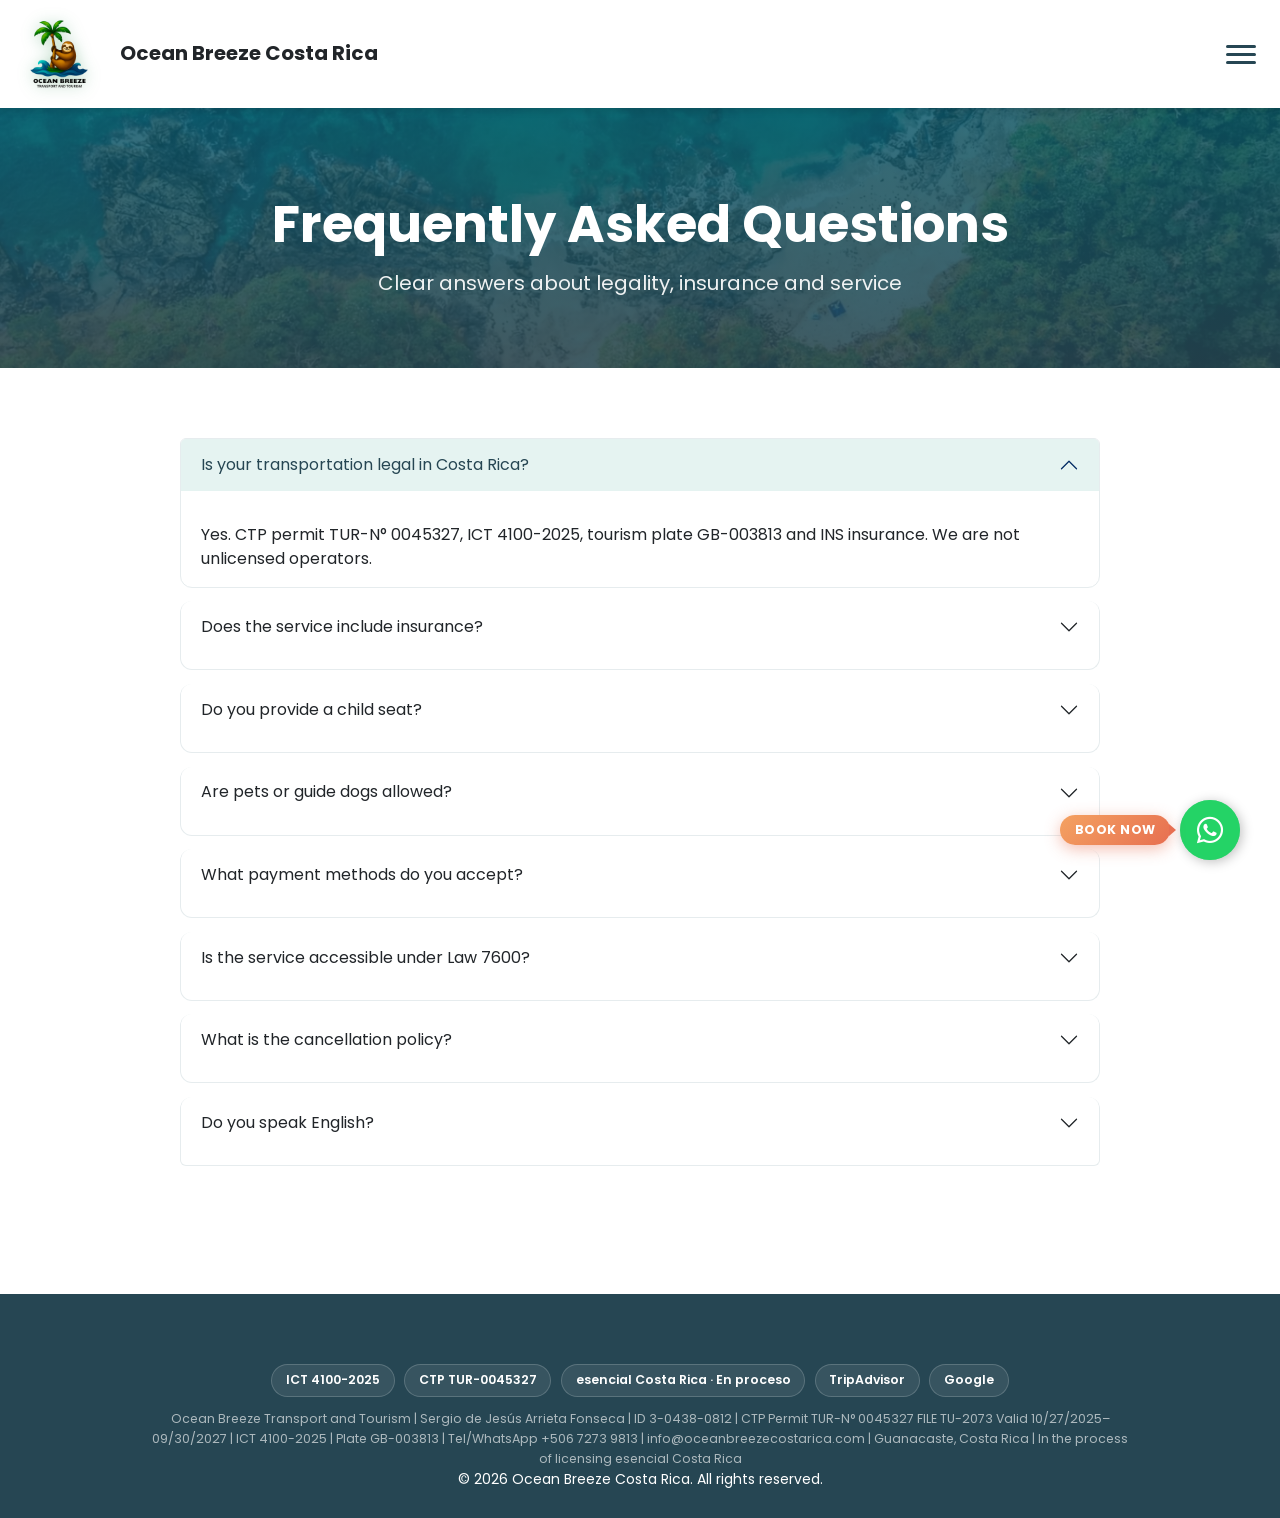
<file: faq.html>
<!DOCTYPE html>
<html lang="en">
<head>
    <meta charset="UTF-8">
    <meta name="viewport" content="width=device-width, initial-scale=1.0">
    <title>FAQ | Ocean Breeze Costa Rica</title>
    <meta name="description" content="Frequently asked questions about Ocean Breeze Costa Rica tours, private transfers, bookings, and permits in Guanacaste.">
    <meta name="robots" content="index, follow, max-image-preview:large, max-snippet:-1, max-video-preview:-1">
    <link rel="canonical" href="https://oceanbreezecostarica.com/faq.html">
    <link rel="icon" type="image/x-icon" href="favicon.ico">
    <meta property="og:type" content="website">
    <meta property="og:locale" content="en_US">
    <meta property="og:site_name" content="Ocean Breeze Costa Rica">
    <meta property="og:title" content="FAQ | Ocean Breeze Costa Rica">
    <meta property="og:description" content="Answers about tours, private transfers, bookings, and permits in Guanacaste.">
    <meta property="og:url" content="https://oceanbreezecostarica.com/faq.html">
    <meta property="og:image" content="https://oceanbreezecostarica.com/images/Fondo-Principal.webp">
    <meta name="twitter:card" content="summary_large_image">
    <meta name="twitter:title" content="FAQ | Ocean Breeze Costa Rica">
    <meta name="twitter:description" content="Answers about tours, private transfers, bookings, and permits in Guanacaste.">
    <meta name="twitter:image" content="https://oceanbreezecostarica.com/images/Fondo-Principal.webp">
    <script type="application/ld+json">
    {
      "@context": "https://schema.org",
      "@type": "FAQPage",
      "mainEntity": [
        {
          "@type": "Question",
          "name": "Is your transportation legal in Costa Rica?",
          "acceptedAnswer": {
            "@type": "Answer",
            "text": "Yes. CTP permit TUR-N° 0045327, ICT 4100-2025, tourism plate GB-003813 and INS insurance. We are not unlicensed operators."
          }
        },
        {
          "@type": "Question",
          "name": "Does the service include insurance?",
          "acceptedAnswer": {
            "@type": "Answer",
            "text": "Yes. Basic INS traveler policy for 15 passengers plus SOA. Additional insurance is optional."
          }
        },
        {
          "@type": "Question",
          "name": "Do you provide a child seat?",
          "acceptedAnswer": {
            "@type": "Answer",
            "text": "Yes, free of charge upon request. Law 9078."
          }
        },
        {
          "@type": "Question",
          "name": "Are pets or guide dogs allowed?",
          "acceptedAnswer": {
            "@type": "Answer",
            "text": "Guide dogs are always allowed. Small pets in a crate are subject to prior consultation."
          }
        },
        {
          "@type": "Question",
          "name": "What payment methods do you accept?",
          "acceptedAnswer": {
            "@type": "Answer",
            "text": "Banco Nacional / Banco de Costa Rica transfer, Sinpe Móvil 7273-9813, PayPal and cash in USD or CRC."
          }
        },
        {
          "@type": "Question",
          "name": "Is the service accessible under Law 7600?",
          "acceptedAnswer": {
            "@type": "Answer",
            "text": "Personalized assistance, guide-dog space and a folding ramp with 48 hours' notice."
          }
        },
        {
          "@type": "Question",
          "name": "Do you speak English?",
          "acceptedAnswer": {
            "@type": "Answer",
            "text": "Yes. Our driver is bilingual."
          }
        }
      ]
    }
    </script>
    <link href="https://cdn.jsdelivr.net/npm/bootstrap@5.3.0/dist/css/bootstrap.min.css" rel="stylesheet">
    <link rel="stylesheet" href="https://cdnjs.cloudflare.com/ajax/libs/font-awesome/6.4.0/css/all.min.css">
    <link href="https://unpkg.com/aos@2.3.1/dist/aos.css" rel="stylesheet">
    <link href="https://fonts.googleapis.com/css2?family=Poppins:wght@300;400;600;700&display=swap" rel="stylesheet">
    <link rel="stylesheet" href="css/normalize.css">
    <link rel="stylesheet" href="css/style.css">
    <link rel="stylesheet" href="css/responsive.css">
</head>
<body data-page="faq">

    <nav class="navbar navbar-expand-xxl fixed-top" id="navbar">
        <div class="container">
            <a class="navbar-brand" href="index.html">
                <img src="images/Logo Ocean Breeze Editable.webp" alt="Ocean Breeze Costa Rica Logo"> 
                <span class="d-inline ms-2 text-dark fw-bold" id="brand-text">Ocean Breeze Costa Rica</span>
            </a>
            <button class="navbar-toggler bg-light" type="button" data-bs-toggle="collapse" data-bs-target="#navbarNav">
                <span class="navbar-toggler-icon"></span>
            </button>
            <div class="collapse navbar-collapse" id="navbarNav">
                <ul class="navbar-nav ms-auto">
                    <li class="nav-item"><a class="nav-link" href="index.html" data-translate="nav.home">Home</a></li>
                    <li class="nav-item dropdown">
                        <a class="nav-link dropdown-toggle" href="#" id="toursDropdown" role="button" data-bs-toggle="dropdown" data-bs-auto-close="true" data-bs-display="static" aria-expanded="false" data-translate="nav.tours">
                            Tours
                        </a>
                        <ul class="dropdown-menu" aria-labelledby="toursDropdown" data-bs-popper="static">
                            <li><a class="dropdown-item" href="index.html#playa-conchal" data-tour="playa-conchal" data-translate="tours.playa-conchal.name">White Beaches Tour</a></li>
                            <li><a class="dropdown-item" href="index.html#volcan-arenal" data-tour="volcan-arenal" data-translate="tours.volcan-arenal.name">Arenal Volcano and La Fortuna Waterfall</a></li>
                            <li><a class="dropdown-item" href="index.html#monteverde" data-tour="monteverde" data-translate="tours.monteverde.name">Monteverde Cloud Forest</a></li>
                            <li><a class="dropdown-item" href="index.html#borinquen-mountain" data-tour="borinquen-mountain" data-translate="tours.borinquen-mountain.name">Borinquen Mountain Resort & Spa</a></li>
                            <li><a class="dropdown-item" href="index.html#la-leona-waterfall" data-tour="la-leona-waterfall" data-translate="tours.la-leona-waterfall.name">La Leona Waterfall</a></li>
                            <li><a class="dropdown-item" href="index.html#rio-celeste" data-tour="rio-celeste" data-translate="tours.rio-celeste.name">Río Celeste</a></li>
                            <li><a class="dropdown-item" href="index.html#catamaran-sunset" data-tour="catamaran-sunset" data-translate="tours.catamaran-sunset.name">Catamaran Sailing Sunset Tour</a></li>
                            <li><a class="dropdown-item" href="index.html#miravalles" data-tour="miravalles" data-translate="tours.miravalles.name">Miravalles Volcano and Waterfalls</a></li>
                            <li><a class="dropdown-item" href="index.html#rincon-vieja" data-tour="rincon-vieja" data-translate="tours.rincon-vieja.name">Rincón de La Vieja Hiking Tour</a></li>
                            <li><a class="dropdown-item" href="index.html#palo-verde" data-tour="palo-verde" data-translate="tours.palo-verde.name">Palo Verde Jungle and Cultural</a></li>
                            <li><a class="dropdown-item" href="index.html#hacienda-guachipelin" data-tour="hacienda-guachipelin" data-translate="tours.hacienda-guachipelin.name">Hacienda Guachipelin Tubing and Canopy Tour</a></li>
                            <li><a class="dropdown-item" href="index.html#sport-fishing" data-tour="sport-fishing" data-translate="tours.sport-fishing.name">Sport Fishing / Full Day</a></li>
                            <li><a class="dropdown-item" href="index.html#colorado-river-rafting" data-tour="colorado-river-rafting" data-translate="tours.colorado-river-rafting.name">Colorado River Rafting</a></li>
                            <li><a class="dropdown-item" href="index.html#atvs" data-tour="atvs" data-translate="tours.atvs.name">ATVs</a></li>
                            <li><a class="dropdown-item" href="index.html#llanos-cortez-sloth" data-tour="llanos-cortez-sloth" data-translate="tours.llanos-cortez-sloth.name">Llanos de Cortez, sloth and coffee tour</a></li>
                            <li><a class="dropdown-item" href="index.html#paddleboard-kayak" data-tour="paddleboard-kayak" data-translate="tours.paddleboard-kayak.name">Paddleboard and Kayak Tour</a></li>
                        </ul>
                    </li>
                    <li class="nav-item"><a class="nav-link" href="index.html#destinos" data-translate="nav.destinations">Destinations</a></li>
                    <li class="nav-item"><a class="nav-link" href="transporte.html" data-translate="nav.transport">Transport</a></li>
                    <li class="nav-item dropdown">
                        <a class="nav-link dropdown-toggle" href="#" id="companyDropdown" role="button" data-bs-toggle="dropdown" data-bs-auto-close="true" data-bs-display="static" aria-expanded="false" data-translate="nav.company">
                            Company
                        </a>
                        <ul class="dropdown-menu" aria-labelledby="companyDropdown" data-bs-popper="static">
                            <li><a class="dropdown-item" href="nosotros.html" data-translate="nav.about">About Us</a></li>
                            <li><a class="dropdown-item" href="sostenibilidad.html" data-translate="nav.sustainability">Sustainability</a></li>
                            <li><a class="dropdown-item" href="legalidad.html" data-translate="nav.legal">Legal</a></li>
                            <li><a class="dropdown-item" href="terminos.html" data-translate="nav.terms">Terms</a></li>
                            <li><a class="dropdown-item" href="faq.html" data-translate="nav.faq">FAQ</a></li>
                        </ul>
                    </li>
                    <li class="nav-item"><a class="nav-link" href="Contacto.html " data-translate="nav.contact">Contact</a></li>
                    <li class="nav-item">
                        <button class="btn btn-outline-primary ms-2 language-toggle" id="languageToggle" type="button" aria-label="Change language">
                            <i class="fas fa-globe me-1"></i><span id="currentLang">EN</span>
                        </button>
                    </li>
                </ul>
            </div>
        </div>
    </nav>

    <section class="info-hero">
        <div class="container">
            <h1 data-translate="pages.title">Frequently Asked Questions</h1>
            <p data-translate="pages.subtitle">Clear answers about legality, insurance and service</p>
        </div>
    </section>

    <section class="info-page">
        <div class="container">
            <div class="info-block" data-lang="en">
                <div class="accordion" id="faqEn">
                    <div class="accordion-item faq-item"><h2 class="accordion-header"><button class="accordion-button" data-bs-toggle="collapse" data-bs-target="#en1">Is your transportation legal in Costa Rica?</button></h2><div id="en1" class="accordion-collapse collapse show" data-bs-parent="#faqEn"><div class="accordion-body">Yes. CTP permit TUR-N° 0045327, ICT 4100-2025, tourism plate GB-003813 and INS insurance. We are not unlicensed operators.</div></div></div>
                    <div class="accordion-item faq-item"><h2 class="accordion-header"><button class="accordion-button collapsed" data-bs-toggle="collapse" data-bs-target="#en2">Does the service include insurance?</button></h2><div id="en2" class="accordion-collapse collapse" data-bs-parent="#faqEn"><div class="accordion-body">Yes. Basic INS traveler policy for 15 passengers plus SOA. Additional insurance is optional.</div></div></div>
                    <div class="accordion-item faq-item"><h2 class="accordion-header"><button class="accordion-button collapsed" data-bs-toggle="collapse" data-bs-target="#en3">Do you provide a child seat?</button></h2><div id="en3" class="accordion-collapse collapse" data-bs-parent="#faqEn"><div class="accordion-body">Yes, free of charge upon request. Law 9078.</div></div></div>
                    <div class="accordion-item faq-item"><h2 class="accordion-header"><button class="accordion-button collapsed" data-bs-toggle="collapse" data-bs-target="#en4">Are pets or guide dogs allowed?</button></h2><div id="en4" class="accordion-collapse collapse" data-bs-parent="#faqEn"><div class="accordion-body">Guide dogs are always allowed. Small pets in a crate are subject to prior consultation.</div></div></div>
                    <div class="accordion-item faq-item"><h2 class="accordion-header"><button class="accordion-button collapsed" data-bs-toggle="collapse" data-bs-target="#en5">What payment methods do you accept?</button></h2><div id="en5" class="accordion-collapse collapse" data-bs-parent="#faqEn"><div class="accordion-body">Banco Nacional / Banco de Costa Rica transfer, Sinpe Móvil 7273-9813, PayPal and cash in USD or CRC.</div></div></div>
                    <div class="accordion-item faq-item"><h2 class="accordion-header"><button class="accordion-button collapsed" data-bs-toggle="collapse" data-bs-target="#en6">Is the service accessible under Law 7600?</button></h2><div id="en6" class="accordion-collapse collapse" data-bs-parent="#faqEn"><div class="accordion-body">Personalized assistance, guide-dog space and a folding ramp with 48 hours' notice.</div></div></div>
                    <div class="accordion-item faq-item"><h2 class="accordion-header"><button class="accordion-button collapsed" data-bs-toggle="collapse" data-bs-target="#en7">What is the cancellation policy?</button></h2><div id="en7" class="accordion-collapse collapse" data-bs-parent="#faqEn"><div class="accordion-body">See our <a href="terminos.html">Terms and Cancellation Policy</a>.</div></div></div>
                    <div class="accordion-item faq-item"><h2 class="accordion-header"><button class="accordion-button collapsed" data-bs-toggle="collapse" data-bs-target="#en8">Do you speak English?</button></h2><div id="en8" class="accordion-collapse collapse" data-bs-parent="#faqEn"><div class="accordion-body">Yes. Our driver is bilingual.</div></div></div>
                </div>
            </div>
            <div class="info-block" data-lang="es" hidden>
                <div class="accordion" id="faqEs">
                    <div class="accordion-item faq-item"><h2 class="accordion-header"><button class="accordion-button" data-bs-toggle="collapse" data-bs-target="#es1">¿Su transporte es legal en Costa Rica?</button></h2><div id="es1" class="accordion-collapse collapse show" data-bs-parent="#faqEs"><div class="accordion-body">Sí. Permiso CTP TUR-N° 0045327, ICT 4100-2025, placa GB-003813 de turismo y seguros INS. No somos piratas.</div></div></div>
                    <div class="accordion-item faq-item"><h2 class="accordion-header"><button class="accordion-button collapsed" data-bs-toggle="collapse" data-bs-target="#es2">¿Incluye seguro?</button></h2><div id="es2" class="accordion-collapse collapse" data-bs-parent="#faqEs"><div class="accordion-body">Sí, póliza básica de viajeros INS para 15 pasajeros + SOA. Seguro adicional opcional.</div></div></div>
                    <div class="accordion-item faq-item"><h2 class="accordion-header"><button class="accordion-button collapsed" data-bs-toggle="collapse" data-bs-target="#es3">¿Hay silla para niños?</button></h2><div id="es3" class="accordion-collapse collapse" data-bs-parent="#faqEs"><div class="accordion-body">Sí, gratis bajo solicitud. Ley 9078.</div></div></div>
                    <div class="accordion-item faq-item"><h2 class="accordion-header"><button class="accordion-button collapsed" data-bs-toggle="collapse" data-bs-target="#es4">¿Mascotas / perro guía?</button></h2><div id="es4" class="accordion-collapse collapse" data-bs-parent="#faqEs"><div class="accordion-body">El perro guía está permitido siempre. Mascotas pequeñas en jaula bajo consulta.</div></div></div>
                    <div class="accordion-item faq-item"><h2 class="accordion-header"><button class="accordion-button collapsed" data-bs-toggle="collapse" data-bs-target="#es5">¿Métodos de pago?</button></h2><div id="es5" class="accordion-collapse collapse" data-bs-parent="#faqEs"><div class="accordion-body">Transferencia Banco Nacional / Banco de Costa Rica, Sinpe Móvil 7273-9813, PayPal y efectivo USD/CRC.</div></div></div>
                    <div class="accordion-item faq-item"><h2 class="accordion-header"><button class="accordion-button collapsed" data-bs-toggle="collapse" data-bs-target="#es6">¿Es accesible según la Ley 7600?</button></h2><div id="es6" class="accordion-collapse collapse" data-bs-parent="#faqEs"><div class="accordion-body">Asistencia personalizada, espacio para perro guía y rampa plegable con 48 h de aviso.</div></div></div>
                    <div class="accordion-item faq-item"><h2 class="accordion-header"><button class="accordion-button collapsed" data-bs-toggle="collapse" data-bs-target="#es7">¿Cancelación?</button></h2><div id="es7" class="accordion-collapse collapse" data-bs-parent="#faqEs"><div class="accordion-body">Ver política en <a href="terminos.html">Términos y Condiciones</a>.</div></div></div>
                    <div class="accordion-item faq-item"><h2 class="accordion-header"><button class="accordion-button collapsed" data-bs-toggle="collapse" data-bs-target="#es8">¿Hablan inglés?</button></h2><div id="es8" class="accordion-collapse collapse" data-bs-parent="#faqEs"><div class="accordion-body">Sí, chofer bilingüe.</div></div></div>
                </div>
            </div>
        </div>
    </section>

    <footer>
        <div class="container text-center">
            <div class="footer-seals">
                <span class="seal-badge">ICT 4100-2025</span>
                <span class="seal-badge">CTP TUR-0045327</span>
                <span class="seal-badge">esencial Costa Rica · En proceso</span>
                <a class="seal-badge" href="https://www.tripadvisor.com/Attraction_Review-g309240-d34116223-Reviews-Ocean_Breeze_Costa_Rica-Liberia_Province_of_Guanacaste.html" target="_blank" rel="noopener noreferrer">TripAdvisor</a>
                <a class="seal-badge" href="https://www.google.com/search?q=Ocean+Breeze+Costa+Rica+Guanacaste" target="_blank" rel="noopener noreferrer">Google</a>
            </div>
            <p class="footer-compliance" data-translate="footer.compliance">Ocean Breeze Transport and Tourism | Sergio de Jesús Arrieta Fonseca | ID 3-0438-0812 | CTP Permit TUR-N° 0045327 FILE TU-2073 Valid 10/27/2025–09/30/2027 | ICT 4100-2025 | Plate GB-003813 | Tel/WhatsApp +506 7273 9813 | info@oceanbreezecostarica.com | Guanacaste, Costa Rica | In the process of licensing esencial Costa Rica</p>
            <p class="small mb-2" data-translate="footer.rights">&copy; <span id="currentYear">2026</span> Ocean Breeze Costa Rica. All rights reserved.</p>
        </div>
    </footer>
    <a href="https://wa.me/50672739813" class="whatsapp-float" target="_blank" rel="noopener noreferrer" aria-label="Book now on WhatsApp">
        <span class="whatsapp-float-label" data-translate="whatsapp.bookNow">Book now</span>
        <i class="fab fa-whatsapp" aria-hidden="true"></i>
    </a>
    <script src="https://cdn.jsdelivr.net/npm/bootstrap@5.3.0/dist/js/bootstrap.bundle.min.js"></script>
    <script src="https://unpkg.com/aos@2.3.1/dist/aos.js"></script>
    <script src="js/utils.js"></script>
    <script src="js/translations.js"></script>
    <script src="js/i18n.js"></script>
    <script src="js/main.js"></script>
</body>
</html>
</file>
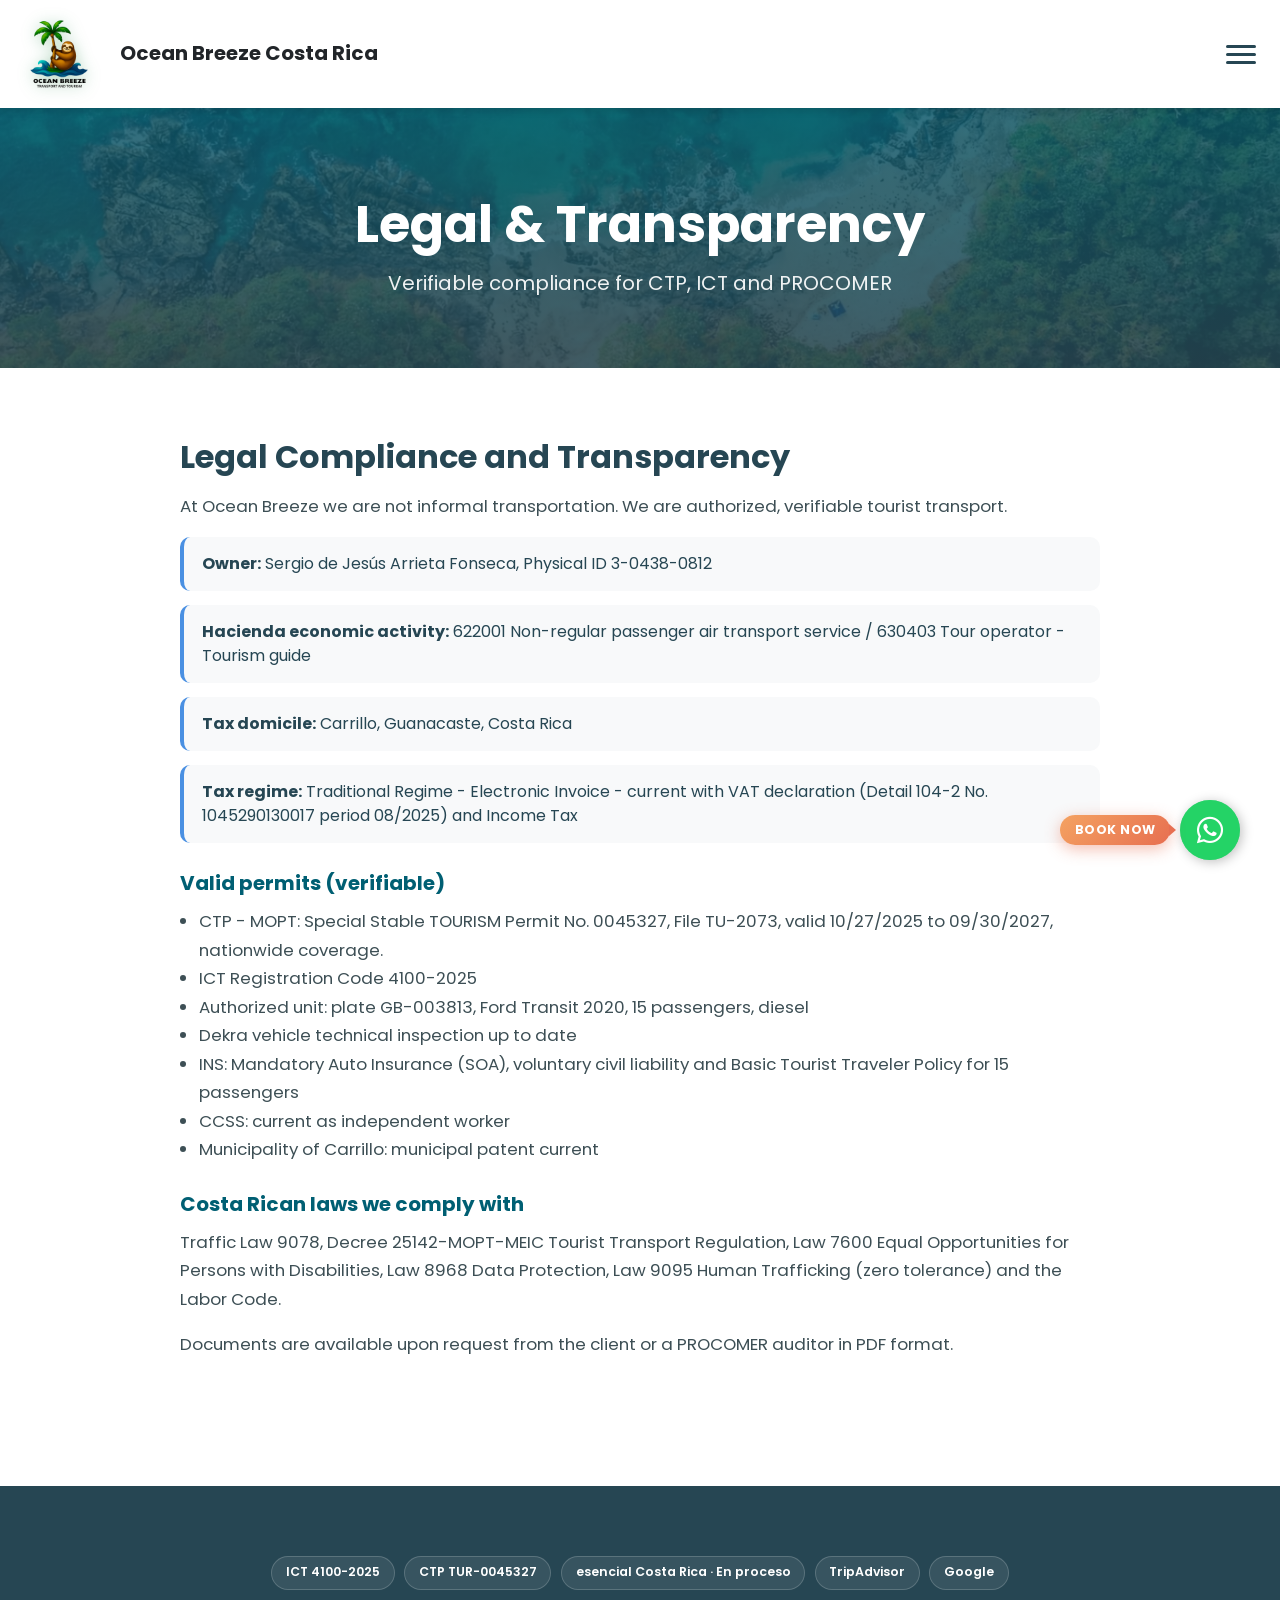
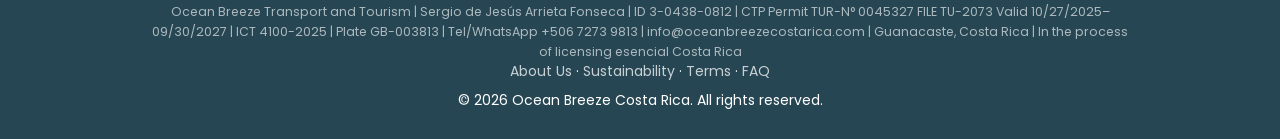
<file: legalidad.html>
<!DOCTYPE html>
<html lang="en">
<head>
    <meta charset="UTF-8">
    <meta name="viewport" content="width=device-width, initial-scale=1.0">
    <title>Legal Permits | Ocean Breeze Costa Rica</title>
    <meta name="description" content="Legal permits of Ocean Breeze Costa Rica: CTP TUR-0045327, ICT 4100-2025, insured Ford Transit plate GB-003813.">
    <meta name="robots" content="index, follow, max-image-preview:large, max-snippet:-1, max-video-preview:-1">
    <link rel="canonical" href="https://oceanbreezecostarica.com/legalidad.html">
    <link rel="icon" type="image/x-icon" href="favicon.ico">
    <meta property="og:type" content="website">
    <meta property="og:locale" content="en_US">
    <meta property="og:site_name" content="Ocean Breeze Costa Rica">
    <meta property="og:title" content="Legal Permits | Ocean Breeze Costa Rica">
    <meta property="og:description" content="CTP TUR-0045327, ICT 4100-2025, and insured Ford Transit GB-003813.">
    <meta property="og:url" content="https://oceanbreezecostarica.com/legalidad.html">
   <meta property="og:image" content="https://oceanbreezecostarica.com/images/Fondo-Principal.webp">
    <meta name="twitter:card" content="summary_large_image">
    <meta name="twitter:title" content="Legal Permits | Ocean Breeze Costa Rica">
    <meta name="twitter:description" content="CTP TUR-0045327, ICT 4100-2025, and insured Ford Transit GB-003813.">
    <meta name="twitter:image" content="https://oceanbreezecostarica.com/images/Fondo-Principal.webp">
    <link href="https://cdn.jsdelivr.net/npm/bootstrap@5.3.0/dist/css/bootstrap.min.css" rel="stylesheet">
    <link rel="stylesheet" href="https://cdnjs.cloudflare.com/ajax/libs/font-awesome/6.4.0/css/all.min.css">
    <link href="https://unpkg.com/aos@2.3.1/dist/aos.css" rel="stylesheet">
    <link href="https://fonts.googleapis.com/css2?family=Poppins:wght@300;400;600;700&display=swap" rel="stylesheet">
    <link rel="stylesheet" href="css/normalize.css">
    <link rel="stylesheet" href="css/style.css">
    <link rel="stylesheet" href="css/responsive.css">
</head>
<body data-page="legal">

    <nav class="navbar navbar-expand-xxl fixed-top" id="navbar">
        <div class="container">
            <a class="navbar-brand" href="index.html">
                <img src="images/Logo Ocean Breeze Editable.webp" alt="Ocean Breeze Costa Rica Logo"> 
                <span class="d-inline ms-2 text-dark fw-bold" id="brand-text">Ocean Breeze Costa Rica</span>
            </a>
            <button class="navbar-toggler bg-light" type="button" data-bs-toggle="collapse" data-bs-target="#navbarNav">
                <span class="navbar-toggler-icon"></span>
            </button>
            <div class="collapse navbar-collapse" id="navbarNav">
                <ul class="navbar-nav ms-auto">
                    <li class="nav-item"><a class="nav-link" href="index.html" data-translate="nav.home">Home</a></li>
                    <li class="nav-item dropdown">
                        <a class="nav-link dropdown-toggle" href="#" id="toursDropdown" role="button" data-bs-toggle="dropdown" data-bs-auto-close="true" data-bs-display="static" aria-expanded="false" data-translate="nav.tours">
                            Tours
                        </a>
                        <ul class="dropdown-menu" aria-labelledby="toursDropdown" data-bs-popper="static">
                            <li><a class="dropdown-item" href="index.html#playa-conchal" data-tour="playa-conchal" data-translate="tours.playa-conchal.name">White Beaches Tour</a></li>
                            <li><a class="dropdown-item" href="index.html#volcan-arenal" data-tour="volcan-arenal" data-translate="tours.volcan-arenal.name">Arenal Volcano and La Fortuna Waterfall</a></li>
                            <li><a class="dropdown-item" href="index.html#monteverde" data-tour="monteverde" data-translate="tours.monteverde.name">Monteverde Cloud Forest</a></li>
                            <li><a class="dropdown-item" href="index.html#borinquen-mountain" data-tour="borinquen-mountain" data-translate="tours.borinquen-mountain.name">Borinquen Mountain Resort & Spa</a></li>
                            <li><a class="dropdown-item" href="index.html#la-leona-waterfall" data-tour="la-leona-waterfall" data-translate="tours.la-leona-waterfall.name">La Leona Waterfall</a></li>
                            <li><a class="dropdown-item" href="index.html#rio-celeste" data-tour="rio-celeste" data-translate="tours.rio-celeste.name">Río Celeste</a></li>
                            <li><a class="dropdown-item" href="index.html#catamaran-sunset" data-tour="catamaran-sunset" data-translate="tours.catamaran-sunset.name">Catamaran Sailing Sunset Tour</a></li>
                            <li><a class="dropdown-item" href="index.html#miravalles" data-tour="miravalles" data-translate="tours.miravalles.name">Miravalles Volcano and Waterfalls</a></li>
                            <li><a class="dropdown-item" href="index.html#rincon-vieja" data-tour="rincon-vieja" data-translate="tours.rincon-vieja.name">Rincón de La Vieja Hiking Tour</a></li>
                            <li><a class="dropdown-item" href="index.html#palo-verde" data-tour="palo-verde" data-translate="tours.palo-verde.name">Palo Verde Jungle and Cultural</a></li>
                            <li><a class="dropdown-item" href="index.html#hacienda-guachipelin" data-tour="hacienda-guachipelin" data-translate="tours.hacienda-guachipelin.name">Hacienda Guachipelin Tubing and Canopy Tour</a></li>
                            <li><a class="dropdown-item" href="index.html#sport-fishing" data-tour="sport-fishing" data-translate="tours.sport-fishing.name">Sport Fishing / Full Day</a></li>
                            <li><a class="dropdown-item" href="index.html#colorado-river-rafting" data-tour="colorado-river-rafting" data-translate="tours.colorado-river-rafting.name">Colorado River Rafting</a></li>
                            <li><a class="dropdown-item" href="index.html#atvs" data-tour="atvs" data-translate="tours.atvs.name">ATVs</a></li>
                            <li><a class="dropdown-item" href="index.html#llanos-cortez-sloth" data-tour="llanos-cortez-sloth" data-translate="tours.llanos-cortez-sloth.name">Llanos de Cortez, sloth and coffee tour</a></li>
                            <li><a class="dropdown-item" href="index.html#paddleboard-kayak" data-tour="paddleboard-kayak" data-translate="tours.paddleboard-kayak.name">Paddleboard and Kayak Tour</a></li>
                        </ul>
                    </li>
                    <li class="nav-item"><a class="nav-link" href="index.html#destinos" data-translate="nav.destinations">Destinations</a></li>
                    <li class="nav-item"><a class="nav-link" href="transporte.html" data-translate="nav.transport">Transport</a></li>
                    <li class="nav-item dropdown">
                        <a class="nav-link dropdown-toggle" href="#" id="companyDropdown" role="button" data-bs-toggle="dropdown" data-bs-auto-close="true" data-bs-display="static" aria-expanded="false" data-translate="nav.company">
                            Company
                        </a>
                        <ul class="dropdown-menu" aria-labelledby="companyDropdown" data-bs-popper="static">
                            <li><a class="dropdown-item" href="nosotros.html" data-translate="nav.about">About Us</a></li>
                            <li><a class="dropdown-item" href="sostenibilidad.html" data-translate="nav.sustainability">Sustainability</a></li>
                            <li><a class="dropdown-item" href="legalidad.html" data-translate="nav.legal">Legal</a></li>
                            <li><a class="dropdown-item" href="terminos.html" data-translate="nav.terms">Terms</a></li>
                            <li><a class="dropdown-item" href="faq.html" data-translate="nav.faq">FAQ</a></li>
                        </ul>
                    </li>
                    <li class="nav-item"><a class="nav-link" href="Contacto.html " data-translate="nav.contact">Contact</a></li>
                    <li class="nav-item">
                        <button class="btn btn-outline-primary ms-2 language-toggle" id="languageToggle" type="button" aria-label="Change language">
                            <i class="fas fa-globe me-1"></i><span id="currentLang">EN</span>
                        </button>
                    </li>
                </ul>
            </div>
        </div>
    </nav>


    <section class="info-hero">
        <div class="container">
            <h1 data-translate="pages.title">Legal & Transparency</h1>
            <p data-translate="pages.subtitle">Verifiable compliance for CTP, ICT and PROCOMER</p>
        </div>
    </section>

    <section class="info-page">
        <div class="container">
            <div data-lang="en">
                <div class="info-block">
                    <h2>Legal Compliance and Transparency</h2>
                    <p>At Ocean Breeze we are not informal transportation. We are authorized, verifiable tourist transport.</p>
                    <div class="permit-list">
                        <div class="permit-item"><strong>Owner:</strong> Sergio de Jesús Arrieta Fonseca, Physical ID 3-0438-0812</div>
                        <div class="permit-item"><strong>Hacienda economic activity:</strong> 622001 Non-regular passenger air transport service / 630403 Tour operator - Tourism guide</div>
                        <div class="permit-item"><strong>Tax domicile:</strong> Carrillo, Guanacaste, Costa Rica</div>
                        <div class="permit-item"><strong>Tax regime:</strong> Traditional Regime - Electronic Invoice - current with VAT declaration (Detail 104-2 No. 1045290130017 period 08/2025) and Income Tax</div>
                    </div>
                    <h3>Valid permits (verifiable)</h3>
                    <ul>
                        <li>CTP - MOPT: Special Stable TOURISM Permit No. 0045327, File TU-2073, valid 10/27/2025 to 09/30/2027, nationwide coverage.</li>
                        <li>ICT Registration Code 4100-2025</li>
                        <li>Authorized unit: plate GB-003813, Ford Transit 2020, 15 passengers, diesel</li>
                        <li>Dekra vehicle technical inspection up to date</li>
                        <li>INS: Mandatory Auto Insurance (SOA), voluntary civil liability and Basic Tourist Traveler Policy for 15 passengers</li>
                        <li>CCSS: current as independent worker</li>
                        <li>Municipality of Carrillo: municipal patent current</li>
                    </ul>
                    <h3>Costa Rican laws we comply with</h3>
                    <p>Traffic Law 9078, Decree 25142-MOPT-MEIC Tourist Transport Regulation, Law 7600 Equal Opportunities for Persons with Disabilities, Law 8968 Data Protection, Law 9095 Human Trafficking (zero tolerance) and the Labor Code.</p>
                    <p>Documents are available upon request from the client or a PROCOMER auditor in PDF format.</p>
                </div>
            </div>
            <div data-lang="es" hidden>
                <div class="info-block">
                    <h2>Legalidad y Cumplimiento Normativo</h2>
                    <p>En Ocean Breeze no somos transporte informal. Somos transporte turístico autorizado y verificable.</p>
                    <div class="permit-list">
                        <div class="permit-item"><strong>Titular:</strong> Sergio de Jesús Arrieta Fonseca, Cédula Física 3-0438-0812</div>
                        <div class="permit-item"><strong>Actividad Económica Hacienda:</strong> 622001 Servicio Transporte Aéreo No Regular de Pasajeros / 630403 Operador Turístico - Guía Turismo</div>
                        <div class="permit-item"><strong>Domicilio Fiscal:</strong> Carrillo, Guanacaste, Costa Rica</div>
                        <div class="permit-item"><strong>Régimen Tributario:</strong> Régimen Tradicional - Factura Electrónica - Al día con declaración IVA (Ver Detalle 104-2 N° 1045290130017 periodo 08/2025) y Renta</div>
                    </div>
                    <h3>Permisos vigentes (verificables)</h3>
                    <ul>
                        <li>Consejo de Transporte Público (CTP) - MOPT: Permiso Especial Estable TURISMO N° 0045327, Expediente TU-2073, vigencia 27/10/2025 al 30/09/2027, recorrido TODO EL TERRITORIO NACIONAL.</li>
                        <li>ICT: Código de Registro 4100-2025</li>
                        <li>Unidad autorizada: placa GB-003813, Ford Transit modelo 2020, capacidad 15 pasajeros, combustible diésel</li>
                        <li>Dekra: Revisión Técnica Vehicular al día</li>
                        <li>INS: Seguro Obligatorio Automotor (SOA), Responsabilidad Civil Voluntaria y Póliza Básica de Viajeros Turísticos para 15 pasajeros vigente</li>
                        <li>CCSS: al día como trabajador independiente</li>
                        <li>Municipalidad de Carrillo: patente al día</li>
                    </ul>
                    <h3>Cumplimiento de leyes de Costa Rica</h3>
                    <p>Ley de Tránsito 9078, Decreto 25142-MOPT-MEIC Reglamento de Transporte Turístico, Ley 7600 Igualdad de Oportunidades para Personas con Discapacidad, Ley 8968 Protección de Datos, Ley 9095 Trata de Personas (cero tolerancia) y Código de Trabajo.</p>
                    <p>Documentos disponibles a solicitud del cliente o auditor PROCOMER en formato PDF.</p>
                </div>
            </div>
        </div>
    </section>

    <footer>
        <div class="container text-center">
            <div class="footer-seals">
                <span class="seal-badge">ICT 4100-2025</span>
                <span class="seal-badge">CTP TUR-0045327</span>
                <span class="seal-badge">esencial Costa Rica · En proceso</span>
                <a class="seal-badge" href="https://www.tripadvisor.com/Attraction_Review-g309240-d34116223-Reviews-Ocean_Breeze_Costa_Rica-Liberia_Province_of_Guanacaste.html" target="_blank" rel="noopener noreferrer">TripAdvisor</a>
                <a class="seal-badge" href="https://www.google.com/search?q=Ocean+Breeze+Costa+Rica+Guanacaste" target="_blank" rel="noopener noreferrer">Google</a>
            </div>
            <p class="footer-compliance" data-translate="footer.compliance">Ocean Breeze Transport and Tourism | Sergio de Jesús Arrieta Fonseca | ID 3-0438-0812 | CTP Permit TUR-N° 0045327 FILE TU-2073 Valid 10/27/2025–09/30/2027 | ICT 4100-2025 | Plate GB-003813 | Tel/WhatsApp +506 7273 9813 | info@oceanbreezecostarica.com | Guanacaste, Costa Rica | In the process of licensing esencial Costa Rica</p>
            <p class="small mb-2"><a href="nosotros.html" data-translate="nav.about">About Us</a> · <a href="sostenibilidad.html" data-translate="nav.sustainability">Sustainability</a> · <a href="terminos.html" data-translate="nav.terms">Terms</a> · <a href="faq.html" data-translate="nav.faq">FAQ</a></p>
            <p class="small mb-2" data-translate="footer.rights">&copy; <span id="currentYear">2026</span> Ocean Breeze Costa Rica. All rights reserved.</p>
        </div>
    </footer>
    <a href="https://wa.me/50672739813" class="whatsapp-float" target="_blank" rel="noopener noreferrer" aria-label="Book now on WhatsApp">
        <span class="whatsapp-float-label" data-translate="whatsapp.bookNow">Book now</span>
        <i class="fab fa-whatsapp" aria-hidden="true"></i>
    </a>
    <script src="https://cdn.jsdelivr.net/npm/bootstrap@5.3.0/dist/js/bootstrap.bundle.min.js"></script>
    <script src="https://unpkg.com/aos@2.3.1/dist/aos.js"></script>
    <script src="js/utils.js"></script>
    <script src="js/translations.js"></script>
    <script src="js/i18n.js"></script>
    <script src="js/main.js"></script>
</body>
</html>
</file>
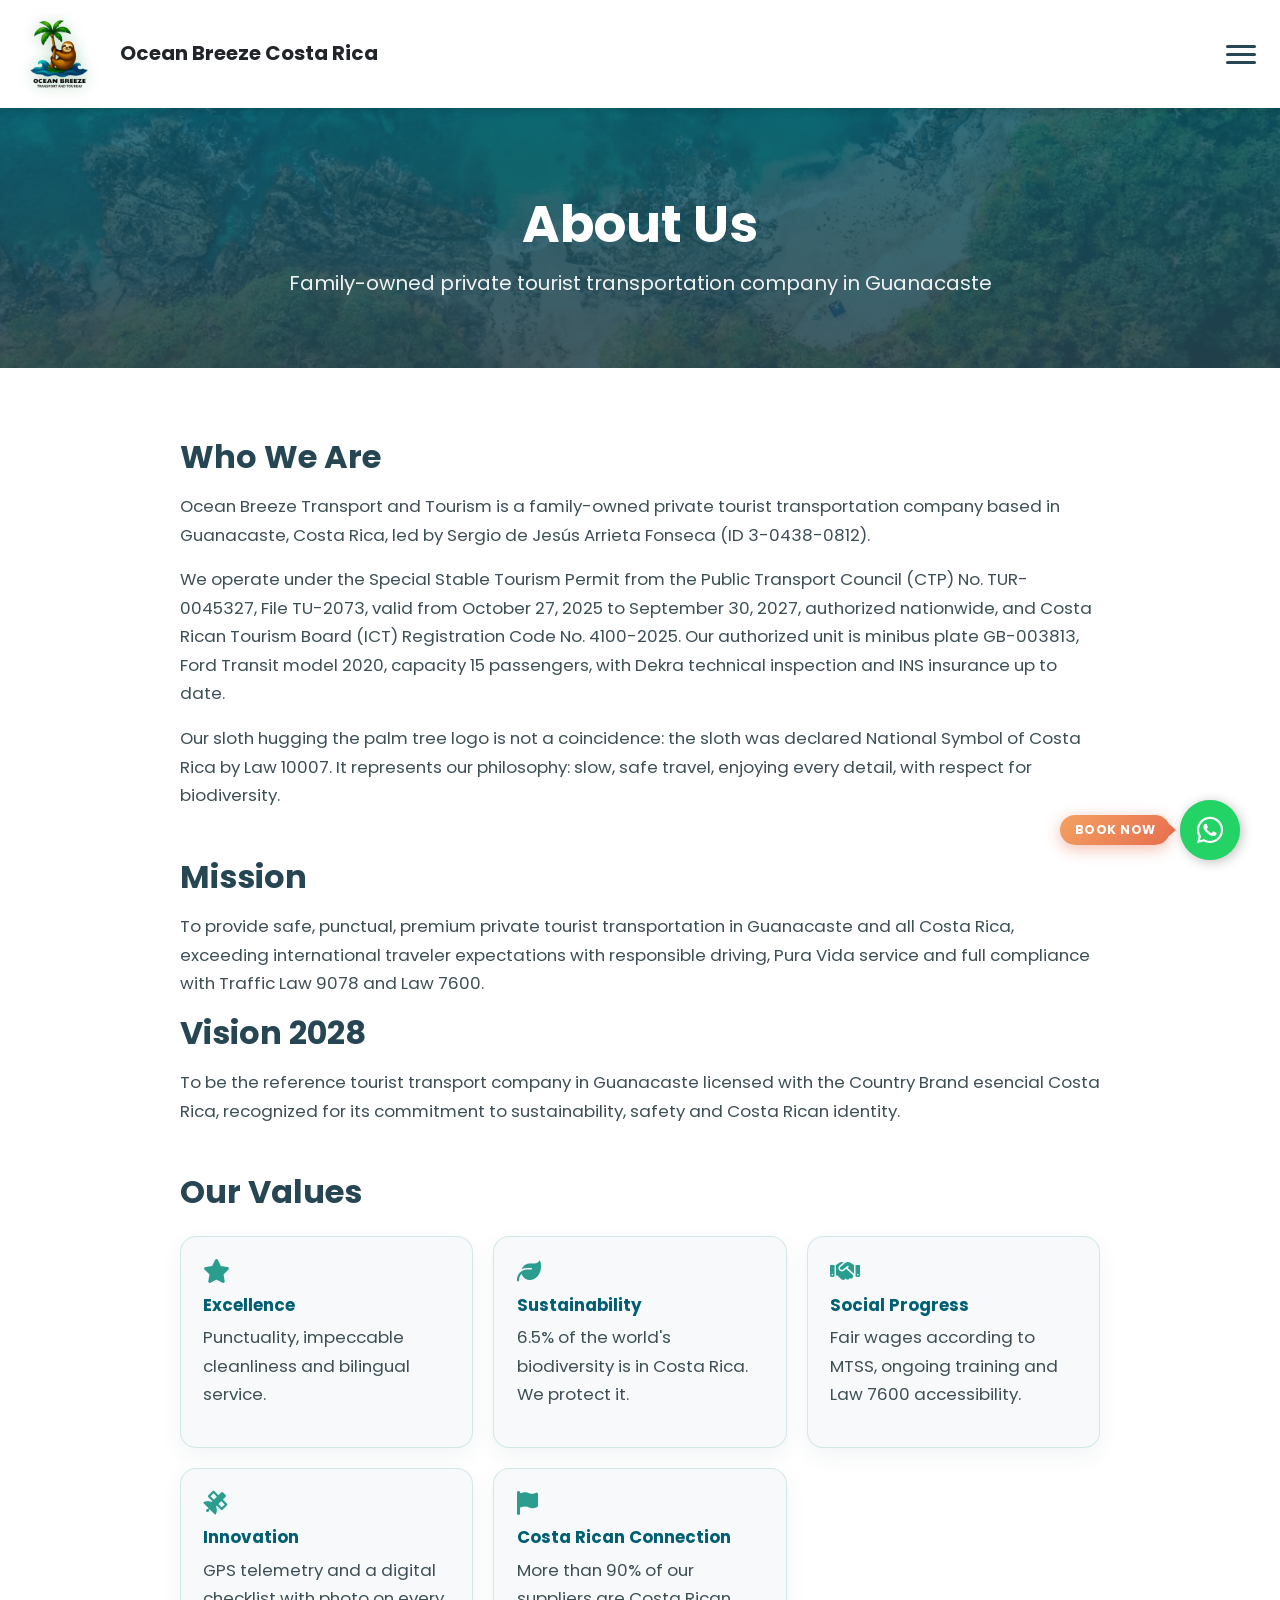
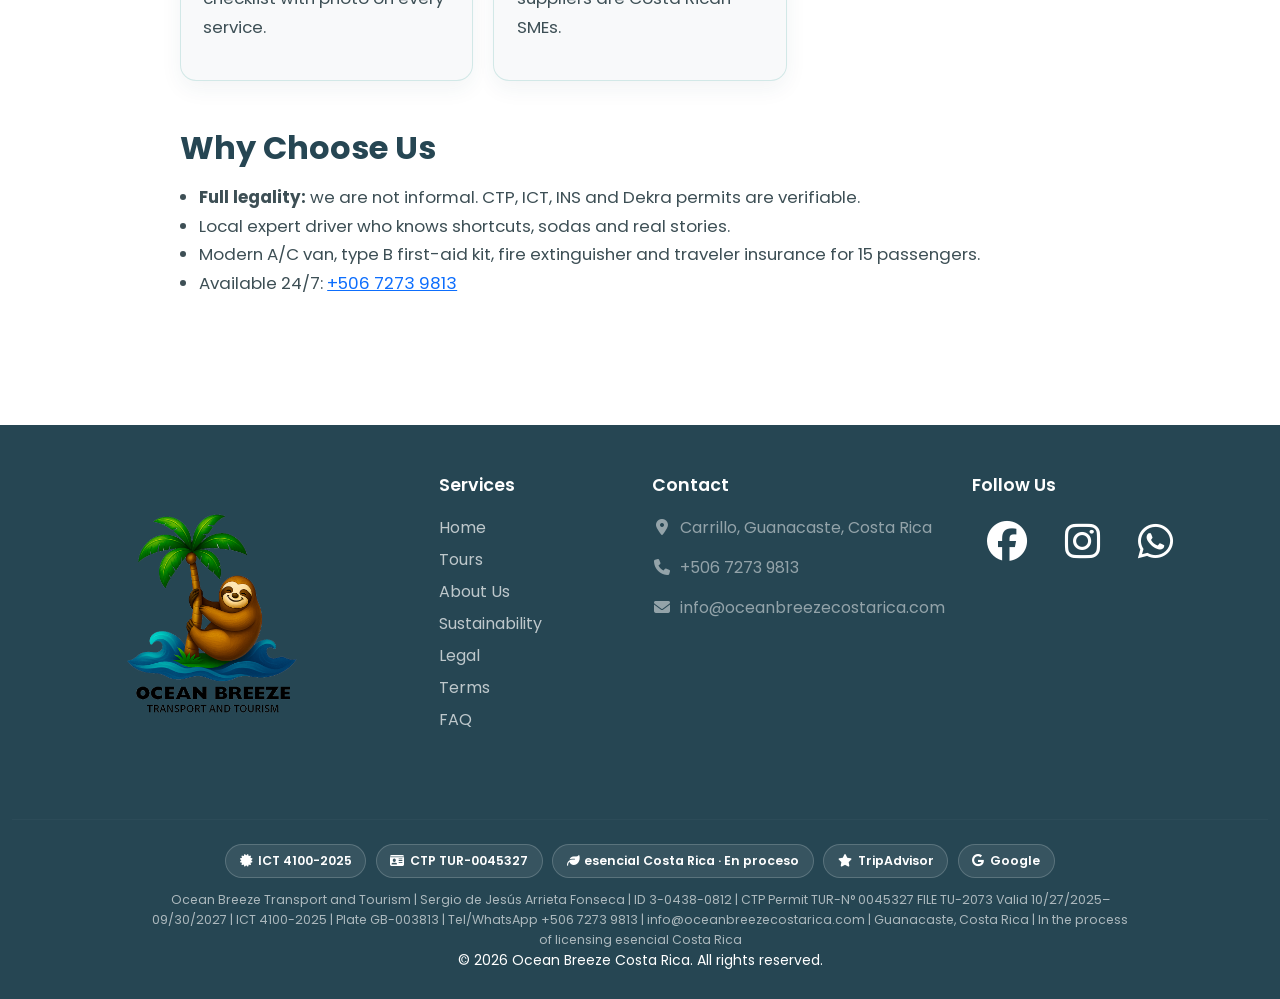
<file: nosotros.html>
<!DOCTYPE html>
<html lang="en">
<head>
    <meta charset="UTF-8">
    <meta name="viewport" content="width=device-width, initial-scale=1.0">
    <title>About Us | Ocean Breeze Costa Rica</title>
    <meta name="description" content="Meet Ocean Breeze Costa Rica: family-owned private transport and tours in Guanacaste, authorized by CTP TUR-0045327 and ICT 4100-2025.">
    <meta name="robots" content="index, follow, max-image-preview:large, max-snippet:-1, max-video-preview:-1">
    <link rel="canonical" href="https://oceanbreezecostarica.com/nosotros.html">
    <link rel="icon" type="image/x-icon" href="favicon.ico">
    <meta property="og:type" content="website">
    <meta property="og:locale" content="en_US">
    <meta property="og:site_name" content="Ocean Breeze Costa Rica">
    <meta property="og:title" content="About Us | Ocean Breeze Costa Rica">
    <meta property="og:description" content="Family-owned private transport and tours in Guanacaste. Licensed by CTP and ICT.">
    <meta property="og:url" content="https://oceanbreezecostarica.com/nosotros.html">
    <meta property="og:image" content="https://oceanbreezecostarica.com/images/Fondo-Principal.webp">
    <meta name="twitter:card" content="summary_large_image">
    <meta name="twitter:title" content="About Us | Ocean Breeze Costa Rica">
    <meta name="twitter:description" content="Family-owned private transport and tours in Guanacaste. Licensed by CTP and ICT.">
    <meta name="twitter:image" content="https://oceanbreezecostarica.com/images/Fondo-Principal.webp">
    <link href="https://cdn.jsdelivr.net/npm/bootstrap@5.3.0/dist/css/bootstrap.min.css" rel="stylesheet">
    <link rel="stylesheet" href="https://cdnjs.cloudflare.com/ajax/libs/font-awesome/6.4.0/css/all.min.css">
    <link href="https://unpkg.com/aos@2.3.1/dist/aos.css" rel="stylesheet">
    <link href="https://fonts.googleapis.com/css2?family=Poppins:wght@300;400;600;700&display=swap" rel="stylesheet">
    <link rel="stylesheet" href="css/normalize.css">
    <link rel="stylesheet" href="css/style.css">
    <link rel="stylesheet" href="css/responsive.css">
</head>
<body data-page="about">

    <nav class="navbar navbar-expand-xxl fixed-top" id="navbar">
        <div class="container">
            <a class="navbar-brand" href="index.html">
                <img src="images/Logo Ocean Breeze Editable.webp" alt="Ocean Breeze Costa Rica Logo"> 
                <span class="d-inline ms-2 text-dark fw-bold" id="brand-text">Ocean Breeze Costa Rica</span>
            </a>
            <button class="navbar-toggler bg-light" type="button" data-bs-toggle="collapse" data-bs-target="#navbarNav">
                <span class="navbar-toggler-icon"></span>
            </button>
            <div class="collapse navbar-collapse" id="navbarNav">
                <ul class="navbar-nav ms-auto">
                    <li class="nav-item"><a class="nav-link" href="index.html" data-translate="nav.home">Home</a></li>
                    <li class="nav-item dropdown">
                        <a class="nav-link dropdown-toggle" href="#" id="toursDropdown" role="button" data-bs-toggle="dropdown" data-bs-auto-close="true" data-bs-display="static" aria-expanded="false" data-translate="nav.tours">
                            Tours
                        </a>
                        <ul class="dropdown-menu" aria-labelledby="toursDropdown" data-bs-popper="static">
                            <li><a class="dropdown-item" href="index.html#playa-conchal" data-tour="playa-conchal" data-translate="tours.playa-conchal.name">White Beaches Tour</a></li>
                            <li><a class="dropdown-item" href="index.html#volcan-arenal" data-tour="volcan-arenal" data-translate="tours.volcan-arenal.name">Arenal Volcano and La Fortuna Waterfall</a></li>
                            <li><a class="dropdown-item" href="index.html#monteverde" data-tour="monteverde" data-translate="tours.monteverde.name">Monteverde Cloud Forest</a></li>
                            <li><a class="dropdown-item" href="index.html#borinquen-mountain" data-tour="borinquen-mountain" data-translate="tours.borinquen-mountain.name">Borinquen Mountain Resort & Spa</a></li>
                            <li><a class="dropdown-item" href="index.html#la-leona-waterfall" data-tour="la-leona-waterfall" data-translate="tours.la-leona-waterfall.name">La Leona Waterfall</a></li>
                            <li><a class="dropdown-item" href="index.html#rio-celeste" data-tour="rio-celeste" data-translate="tours.rio-celeste.name">Río Celeste</a></li>
                            <li><a class="dropdown-item" href="index.html#catamaran-sunset" data-tour="catamaran-sunset" data-translate="tours.catamaran-sunset.name">Catamaran Sailing Sunset Tour</a></li>
                            <li><a class="dropdown-item" href="index.html#miravalles" data-tour="miravalles" data-translate="tours.miravalles.name">Miravalles Volcano and Waterfalls</a></li>
                            <li><a class="dropdown-item" href="index.html#rincon-vieja" data-tour="rincon-vieja" data-translate="tours.rincon-vieja.name">Rincón de La Vieja Hiking Tour</a></li>
                            <li><a class="dropdown-item" href="index.html#palo-verde" data-tour="palo-verde" data-translate="tours.palo-verde.name">Palo Verde Jungle and Cultural</a></li>
                            <li><a class="dropdown-item" href="index.html#hacienda-guachipelin" data-tour="hacienda-guachipelin" data-translate="tours.hacienda-guachipelin.name">Hacienda Guachipelin Tubing and Canopy Tour</a></li>
                            <li><a class="dropdown-item" href="index.html#sport-fishing" data-tour="sport-fishing" data-translate="tours.sport-fishing.name">Sport Fishing / Full Day</a></li>
                            <li><a class="dropdown-item" href="index.html#colorado-river-rafting" data-tour="colorado-river-rafting" data-translate="tours.colorado-river-rafting.name">Colorado River Rafting</a></li>
                            <li><a class="dropdown-item" href="index.html#atvs" data-tour="atvs" data-translate="tours.atvs.name">ATVs</a></li>
                            <li><a class="dropdown-item" href="index.html#llanos-cortez-sloth" data-tour="llanos-cortez-sloth" data-translate="tours.llanos-cortez-sloth.name">Llanos de Cortez, sloth and coffee tour</a></li>
                            <li><a class="dropdown-item" href="index.html#paddleboard-kayak" data-tour="paddleboard-kayak" data-translate="tours.paddleboard-kayak.name">Paddleboard and Kayak Tour</a></li>
                        </ul>
                    </li>
                    <li class="nav-item"><a class="nav-link" href="index.html#destinos" data-translate="nav.destinations">Destinations</a></li>
                    <li class="nav-item"><a class="nav-link" href="transporte.html" data-translate="nav.transport">Transport</a></li>
                    <li class="nav-item dropdown">
                        <a class="nav-link dropdown-toggle" href="#" id="companyDropdown" role="button" data-bs-toggle="dropdown" data-bs-auto-close="true" data-bs-display="static" aria-expanded="false" data-translate="nav.company">
                            Company
                        </a>
                        <ul class="dropdown-menu" aria-labelledby="companyDropdown" data-bs-popper="static">
                            <li><a class="dropdown-item" href="nosotros.html" data-translate="nav.about">About Us</a></li>
                            <li><a class="dropdown-item" href="sostenibilidad.html" data-translate="nav.sustainability">Sustainability</a></li>
                            <li><a class="dropdown-item" href="legalidad.html" data-translate="nav.legal">Legal</a></li>
                            <li><a class="dropdown-item" href="terminos.html" data-translate="nav.terms">Terms</a></li>
                            <li><a class="dropdown-item" href="faq.html" data-translate="nav.faq">FAQ</a></li>
                        </ul>
                    </li>
                    <li class="nav-item"><a class="nav-link" href="Contacto.html " data-translate="nav.contact">Contact</a></li>
                    <li class="nav-item">
                        <button class="btn btn-outline-primary ms-2 language-toggle" id="languageToggle" type="button" aria-label="Change language">
                            <i class="fas fa-globe me-1"></i><span id="currentLang">EN</span>
                        </button>
                    </li>
                </ul>
            </div>
        </div>
    </nav>

    <section class="info-hero">
        <div class="container">
            <h1 data-translate="pages.title">About Us</h1>
            <p data-translate="pages.subtitle">Family-owned private tourist transportation company in Guanacaste</p>
        </div>
    </section>

    <section class="info-page">
        <div class="container">
            <div data-lang="en">
                <div class="info-block" data-aos="fade-up">
                    <h2>Who We Are</h2>
                    <p>Ocean Breeze Transport and Tourism is a family-owned private tourist transportation company based in Guanacaste, Costa Rica, led by Sergio de Jesús Arrieta Fonseca (ID 3-0438-0812).</p>
                    <p>We operate under the Special Stable Tourism Permit from the Public Transport Council (CTP) No. TUR-0045327, File TU-2073, valid from October 27, 2025 to September 30, 2027, authorized nationwide, and Costa Rican Tourism Board (ICT) Registration Code No. 4100-2025. Our authorized unit is minibus plate GB-003813, Ford Transit model 2020, capacity 15 passengers, with Dekra technical inspection and INS insurance up to date.</p>
                    <p>Our sloth hugging the palm tree logo is not a coincidence: the sloth was declared National Symbol of Costa Rica by Law 10007. It represents our philosophy: slow, safe travel, enjoying every detail, with respect for biodiversity.</p>
                </div>
                <div class="info-block" data-aos="fade-up">
                    <h2>Mission</h2>
                    <p>To provide safe, punctual, premium private tourist transportation in Guanacaste and all Costa Rica, exceeding international traveler expectations with responsible driving, Pura Vida service and full compliance with Traffic Law 9078 and Law 7600.</p>
                    <h2>Vision 2028</h2>
                    <p>To be the reference tourist transport company in Guanacaste licensed with the Country Brand esencial Costa Rica, recognized for its commitment to sustainability, safety and Costa Rican identity.</p>
                </div>
                <div class="info-block" data-aos="fade-up">
                    <h2>Our Values</h2>
                    <div class="info-card-grid">
                        <div class="info-card"><i class="fas fa-star"></i><h3>Excellence</h3><p>Punctuality, impeccable cleanliness and bilingual service.</p></div>
                        <div class="info-card"><i class="fas fa-leaf"></i><h3>Sustainability</h3><p>6.5% of the world's biodiversity is in Costa Rica. We protect it.</p></div>
                        <div class="info-card"><i class="fas fa-handshake"></i><h3>Social Progress</h3><p>Fair wages according to MTSS, ongoing training and Law 7600 accessibility.</p></div>
                        <div class="info-card"><i class="fas fa-satellite"></i><h3>Innovation</h3><p>GPS telemetry and a digital checklist with photo on every service.</p></div>
                        <div class="info-card"><i class="fas fa-flag"></i><h3>Costa Rican Connection</h3><p>More than 90% of our suppliers are Costa Rican SMEs.</p></div>
                    </div>
                </div>
                <div class="info-block" data-aos="fade-up">
                    <h2>Why Choose Us</h2>
                    <ul>
                        <li><strong>Full legality:</strong> we are not informal. CTP, ICT, INS and Dekra permits are verifiable.</li>
                        <li>Local expert driver who knows shortcuts, sodas and real stories.</li>
                        <li>Modern A/C van, type B first-aid kit, fire extinguisher and traveler insurance for 15 passengers.</li>
                        <li>Available 24/7: <a href="tel:+50672739813">+506 7273 9813</a></li>
                    </ul>
                </div>
            </div>

            <div data-lang="es" hidden>
                <div class="info-block">
                    <h2>Quiénes Somos</h2>
                    <p>Ocean Breeze Transport and Tourism es una empresa familiar costarricense de transporte turístico privado con base en Guanacaste, liderada por Sergio de Jesús Arrieta Fonseca (Cédula 3-0438-0812).</p>
                    <p>Operamos bajo el Permiso Especial Estable de Turismo del Consejo de Transporte Público (CTP) N° TUR-0045327, Expediente TU-2073, vigente del 27 de octubre de 2025 al 30 de septiembre de 2027, con recorrido en todo el territorio nacional, y Código de Registro del Instituto Costarricense de Turismo (ICT) N° 4100-2025. Nuestra unidad autorizada es la microbús placa GB-003813, Ford Transit modelo 2020, capacidad 15 pasajeros, con Revisión Técnica Vehicular Dekra y Pólizas del INS al día.</p>
                    <p>Nuestro logo del perezoso abrazando la palmera no es casualidad: el perezoso fue declarado Símbolo Nacional de Costa Rica por la Ley 10007. Representa nuestra filosofía: viajar despacio, seguro, observando cada detalle, con respeto por la biodiversidad que nos hace únicos en el mundo.</p>
                </div>
                <div class="info-block">
                    <h2>Misión</h2>
                    <p>Brindar transporte turístico privado seguro, puntual y de alto estándar humano en Guanacaste y en todo Costa Rica, superando la expectativa del turista internacional con conducción responsable, trato Pura Vida y cumplimiento total de la Ley de Tránsito 9078 y Ley 7600.</p>
                    <h2>Visión 2028</h2>
                    <p>Ser la empresa de transporte turístico referente en Guanacaste licenciada con la Marca País esencial Costa Rica, reconocida por su compromiso con la sostenibilidad, la seguridad y la identidad costarricense.</p>
                </div>
                <div class="info-block">
                    <h2>Nuestros Valores</h2>
                    <div class="info-card-grid">
                        <div class="info-card"><i class="fas fa-star"></i><h3>Excelencia</h3><p>Puntualidad, limpieza impecable y servicio bilingüe.</p></div>
                        <div class="info-card"><i class="fas fa-leaf"></i><h3>Sostenibilidad</h3><p>El 6.5% de la biodiversidad mundial está en Costa Rica. La cuidamos.</p></div>
                        <div class="info-card"><i class="fas fa-handshake"></i><h3>Progreso Social</h3><p>Salarios justos según MTSS, capacitación continua y accesibilidad Ley 7600.</p></div>
                        <div class="info-card"><i class="fas fa-satellite"></i><h3>Innovación</h3><p>Telemetría GPS y checklist digital con foto en cada servicio.</p></div>
                        <div class="info-card"><i class="fas fa-flag"></i><h3>Vinculación Costarricense</h3><p>Más del 90% de nuestros proveedores son pymes costarricenses.</p></div>
                    </div>
                </div>
                <div class="info-block">
                    <h2>¿Por qué elegirnos?</h2>
                    <ul>
                        <li><strong>Legalidad total:</strong> no somos informales. Permiso CTP, ICT, INS y Dekra verificables.</li>
                        <li>Conductor local experto que conoce atajos, sodas e historias reales.</li>
                        <li>Buseta moderna A/C, botiquín tipo B, extintor y seguro de viajeros para 15 pasajeros.</li>
                        <li>Disponible 24/7: <a href="tel:+50672739813">+506 7273 9813</a></li>
                    </ul>
                </div>
            </div>
        </div>
    </section>

    <footer>
        <div class="container">
            <div class="row mb-5">
                <div class="col-md-4 mb-4 mb-md-0 text-center">
                    <img src="images/Logo Ocean Breeze Editable.webp" alt="Ocean Breeze Costa Rica Logo" class="footer-logo mb-3">
                </div>
                <div class="col-md-2 mb-4 mb-md-0 text-center text-md-start">
                    <h5 class="text-white mb-3" data-translate="footer.services">Services</h5>
                    <ul class="list-unstyled footer-links">
                        <li><a href="index.html" data-translate="nav.home">Home</a></li>
                        <li><a href="index.html#tours" data-translate="nav.tours">Tours</a></li>
                        <li><a href="nosotros.html" data-translate="nav.about">About Us</a></li>
                        <li><a href="sostenibilidad.html" data-translate="nav.sustainability">Sustainability</a></li>
                        <li><a href="legalidad.html" data-translate="nav.legal">Legal</a></li>
                        <li><a href="terminos.html" data-translate="nav.terms">Terms</a></li>
                        <li><a href="faq.html" data-translate="nav.faq">FAQ</a></li>
                    </ul>
                </div>
                <div class="col-md-3 mb-4 mb-md-0 text-center text-md-start">
                    <h5 class="text-white mb-3" data-translate="footer.contact">Contact</h5>
                    <ul class="list-unstyled footer-contact">
                        <li class="mb-2"><i class="fas fa-map-marker-alt me-2 text-white-50"></i><span class="text-white-50">Carrillo, Guanacaste, Costa Rica</span></li>
                        <li class="mb-2"><i class="fas fa-phone me-2 text-white-50"></i><a href="tel:+50672739813" class="text-white-50">+506 7273 9813</a></li>
                        <li class="mb-2"><i class="fas fa-envelope me-2 text-white-50"></i><a href="mailto:info@oceanbreezecostarica.com" class="text-white-50">info@oceanbreezecostarica.com</a></li>
                    </ul>
                </div>
                <div class="col-md-3 text-center text-md-start">
                    <h5 class="text-white mb-3" data-translate="footer.followUs">Follow Us</h5>
                    <div class="social-icons mb-3 d-flex flex-wrap align-items-center justify-content-center justify-content-md-start gap-2">
                        <a href="https://www.facebook.com/profile.php?id=61585758292333" target="_blank" rel="noopener noreferrer" aria-label="Facebook"><i class="fab fa-facebook"></i></a>
                        <a href="https://www.instagram.com/ocean_breeze_costarica/" target="_blank" rel="noopener noreferrer" aria-label="Instagram"><i class="fab fa-instagram"></i></a>
                        <a href="https://wa.me/50672739813" target="_blank" aria-label="WhatsApp"><i class="fab fa-whatsapp"></i></a>
                    </div>
                </div>
            </div>
            <hr class="footer-divider">
            <div class="text-center">
                <div class="footer-seals">
                    <span class="seal-badge"><i class="fas fa-certificate"></i> ICT 4100-2025</span>
                    <span class="seal-badge"><i class="fas fa-id-card"></i> CTP TUR-0045327</span>
                    <span class="seal-badge"><i class="fas fa-leaf"></i> esencial Costa Rica · En proceso</span>
                    <a class="seal-badge" href="https://www.tripadvisor.com/Attraction_Review-g309240-d34116223-Reviews-Ocean_Breeze_Costa_Rica-Liberia_Province_of_Guanacaste.html" target="_blank" rel="noopener noreferrer"><i class="fas fa-star"></i> TripAdvisor</a>
                    <a class="seal-badge" href="https://www.google.com/search?q=Ocean+Breeze+Costa+Rica+Guanacaste" target="_blank" rel="noopener noreferrer"><i class="fab fa-google"></i> Google</a>
                </div>
                <p class="footer-compliance" data-translate="footer.compliance">Ocean Breeze Transport and Tourism | Sergio de Jesús Arrieta Fonseca | ID 3-0438-0812 | CTP Permit TUR-N° 0045327 FILE TU-2073 Valid 10/27/2025–09/30/2027 | ICT 4100-2025 | Plate GB-003813 | Tel/WhatsApp +506 7273 9813 | info@oceanbreezecostarica.com | Guanacaste, Costa Rica | In the process of licensing esencial Costa Rica</p>
                <p class="small mb-2" data-translate="footer.rights">&copy; <span id="currentYear">2026</span> Ocean Breeze Costa Rica. All rights reserved.</p>
            </div>
        </div>
    </footer>

    <a href="https://wa.me/50672739813" class="whatsapp-float" target="_blank" rel="noopener noreferrer" aria-label="Book now on WhatsApp">
        <span class="whatsapp-float-label" data-translate="whatsapp.bookNow">Book now</span>
        <i class="fab fa-whatsapp" aria-hidden="true"></i>
    </a>
    <script src="https://cdn.jsdelivr.net/npm/bootstrap@5.3.0/dist/js/bootstrap.bundle.min.js"></script>
    <script src="https://unpkg.com/aos@2.3.1/dist/aos.js"></script>
    <script src="js/utils.js"></script>
    <script src="js/translations.js"></script>
    <script src="js/i18n.js"></script>
    <script src="js/main.js"></script>
</body>
</html>
</file>
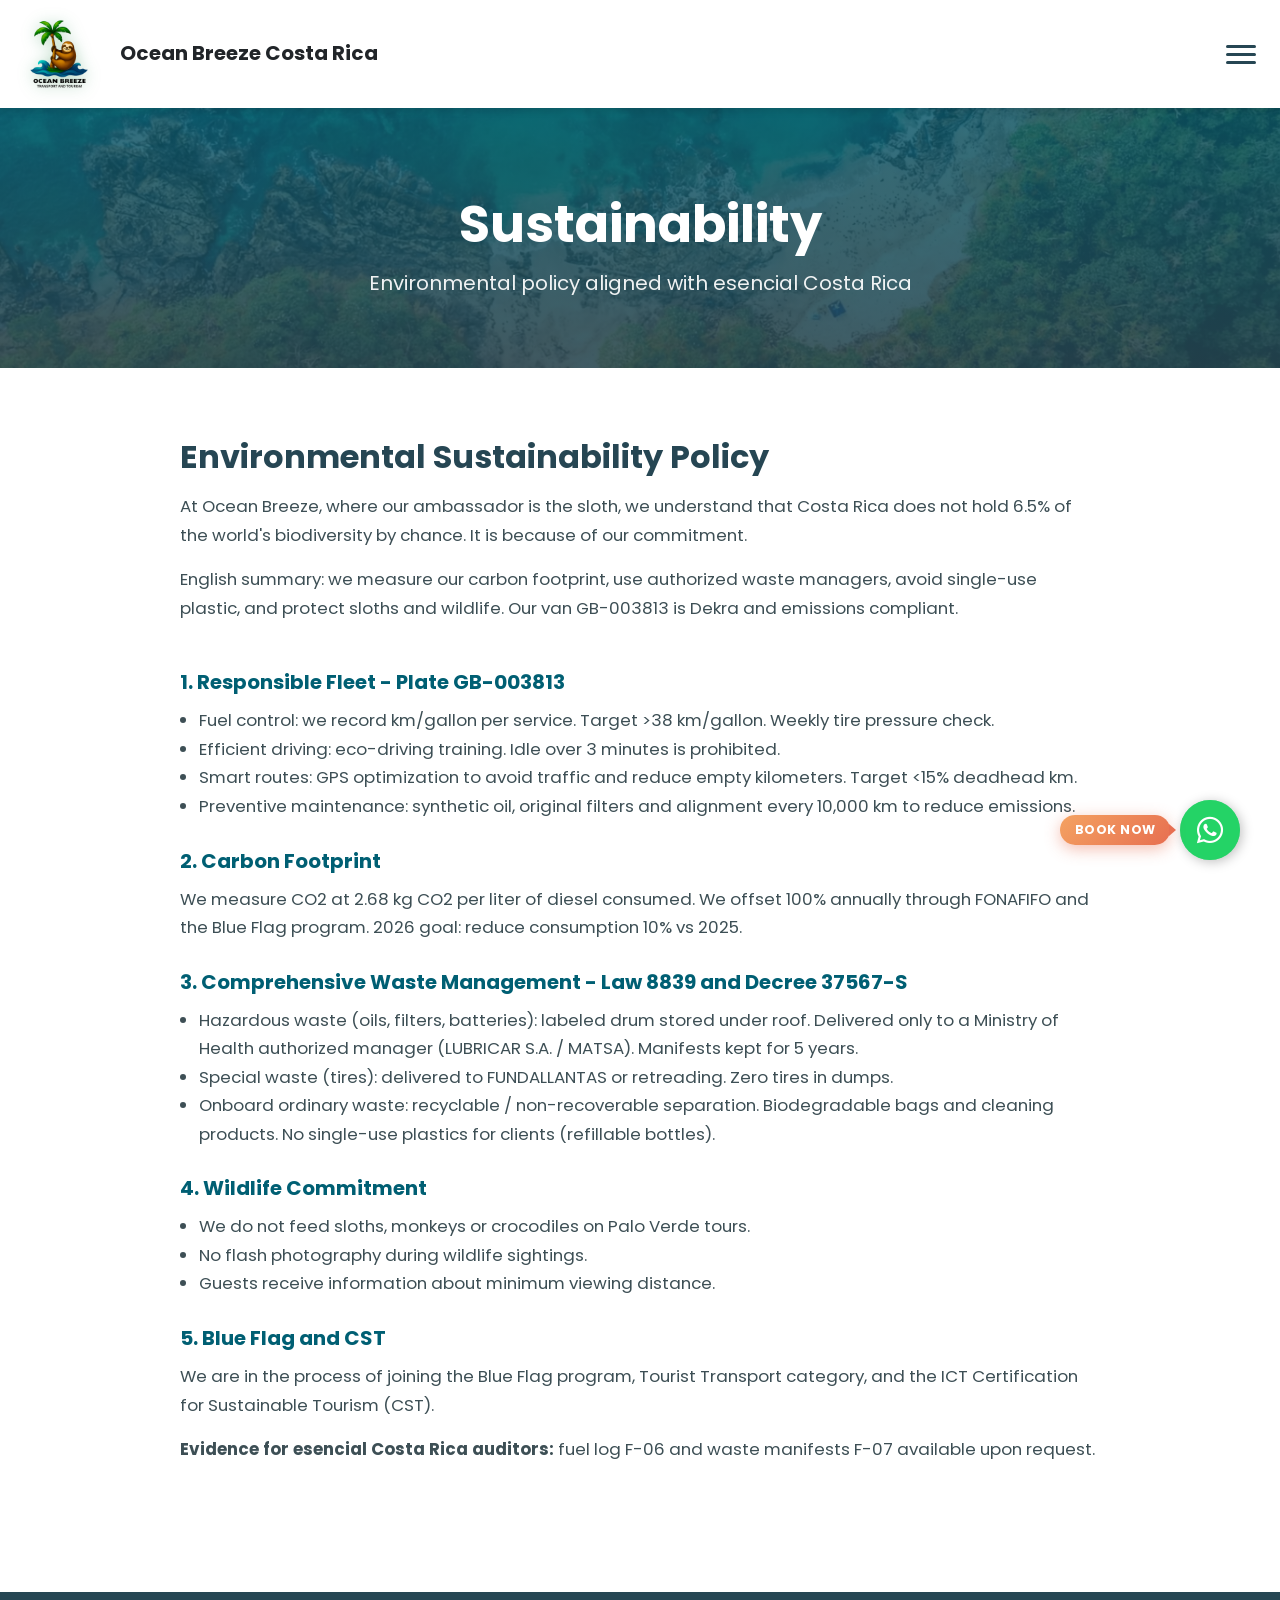
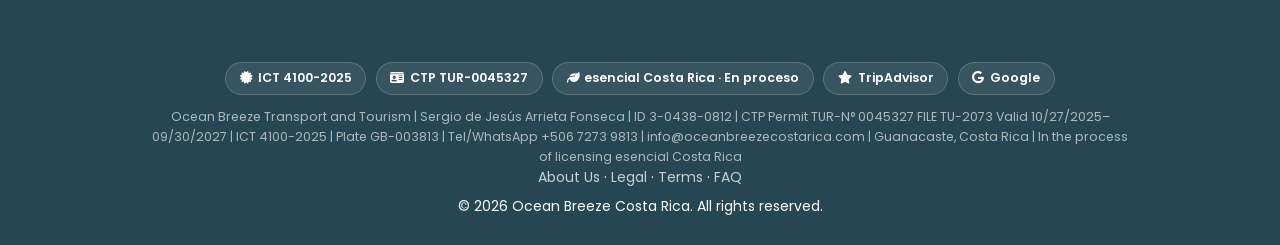
<file: sostenibilidad.html>
<!DOCTYPE html>
<html lang="en">
<head>
    <meta charset="UTF-8">
    <meta name="viewport" content="width=device-width, initial-scale=1.0">
    <title>Sustainability | Ocean Breeze Costa Rica</title>
    <meta name="description" content="Sustainability commitments of Ocean Breeze Costa Rica: responsible tourism, wildlife respect, and local community support in Guanacaste.">
    <meta name="robots" content="index, follow, max-image-preview:large, max-snippet:-1, max-video-preview:-1">
    <link rel="canonical" href="https://oceanbreezecostarica.com/sostenibilidad.html">
    <link rel="icon" type="image/x-icon" href="favicon.ico">
    <meta property="og:type" content="website">
    <meta property="og:locale" content="en_US">
    <meta property="og:site_name" content="Ocean Breeze Costa Rica">
    <meta property="og:title" content="Sustainability | Ocean Breeze Costa Rica">
    <meta property="og:description" content="Responsible tourism, wildlife respect, and local community support in Guanacaste.">
    <meta property="og:url" content="https://oceanbreezecostarica.com/sostenibilidad.html">
    <meta property="og:image" content="https://oceanbreezecostarica.com/images/Fondo-Principal.webp">
    <meta name="twitter:card" content="summary_large_image">
    <meta name="twitter:title" content="Sustainability | Ocean Breeze Costa Rica">
    <meta name="twitter:description" content="Responsible tourism, wildlife respect, and local community support in Guanacaste.">
    <meta name="twitter:image" content="https://oceanbreezecostarica.com/images/Fondo-Principal.webp">
    <link href="https://cdn.jsdelivr.net/npm/bootstrap@5.3.0/dist/css/bootstrap.min.css" rel="stylesheet">
    <link rel="stylesheet" href="https://cdnjs.cloudflare.com/ajax/libs/font-awesome/6.4.0/css/all.min.css">
    <link href="https://unpkg.com/aos@2.3.1/dist/aos.css" rel="stylesheet">
    <link href="https://fonts.googleapis.com/css2?family=Poppins:wght@300;400;600;700&display=swap" rel="stylesheet">
    <link rel="stylesheet" href="css/normalize.css">
    <link rel="stylesheet" href="css/style.css">
    <link rel="stylesheet" href="css/responsive.css">
</head>
<body data-page="sustainability">

    <nav class="navbar navbar-expand-xxl fixed-top" id="navbar">
        <div class="container">
            <a class="navbar-brand" href="index.html">
                <img src="images/Logo Ocean Breeze Editable.webp" alt="Ocean Breeze Costa Rica Logo"> 
                <span class="d-inline ms-2 text-dark fw-bold" id="brand-text">Ocean Breeze Costa Rica</span>
            </a>
            <button class="navbar-toggler bg-light" type="button" data-bs-toggle="collapse" data-bs-target="#navbarNav">
                <span class="navbar-toggler-icon"></span>
            </button>
            <div class="collapse navbar-collapse" id="navbarNav">
                <ul class="navbar-nav ms-auto">
                    <li class="nav-item"><a class="nav-link" href="index.html" data-translate="nav.home">Home</a></li>
                    <li class="nav-item dropdown">
                        <a class="nav-link dropdown-toggle" href="#" id="toursDropdown" role="button" data-bs-toggle="dropdown" data-bs-auto-close="true" data-bs-display="static" aria-expanded="false" data-translate="nav.tours">
                            Tours
                        </a>
                        <ul class="dropdown-menu" aria-labelledby="toursDropdown" data-bs-popper="static">
                            <li><a class="dropdown-item" href="index.html#playa-conchal" data-tour="playa-conchal" data-translate="tours.playa-conchal.name">White Beaches Tour</a></li>
                            <li><a class="dropdown-item" href="index.html#volcan-arenal" data-tour="volcan-arenal" data-translate="tours.volcan-arenal.name">Arenal Volcano and La Fortuna Waterfall</a></li>
                            <li><a class="dropdown-item" href="index.html#monteverde" data-tour="monteverde" data-translate="tours.monteverde.name">Monteverde Cloud Forest</a></li>
                            <li><a class="dropdown-item" href="index.html#borinquen-mountain" data-tour="borinquen-mountain" data-translate="tours.borinquen-mountain.name">Borinquen Mountain Resort & Spa</a></li>
                            <li><a class="dropdown-item" href="index.html#la-leona-waterfall" data-tour="la-leona-waterfall" data-translate="tours.la-leona-waterfall.name">La Leona Waterfall</a></li>
                            <li><a class="dropdown-item" href="index.html#rio-celeste" data-tour="rio-celeste" data-translate="tours.rio-celeste.name">Río Celeste</a></li>
                            <li><a class="dropdown-item" href="index.html#catamaran-sunset" data-tour="catamaran-sunset" data-translate="tours.catamaran-sunset.name">Catamaran Sailing Sunset Tour</a></li>
                            <li><a class="dropdown-item" href="index.html#miravalles" data-tour="miravalles" data-translate="tours.miravalles.name">Miravalles Volcano and Waterfalls</a></li>
                            <li><a class="dropdown-item" href="index.html#rincon-vieja" data-tour="rincon-vieja" data-translate="tours.rincon-vieja.name">Rincón de La Vieja Hiking Tour</a></li>
                            <li><a class="dropdown-item" href="index.html#palo-verde" data-tour="palo-verde" data-translate="tours.palo-verde.name">Palo Verde Jungle and Cultural</a></li>
                            <li><a class="dropdown-item" href="index.html#hacienda-guachipelin" data-tour="hacienda-guachipelin" data-translate="tours.hacienda-guachipelin.name">Hacienda Guachipelin Tubing and Canopy Tour</a></li>
                            <li><a class="dropdown-item" href="index.html#sport-fishing" data-tour="sport-fishing" data-translate="tours.sport-fishing.name">Sport Fishing / Full Day</a></li>
                            <li><a class="dropdown-item" href="index.html#colorado-river-rafting" data-tour="colorado-river-rafting" data-translate="tours.colorado-river-rafting.name">Colorado River Rafting</a></li>
                            <li><a class="dropdown-item" href="index.html#atvs" data-tour="atvs" data-translate="tours.atvs.name">ATVs</a></li>
                            <li><a class="dropdown-item" href="index.html#llanos-cortez-sloth" data-tour="llanos-cortez-sloth" data-translate="tours.llanos-cortez-sloth.name">Llanos de Cortez, sloth and coffee tour</a></li>
                            <li><a class="dropdown-item" href="index.html#paddleboard-kayak" data-tour="paddleboard-kayak" data-translate="tours.paddleboard-kayak.name">Paddleboard and Kayak Tour</a></li>
                        </ul>
                    </li>
                    <li class="nav-item"><a class="nav-link" href="index.html#destinos" data-translate="nav.destinations">Destinations</a></li>
                    <li class="nav-item"><a class="nav-link" href="transporte.html" data-translate="nav.transport">Transport</a></li>
                    <li class="nav-item dropdown">
                        <a class="nav-link dropdown-toggle" href="#" id="companyDropdown" role="button" data-bs-toggle="dropdown" data-bs-auto-close="true" data-bs-display="static" aria-expanded="false" data-translate="nav.company">
                            Company
                        </a>
                        <ul class="dropdown-menu" aria-labelledby="companyDropdown" data-bs-popper="static">
                            <li><a class="dropdown-item" href="nosotros.html" data-translate="nav.about">About Us</a></li>
                            <li><a class="dropdown-item" href="sostenibilidad.html" data-translate="nav.sustainability">Sustainability</a></li>
                            <li><a class="dropdown-item" href="legalidad.html" data-translate="nav.legal">Legal</a></li>
                            <li><a class="dropdown-item" href="terminos.html" data-translate="nav.terms">Terms</a></li>
                            <li><a class="dropdown-item" href="faq.html" data-translate="nav.faq">FAQ</a></li>
                        </ul>
                    </li>
                    <li class="nav-item"><a class="nav-link" href="Contacto.html " data-translate="nav.contact">Contact</a></li>
                    <li class="nav-item">
                        <button class="btn btn-outline-primary ms-2 language-toggle" id="languageToggle" type="button" aria-label="Change language">
                            <i class="fas fa-globe me-1"></i><span id="currentLang">EN</span>
                        </button>
                    </li>
                </ul>
            </div>
        </div>
    </nav>


    <section class="info-hero">
        <div class="container">
            <h1 data-translate="pages.title">Sustainability</h1>
            <p data-translate="pages.subtitle">Environmental policy aligned with esencial Costa Rica</p>
        </div>
    </section>

    <section class="info-page">
        <div class="container">
            <div data-lang="en">
                <div class="info-block" data-aos="fade-up">
                    <h2>Environmental Sustainability Policy</h2>
                    <p>At Ocean Breeze, where our ambassador is the sloth, we understand that Costa Rica does not hold 6.5% of the world's biodiversity by chance. It is because of our commitment.</p>
                    <p>English summary: we measure our carbon footprint, use authorized waste managers, avoid single-use plastic, and protect sloths and wildlife. Our van GB-003813 is Dekra and emissions compliant.</p>
                </div>
                <div class="info-block">
                    <h3>1. Responsible Fleet - Plate GB-003813</h3>
                    <ul>
                        <li>Fuel control: we record km/gallon per service. Target &gt;38 km/gallon. Weekly tire pressure check.</li>
                        <li>Efficient driving: eco-driving training. Idle over 3 minutes is prohibited.</li>
                        <li>Smart routes: GPS optimization to avoid traffic and reduce empty kilometers. Target &lt;15% deadhead km.</li>
                        <li>Preventive maintenance: synthetic oil, original filters and alignment every 10,000 km to reduce emissions.</li>
                    </ul>
                    <h3>2. Carbon Footprint</h3>
                    <p>We measure CO2 at 2.68 kg CO2 per liter of diesel consumed. We offset 100% annually through FONAFIFO and the Blue Flag program. 2026 goal: reduce consumption 10% vs 2025.</p>
                    <h3>3. Comprehensive Waste Management - Law 8839 and Decree 37567-S</h3>
                    <ul>
                        <li>Hazardous waste (oils, filters, batteries): labeled drum stored under roof. Delivered only to a Ministry of Health authorized manager (LUBRICAR S.A. / MATSA). Manifests kept for 5 years.</li>
                        <li>Special waste (tires): delivered to FUNDALLANTAS or retreading. Zero tires in dumps.</li>
                        <li>Onboard ordinary waste: recyclable / non-recoverable separation. Biodegradable bags and cleaning products. No single-use plastics for clients (refillable bottles).</li>
                    </ul>
                    <h3>4. Wildlife Commitment</h3>
                    <ul>
                        <li>We do not feed sloths, monkeys or crocodiles on Palo Verde tours.</li>
                        <li>No flash photography during wildlife sightings.</li>
                        <li>Guests receive information about minimum viewing distance.</li>
                    </ul>
                    <h3>5. Blue Flag and CST</h3>
                    <p>We are in the process of joining the Blue Flag program, Tourist Transport category, and the ICT Certification for Sustainable Tourism (CST).</p>
                    <p><strong>Evidence for esencial Costa Rica auditors:</strong> fuel log F-06 and waste manifests F-07 available upon request.</p>
                </div>
            </div>

            <div data-lang="es" hidden>
                <div class="info-block">
                    <h2>Política de Sostenibilidad Ambiental</h2>
                    <p>En Ocean Breeze, donde nuestro embajador es el perezoso, entendemos que Costa Rica no tiene 6.5% de la biodiversidad por casualidad. Es por nuestro compromiso.</p>
                </div>
                <div class="info-block">
                    <h3>1. Flotilla Responsable - Placa GB-003813</h3>
                    <ul>
                        <li>Control de consumo: registramos km/galón por servicio. Meta &gt;38 km/galón. Revisión semanal de presión de llantas.</li>
                        <li>Conducción eficiente: capacitación en manejo eficiente. Prohibido ralentí mayor a 3 minutos.</li>
                        <li>Rutas inteligentes: optimización GPS para evitar presas y reducir km vacíos. Meta &lt;15% km vacíos.</li>
                        <li>Mantenimiento preventivo: aceite sintético, filtros originales y alineación cada 10.000 km para reducir emisiones.</li>
                    </ul>
                    <h3>2. Huella de Carbono</h3>
                    <p>Medimos CO2: 2.68 kg CO2 por litro de diésel consumido. Compensamos 100% anual vía FONAFIFO y programa Bandera Azul. Objetivo 2026: reducir 10% el consumo vs 2025.</p>
                    <h3>3. Gestión Integral de Residuos - Ley 8839 y Decreto 37567-S</h3>
                    <ul>
                        <li>Peligrosos (aceites, filtros, baterías): almacenamiento en estañón rotulado bajo techo. Entrega exclusiva a gestor autorizado por Ministerio de Salud (LUBRICAR S.A. / MATSA). Guardamos manifiestos 5 años.</li>
                        <li>Especiales (llantas): entrega a FUNDALLANTAS o reencauche. Cero llantas en botadero.</li>
                        <li>Ordinarios en unidad: separación reciclable / no valorizable. Bolsas biodegradables. Limpieza con productos biodegradables. No plásticos de un solo uso para clientes (botellas rellenables).</li>
                    </ul>
                    <h3>4. Compromiso con la Fauna</h3>
                    <ul>
                        <li>No alimentamos perezosos, monos o cocodrilos en tours Palo Verde.</li>
                        <li>No usamos flash en avistamiento de fauna.</li>
                        <li>Informamos al turista sobre respeto a la distancia mínima.</li>
                    </ul>
                    <h3>5. Bandera Azul y CST</h3>
                    <p>En proceso de adhesión al programa Bandera Azul categoría Transporte Turístico y Certificación de Sostenibilidad Turística del ICT.</p>
                    <p><strong>Evidencia para auditor esencial Costa Rica:</strong> bitácora de combustible F-06 y manifiestos de residuos F-07 disponibles.</p>
                </div>
            </div>
        </div>
    </section>

    <footer>
        <div class="container">
            <div class="text-center">
                <div class="footer-seals">
                    <span class="seal-badge"><i class="fas fa-certificate"></i> ICT 4100-2025</span>
                    <span class="seal-badge"><i class="fas fa-id-card"></i> CTP TUR-0045327</span>
                    <span class="seal-badge"><i class="fas fa-leaf"></i> esencial Costa Rica · En proceso</span>
                    <a class="seal-badge" href="https://www.tripadvisor.com/Attraction_Review-g309240-d34116223-Reviews-Ocean_Breeze_Costa_Rica-Liberia_Province_of_Guanacaste.html" target="_blank" rel="noopener noreferrer"><i class="fas fa-star"></i> TripAdvisor</a>
                    <a class="seal-badge" href="https://www.google.com/search?q=Ocean+Breeze+Costa+Rica+Guanacaste" target="_blank" rel="noopener noreferrer"><i class="fab fa-google"></i> Google</a>
                </div>
                <p class="footer-compliance" data-translate="footer.compliance">Ocean Breeze Transport and Tourism | Sergio de Jesús Arrieta Fonseca | ID 3-0438-0812 | CTP Permit TUR-N° 0045327 FILE TU-2073 Valid 10/27/2025–09/30/2027 | ICT 4100-2025 | Plate GB-003813 | Tel/WhatsApp +506 7273 9813 | info@oceanbreezecostarica.com | Guanacaste, Costa Rica | In the process of licensing esencial Costa Rica</p>
                <p class="small mb-2"><a href="nosotros.html" data-translate="nav.about">About Us</a> · <a href="legalidad.html" data-translate="nav.legal">Legal</a> · <a href="terminos.html" data-translate="nav.terms">Terms</a> · <a href="faq.html" data-translate="nav.faq">FAQ</a></p>
                <p class="small mb-2" data-translate="footer.rights">&copy; <span id="currentYear">2026</span> Ocean Breeze Costa Rica. All rights reserved.</p>
            </div>
        </div>
    </footer>
    <a href="https://wa.me/50672739813" class="whatsapp-float" target="_blank" rel="noopener noreferrer" aria-label="Book now on WhatsApp">
        <span class="whatsapp-float-label" data-translate="whatsapp.bookNow">Book now</span>
        <i class="fab fa-whatsapp" aria-hidden="true"></i>
    </a>
    <script src="https://cdn.jsdelivr.net/npm/bootstrap@5.3.0/dist/js/bootstrap.bundle.min.js"></script>
    <script src="https://unpkg.com/aos@2.3.1/dist/aos.js"></script>
    <script src="js/utils.js"></script>
    <script src="js/translations.js"></script>
    <script src="js/i18n.js"></script>
    <script src="js/main.js"></script>
</body>
</html>
</file>
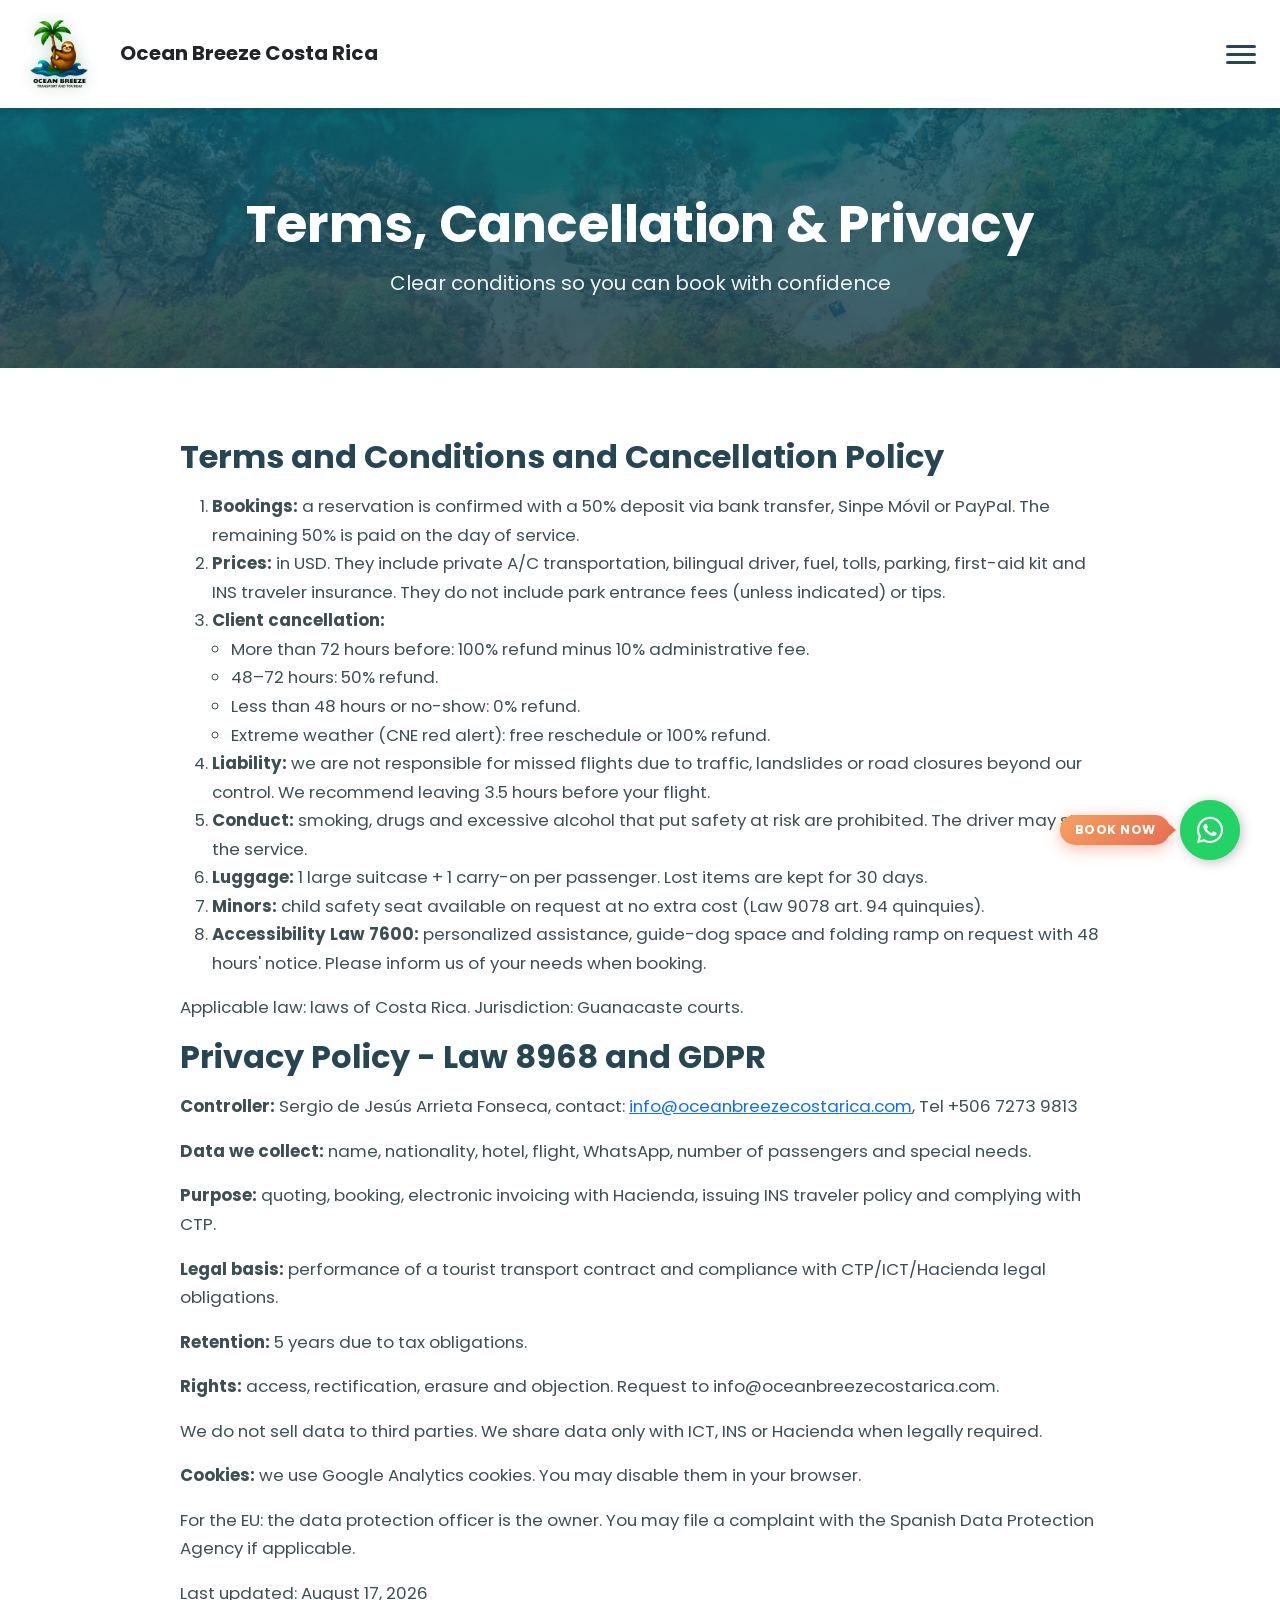
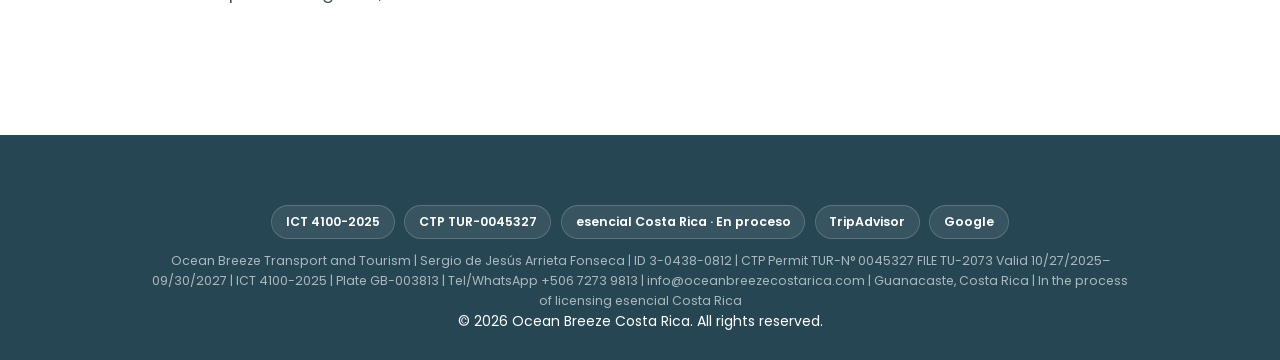
<file: terminos.html>
<!DOCTYPE html>
<html lang="en">
<head>
    <meta charset="UTF-8">
    <meta name="viewport" content="width=device-width, initial-scale=1.0">
    <title>Terms & Privacy | Ocean Breeze Costa Rica</title>
    <meta name="description" content="Terms of service and privacy policy of Ocean Breeze Costa Rica for tours and private transportation in Guanacaste.">
    <meta name="robots" content="index, follow, max-image-preview:large, max-snippet:-1, max-video-preview:-1">
    <link rel="canonical" href="https://oceanbreezecostarica.com/terminos.html">
    <link rel="icon" type="image/x-icon" href="favicon.ico">
    <meta property="og:type" content="website">
    <meta property="og:locale" content="en_US">
    <meta property="og:site_name" content="Ocean Breeze Costa Rica">
    <meta property="og:title" content="Terms & Privacy | Ocean Breeze Costa Rica">
    <meta property="og:description" content="Terms of service and privacy policy for Ocean Breeze Costa Rica tours and transfers.">
    <meta property="og:url" content="https://oceanbreezecostarica.com/terminos.html">
    <meta property="og:image" content="https://oceanbreezecostarica.com/images/Fondo-Principal.webp">
    <meta name="twitter:card" content="summary_large_image">
    <meta name="twitter:title" content="Terms & Privacy | Ocean Breeze Costa Rica">
    <meta name="twitter:description" content="Terms of service and privacy policy for Ocean Breeze Costa Rica tours and transfers.">
    <meta name="twitter:image" content="https://oceanbreezecostarica.com/images/Fondo-Principal.webp">
    <link href="https://cdn.jsdelivr.net/npm/bootstrap@5.3.0/dist/css/bootstrap.min.css" rel="stylesheet">
    <link rel="stylesheet" href="https://cdnjs.cloudflare.com/ajax/libs/font-awesome/6.4.0/css/all.min.css">
    <link href="https://unpkg.com/aos@2.3.1/dist/aos.css" rel="stylesheet">
    <link href="https://fonts.googleapis.com/css2?family=Poppins:wght@300;400;600;700&display=swap" rel="stylesheet">
    <link rel="stylesheet" href="css/normalize.css">
    <link rel="stylesheet" href="css/style.css">
    <link rel="stylesheet" href="css/responsive.css">
</head>
<body data-page="terms">

    <nav class="navbar navbar-expand-xxl fixed-top" id="navbar">
        <div class="container">
            <a class="navbar-brand" href="index.html">
                <img src="images/Logo Ocean Breeze Editable.webp" alt="Ocean Breeze Costa Rica Logo"> 
                <span class="d-inline ms-2 text-dark fw-bold" id="brand-text">Ocean Breeze Costa Rica</span>
            </a>
            <button class="navbar-toggler bg-light" type="button" data-bs-toggle="collapse" data-bs-target="#navbarNav">
                <span class="navbar-toggler-icon"></span>
            </button>
            <div class="collapse navbar-collapse" id="navbarNav">
                <ul class="navbar-nav ms-auto">
                    <li class="nav-item"><a class="nav-link" href="index.html" data-translate="nav.home">Home</a></li>
                    <li class="nav-item dropdown">
                        <a class="nav-link dropdown-toggle" href="#" id="toursDropdown" role="button" data-bs-toggle="dropdown" data-bs-auto-close="true" data-bs-display="static" aria-expanded="false" data-translate="nav.tours">
                            Tours
                        </a>
                        <ul class="dropdown-menu" aria-labelledby="toursDropdown" data-bs-popper="static">
                            <li><a class="dropdown-item" href="index.html#playa-conchal" data-tour="playa-conchal" data-translate="tours.playa-conchal.name">White Beaches Tour</a></li>
                            <li><a class="dropdown-item" href="index.html#volcan-arenal" data-tour="volcan-arenal" data-translate="tours.volcan-arenal.name">Arenal Volcano and La Fortuna Waterfall</a></li>
                            <li><a class="dropdown-item" href="index.html#monteverde" data-tour="monteverde" data-translate="tours.monteverde.name">Monteverde Cloud Forest</a></li>
                            <li><a class="dropdown-item" href="index.html#borinquen-mountain" data-tour="borinquen-mountain" data-translate="tours.borinquen-mountain.name">Borinquen Mountain Resort & Spa</a></li>
                            <li><a class="dropdown-item" href="index.html#la-leona-waterfall" data-tour="la-leona-waterfall" data-translate="tours.la-leona-waterfall.name">La Leona Waterfall</a></li>
                            <li><a class="dropdown-item" href="index.html#rio-celeste" data-tour="rio-celeste" data-translate="tours.rio-celeste.name">Río Celeste</a></li>
                            <li><a class="dropdown-item" href="index.html#catamaran-sunset" data-tour="catamaran-sunset" data-translate="tours.catamaran-sunset.name">Catamaran Sailing Sunset Tour</a></li>
                            <li><a class="dropdown-item" href="index.html#miravalles" data-tour="miravalles" data-translate="tours.miravalles.name">Miravalles Volcano and Waterfalls</a></li>
                            <li><a class="dropdown-item" href="index.html#rincon-vieja" data-tour="rincon-vieja" data-translate="tours.rincon-vieja.name">Rincón de La Vieja Hiking Tour</a></li>
                            <li><a class="dropdown-item" href="index.html#palo-verde" data-tour="palo-verde" data-translate="tours.palo-verde.name">Palo Verde Jungle and Cultural</a></li>
                            <li><a class="dropdown-item" href="index.html#hacienda-guachipelin" data-tour="hacienda-guachipelin" data-translate="tours.hacienda-guachipelin.name">Hacienda Guachipelin Tubing and Canopy Tour</a></li>
                            <li><a class="dropdown-item" href="index.html#sport-fishing" data-tour="sport-fishing" data-translate="tours.sport-fishing.name">Sport Fishing / Full Day</a></li>
                            <li><a class="dropdown-item" href="index.html#colorado-river-rafting" data-tour="colorado-river-rafting" data-translate="tours.colorado-river-rafting.name">Colorado River Rafting</a></li>
                            <li><a class="dropdown-item" href="index.html#atvs" data-tour="atvs" data-translate="tours.atvs.name">ATVs</a></li>
                            <li><a class="dropdown-item" href="index.html#llanos-cortez-sloth" data-tour="llanos-cortez-sloth" data-translate="tours.llanos-cortez-sloth.name">Llanos de Cortez, sloth and coffee tour</a></li>
                            <li><a class="dropdown-item" href="index.html#paddleboard-kayak" data-tour="paddleboard-kayak" data-translate="tours.paddleboard-kayak.name">Paddleboard and Kayak Tour</a></li>
                        </ul>
                    </li>
                    <li class="nav-item"><a class="nav-link" href="index.html#destinos" data-translate="nav.destinations">Destinations</a></li>
                    <li class="nav-item"><a class="nav-link" href="transporte.html" data-translate="nav.transport">Transport</a></li>
                    <li class="nav-item dropdown">
                        <a class="nav-link dropdown-toggle" href="#" id="companyDropdown" role="button" data-bs-toggle="dropdown" data-bs-auto-close="true" data-bs-display="static" aria-expanded="false" data-translate="nav.company">
                            Company
                        </a>
                        <ul class="dropdown-menu" aria-labelledby="companyDropdown" data-bs-popper="static">
                            <li><a class="dropdown-item" href="nosotros.html" data-translate="nav.about">About Us</a></li>
                            <li><a class="dropdown-item" href="sostenibilidad.html" data-translate="nav.sustainability">Sustainability</a></li>
                            <li><a class="dropdown-item" href="legalidad.html" data-translate="nav.legal">Legal</a></li>
                            <li><a class="dropdown-item" href="terminos.html" data-translate="nav.terms">Terms</a></li>
                            <li><a class="dropdown-item" href="faq.html" data-translate="nav.faq">FAQ</a></li>
                        </ul>
                    </li>
                    <li class="nav-item"><a class="nav-link" href="Contacto.html " data-translate="nav.contact">Contact</a></li>
                    <li class="nav-item">
                        <button class="btn btn-outline-primary ms-2 language-toggle" id="languageToggle" type="button" aria-label="Change language">
                            <i class="fas fa-globe me-1"></i><span id="currentLang">EN</span>
                        </button>
                    </li>
                </ul>
            </div>
        </div>
    </nav>


    <section class="info-hero">
        <div class="container">
            <h1 data-translate="pages.title">Terms, Cancellation & Privacy</h1>
            <p data-translate="pages.subtitle">Clear conditions so you can book with confidence</p>
        </div>
    </section>

    <section class="info-page">
        <div class="container">
            <div data-lang="en">
                <div class="info-block">
                    <h2>Terms and Conditions and Cancellation Policy</h2>
                    <ol>
                        <li><strong>Bookings:</strong> a reservation is confirmed with a 50% deposit via bank transfer, Sinpe Móvil or PayPal. The remaining 50% is paid on the day of service.</li>
                        <li><strong>Prices:</strong> in USD. They include private A/C transportation, bilingual driver, fuel, tolls, parking, first-aid kit and INS traveler insurance. They do not include park entrance fees (unless indicated) or tips.</li>
                        <li><strong>Client cancellation:</strong>
                            <ul>
                                <li>More than 72 hours before: 100% refund minus 10% administrative fee.</li>
                                <li>48–72 hours: 50% refund.</li>
                                <li>Less than 48 hours or no-show: 0% refund.</li>
                                <li>Extreme weather (CNE red alert): free reschedule or 100% refund.</li>
                            </ul>
                        </li>
                        <li><strong>Liability:</strong> we are not responsible for missed flights due to traffic, landslides or road closures beyond our control. We recommend leaving 3.5 hours before your flight.</li>
                        <li><strong>Conduct:</strong> smoking, drugs and excessive alcohol that put safety at risk are prohibited. The driver may stop the service.</li>
                        <li><strong>Luggage:</strong> 1 large suitcase + 1 carry-on per passenger. Lost items are kept for 30 days.</li>
                        <li><strong>Minors:</strong> child safety seat available on request at no extra cost (Law 9078 art. 94 quinquies).</li>
                        <li><strong>Accessibility Law 7600:</strong> personalized assistance, guide-dog space and folding ramp on request with 48 hours' notice. Please inform us of your needs when booking.</li>
                    </ol>
                    <p>Applicable law: laws of Costa Rica. Jurisdiction: Guanacaste courts.</p>
                    <h2>Privacy Policy - Law 8968 and GDPR</h2>
                    <p><strong>Controller:</strong> Sergio de Jesús Arrieta Fonseca, contact: <a href="mailto:info@oceanbreezecostarica.com">info@oceanbreezecostarica.com</a>, Tel +506 7273 9813</p>
                    <p><strong>Data we collect:</strong> name, nationality, hotel, flight, WhatsApp, number of passengers and special needs.</p>
                    <p><strong>Purpose:</strong> quoting, booking, electronic invoicing with Hacienda, issuing INS traveler policy and complying with CTP.</p>
                    <p><strong>Legal basis:</strong> performance of a tourist transport contract and compliance with CTP/ICT/Hacienda legal obligations.</p>
                    <p><strong>Retention:</strong> 5 years due to tax obligations.</p>
                    <p><strong>Rights:</strong> access, rectification, erasure and objection. Request to info@oceanbreezecostarica.com.</p>
                    <p>We do not sell data to third parties. We share data only with ICT, INS or Hacienda when legally required.</p>
                    <p><strong>Cookies:</strong> we use Google Analytics cookies. You may disable them in your browser.</p>
                    <p>For the EU: the data protection officer is the owner. You may file a complaint with the Spanish Data Protection Agency if applicable.</p>
                    <p>Last updated: August 17, 2026</p>
                </div>
            </div>
            <div data-lang="es" hidden>
                <div class="info-block">
                    <h2>Términos y Condiciones y Política de Cancelación</h2>
                    <ol>
                        <li><strong>Reservas:</strong> la reserva se confirma con 50% de anticipo vía transferencia, Sinpe Móvil o PayPal. El saldo del 50% se paga el día del servicio.</li>
                        <li><strong>Precios:</strong> en USD. Incluyen transporte privado con A/C, chofer bilingüe, combustible, peajes, parqueos, botiquín y seguros INS de viajeros. No incluyen entradas a parques (salvo indicado) ni propinas.</li>
                        <li><strong>Cancelación del cliente:</strong>
                            <ul>
                                <li>Más de 72 h antes: reembolso 100% menos 10% de gastos administrativos.</li>
                                <li>48-72 h: reembolso 50%.</li>
                                <li>Menos de 48 h o no-show: 0% de reembolso.</li>
                                <li>Condiciones climáticas extremas (alerta roja CNE): reprogramación sin costo o reembolso 100%.</li>
                            </ul>
                        </li>
                        <li><strong>Responsabilidad:</strong> no nos hacemos responsables por vuelos perdidos por atraso por presa, derrumbe o cierre de ruta no imputable. Recomendamos salir 3.5 h antes del vuelo.</li>
                        <li><strong>Conducta:</strong> prohibido fumar, drogas y consumo excesivo de alcohol que ponga en riesgo la seguridad. El chofer puede detener el servicio.</li>
                        <li><strong>Equipaje:</strong> 1 maleta grande + 1 carry on por pasajero. Objetos perdidos se guardan 30 días.</li>
                        <li><strong>Menores:</strong> silla de seguridad para niños bajo solicitud sin costo adicional (Ley 9078 art. 94 quinquies).</li>
                        <li><strong>Accesibilidad Ley 7600:</strong> unidad con asistencia personalizada, espacio para perro guía y rampa plegable bajo solicitud con 48 h. Favor informar necesidades al reservar.</li>
                    </ol>
                    <p>Ley aplicable: leyes de Costa Rica. Jurisdicción: Tribunales de Guanacaste.</p>
                    <h2>Política de Privacidad - Ley 8968 y GDPR</h2>
                    <p><strong>Responsable:</strong> Sergio de Jesús Arrieta Fonseca, contacto: <a href="mailto:info@oceanbreezecostarica.com">info@oceanbreezecostarica.com</a>, Tel +506 7273 9813</p>
                    <p><strong>Datos que recolectamos:</strong> nombre, nacionalidad, hotel, vuelo, WhatsApp, cantidad de pasajeros y necesidades especiales.</p>
                    <p><strong>Finalidad:</strong> cotizar, reservar, facturar electrónicamente ante Hacienda, emitir póliza INS de viajeros y cumplir CTP.</p>
                    <p><strong>Base legal:</strong> ejecución del contrato de transporte turístico y cumplimiento de obligaciones legales CTP/ICT/Hacienda.</p>
                    <p><strong>Conservación:</strong> 5 años por obligación tributaria.</p>
                    <p><strong>Derechos:</strong> acceso, rectificación, supresión y oposición. Solicitud a info@oceanbreezecostarica.com.</p>
                    <p>No vendemos datos a terceros. Compartimos solo con ICT, INS o Hacienda si es requerido legalmente.</p>
                    <p><strong>Cookies:</strong> usamos cookies analíticas de Google Analytics. Puede desactivarlas en el navegador.</p>
                    <p>Para la UE: el Delegado de Protección de Datos es el titular. Reclamación ante la Agencia Española de Protección de Datos si aplica.</p>
                    <p>Fecha de última actualización: 17 de agosto de 2026</p>
                </div>
            </div>
        </div>
    </section>

    <footer>
        <div class="container text-center">
            <div class="footer-seals">
                <span class="seal-badge">ICT 4100-2025</span>
                <span class="seal-badge">CTP TUR-0045327</span>
                <span class="seal-badge">esencial Costa Rica · En proceso</span>
                <a class="seal-badge" href="https://www.tripadvisor.com/Attraction_Review-g309240-d34116223-Reviews-Ocean_Breeze_Costa_Rica-Liberia_Province_of_Guanacaste.html" target="_blank" rel="noopener noreferrer">TripAdvisor</a>
                <a class="seal-badge" href="https://www.google.com/search?q=Ocean+Breeze+Costa+Rica+Guanacaste" target="_blank" rel="noopener noreferrer">Google</a>
            </div>
            <p class="footer-compliance" data-translate="footer.compliance">Ocean Breeze Transport and Tourism | Sergio de Jesús Arrieta Fonseca | ID 3-0438-0812 | CTP Permit TUR-N° 0045327 FILE TU-2073 Valid 10/27/2025–09/30/2027 | ICT 4100-2025 | Plate GB-003813 | Tel/WhatsApp +506 7273 9813 | info@oceanbreezecostarica.com | Guanacaste, Costa Rica | In the process of licensing esencial Costa Rica</p>
            <p class="small mb-2" data-translate="footer.rights">&copy; <span id="currentYear">2026</span> Ocean Breeze Costa Rica. All rights reserved.</p>
        </div>
    </footer>
    <a href="https://wa.me/50672739813" class="whatsapp-float" target="_blank" rel="noopener noreferrer" aria-label="Book now on WhatsApp">
        <span class="whatsapp-float-label" data-translate="whatsapp.bookNow">Book now</span>
        <i class="fab fa-whatsapp" aria-hidden="true"></i>
    </a>
    <script src="https://cdn.jsdelivr.net/npm/bootstrap@5.3.0/dist/js/bootstrap.bundle.min.js"></script>
    <script src="https://unpkg.com/aos@2.3.1/dist/aos.js"></script>
    <script src="js/utils.js"></script>
    <script src="js/translations.js"></script>
    <script src="js/i18n.js"></script>
    <script src="js/main.js"></script>
</body>
</html>
</file>
<file: css/style.css>
/* Variables CSS */
:root {
    --primary-blue: #005f73; /* Azul Océano */
    --primary-green: #2a9d8f; /* Verde Palma */
    --accent-sand: #e9c46a;   /* Arena */
    --dark-text: #264653;
    --light-bg: #f8f9fa;
}

/* Estilos Base */
html {
    overflow-x: hidden;
    width: 100%;
    max-width: 100%;
}

body {
    font-family: 'Poppins', sans-serif;
    color: var(--dark-text);
    overflow-x: hidden;
    width: 100%;
    max-width: 100%;
    position: relative;
}

/* Contenedores principales */
.container {
    max-width: 100%;
    overflow-x: hidden;
}

/* Navbar */
.navbar {
    background-color: white;
    box-shadow: 0 4px 6px rgba(0, 0, 0, 0.1);
    transition: transform 0.4s ease, opacity 0.4s ease;
    padding: 0.1rem 0;
    top: 0;
    transform: translateY(-100%);
    opacity: 0;
    z-index: 1040;
    position: fixed;
    left: 0;
    right: 0;
    width: 100%;
    max-width: 100%;
    overflow: visible;
}

.navbar.navbar-visible {
    transform: translateY(0);
    opacity: 1;
}

.navbar.scrolled {
    background-color: white;
    box-shadow: 0 4px 6px rgba(0, 0, 0, 0.1);
    padding: 0.1rem 0;
}

.navbar .container {
    overflow: visible !important;
    display: flex;
    align-items: center;
    justify-content: space-between;
}

.navbar-brand {
    perspective: 1000px;
    flex-shrink: 0;
    margin-right: 1rem;
}

.navbar-brand img {
    height: 200px;
    max-width: 100%;
    width: auto;
    transition: height 0.3s, filter 0.3s ease;
    filter: drop-shadow(0 2px 8px rgba(5, 118, 47, 0.3));
    animation: flipLogo 1.2s ease-in-out;
    transform-style: preserve-3d;
}

.navbar-brand:hover img {
    filter: drop-shadow(0 4px 12px rgba(42, 157, 143, 0.5));
}

.navbar-nav {
    margin-right: 0;
    overflow: visible;
    align-items: center;
    gap: 0.2rem;
}

.nav-link {
    color: var(--dark-text) !important;
    font-weight: 600;
    font-size: 1.2rem;
    margin-left: 10px;
    position: relative;
    text-decoration: none;
    transition: color 0.3s ease;
    white-space: nowrap;
}

.nav-link:hover {
    color: var(--primary-green) !important;
}

.nav-link::after {
    content: '';
    position: absolute;
    bottom: -5px;
    left: 0;
    width: 0;
    height: 2px;
    background-color: var(--primary-green);
    transition: width 0.3s ease;
}

.nav-link:hover::after {
    width: 100%;
}

.language-toggle {
    border-radius: 8px;
    padding: 0.5rem 1rem;
    font-weight: 600;
    transition: all 0.3s ease;
    border: 2px solid var(--primary-green);
    color: var(--primary-green);
    background-color: transparent;
    white-space: nowrap;
}

.language-toggle:hover {
    background-color: var(--primary-green);
    color: white;
    transform: translateY(-2px);
    box-shadow: 0 4px 8px rgba(42, 157, 143, 0.3);
}

.language-toggle:focus {
    box-shadow: 0 0 0 0.2rem rgba(42, 157, 143, 0.25);
    outline: none;
}

.navbar-toggler {
    border: none;
    padding: 0.5rem 0.75rem;
    border-radius: 8px;
    transition: all 0.3s ease;
    background-color: transparent !important;
    box-shadow: none !important;
    flex-shrink: 0;
}

.navbar-toggler:focus {
    box-shadow: 0 0 0 0.2rem rgba(42, 157, 143, 0.25) !important;
    outline: none;
}

.navbar-toggler-icon {
    background-image: none !important;
    width: 30px;
    height: 3px;
    position: relative;
    display: block;
    background-color: var(--dark-text);
    border-radius: 3px;
    transition: all 0.3s ease;
}

.navbar-toggler-icon::before,
.navbar-toggler-icon::after {
    content: '';
    position: absolute;
    left: 0;
    width: 100%;
    height: 3px;
    background-color: var(--dark-text);
    border-radius: 3px;
    transition: all 0.3s cubic-bezier(0.4, 0, 0.2, 1);
}

.navbar-toggler-icon::before {
    top: -8px;
}

.navbar-toggler-icon::after {
    bottom: -8px;
}

/* Animación hamburguesa */

.navbar-toggler[aria-expanded="true"] .navbar-toggler-icon {
    background-color: transparent;
}

.navbar-toggler[aria-expanded="true"] .navbar-toggler-icon::before {
    top: 0;
    transform: rotate(45deg);
}

.navbar-toggler[aria-expanded="true"] .navbar-toggler-icon::after {
    bottom: 0;
    transform: rotate(-45deg);
}

/* ===========================
   MENÚ DESPLEGABLE
=========================== */

.navbar-collapse {
    transition: all 0.4s cubic-bezier(0.4, 0, 0.2, 1);
}

.navbar-collapse {
    overflow: visible;
}

.nav-item.dropdown {
    position: relative;
}

.dropdown-toggle {
    transition: all 0.3s ease;
}

.dropdown-toggle:hover {
    color: var(--primary-green) !important;
}

.dropdown-toggle[aria-expanded="true"]::after {
    transform: rotate(180deg);
}

.dropdown-menu {
    border: none;
    box-shadow: 0 4px 6px rgba(0, 0, 0, 0.1);
    border-radius: 8px;
    padding: 0.5rem 0;
    margin-top: 0;
    z-index: 1050 !important;
    position: absolute !important;
    left: 0 !important;
    right: auto !important;
    min-width: 250px;
    max-width: 300px;
    max-height: 70vh;
    overflow-y: auto;
    overflow-x: hidden;
    top: 100% !important;
    transform: translateY(-10px);
    opacity: 0;
    visibility: hidden;
    transition: all 0.3s cubic-bezier(0.4, 0, 0.2, 1);
    pointer-events: none;
    scrollbar-width: thin;
    scrollbar-color: rgba(74, 144, 226, 0.3) transparent;
}

.dropdown-menu::-webkit-scrollbar {
    width: 6px;
}

.dropdown-menu::-webkit-scrollbar-track {
    background: transparent;
    border-radius: 10px;
}

.dropdown-menu::-webkit-scrollbar-thumb {
    background-color: rgba(74, 144, 226, 0.3);
    border-radius: 10px;
}

.dropdown-menu::-webkit-scrollbar-thumb:hover {
    background-color: rgba(74, 144, 226, 0.5);
}

.dropdown-menu.show {
    transform: translateY(0);
    opacity: 1;
    visibility: visible;
    pointer-events: auto;
    box-shadow: 0 8px 16px rgba(0, 0, 0, 0.15);
}

.dropdown-item {
    color: var(--dark-text);
    font-weight: 500;
    font-size: 1rem;
    padding: 0.75rem 1.5rem;
    transition: all 0.25s cubic-bezier(0.4, 0, 0.2, 1);
    position: relative;
    transform: translateX(0);
}

.dropdown-item::before {
    content: '';
    position: absolute;
    left: 0;
    top: 0;
    bottom: 0;
    width: 3px;
    background-color: var(--primary-blue);
    transform: scaleY(0);
    transition: transform 0.25s cubic-bezier(0.4, 0, 0.2, 1);
}

.dropdown-item:hover {
    background-color: rgba(74, 144, 226, 0.1);
    color: var(--primary-blue);
    transform: translateX(5px);
    padding-left: 1.75rem;
}

.dropdown-item:hover::before {
    transform: scaleY(1);
}

.dropdown-item:active {
    background-color: rgba(74, 144, 226, 0.2);
    color: var(--primary-blue);
    transform: translateX(3px) scale(0.98);
}

/* Animaciones escalonadas */

.dropdown-menu.show .dropdown-item {
    animation: fadeInUp 0.4s ease forwards;
    opacity: 0;
}

.dropdown-menu.show .dropdown-item:nth-child(1) { animation-delay: 0.05s; }
.dropdown-menu.show .dropdown-item:nth-child(2) { animation-delay: 0.1s; }
.dropdown-menu.show .dropdown-item:nth-child(3) { animation-delay: 0.15s; }
.dropdown-menu.show .dropdown-item:nth-child(4) { animation-delay: 0.2s; }
.dropdown-menu.show .dropdown-item:nth-child(5) { animation-delay: 0.25s; }
.dropdown-menu.show .dropdown-item:nth-child(6) { animation-delay: 0.3s; }
.dropdown-menu.show .dropdown-item:nth-child(7) { animation-delay: 0.35s; }
.dropdown-menu.show .dropdown-item:nth-child(8) { animation-delay: 0.4s; }
.dropdown-menu.show .dropdown-item:nth-child(9) { animation-delay: 0.45s; }
.dropdown-menu.show .dropdown-item:nth-child(10) { animation-delay: 0.5s; }
.dropdown-menu.show .dropdown-item:nth-child(11) { animation-delay: 0.55s; }
.dropdown-menu.show .dropdown-item:nth-child(12) { animation-delay: 0.6s; }

/* ===========================
   FLECHA DROPDOWN
=========================== */

.dropdown-toggle::after {
    content: '▼' !important;
    position: static !important;
    bottom: auto !important;
    left: auto !important;
    width: auto !important;
    height: auto !important;
    background-color: transparent !important;
    margin-left: 8px !important;
    vertical-align: 0.15em !important;
    transition: transform 0.3s ease !important;
    font-size: 0.7em !important;
    color: var(--primary-green) !important;
    display: inline-block !important;
}

/* ===========================
   ANIMACIONES
=========================== */

@keyframes fadeInUp {
    from {
        opacity: 0;
        transform: translateY(10px);
    }

    to {
        opacity: 1;
        transform: translateY(0);
    }
}

@keyframes flipLogo {
    0% {
        opacity: 0;
        transform: rotateY(-90deg) translateY(-20px);
    }

    50% {
        opacity: 0.8;
    }

    100% {
        opacity: 1;
        transform: rotateY(0deg) translateY(0);
    }
}

/* ===========================
   RESPONSIVE: ESCRITORIO
=========================== */

@media (min-width: 1400px) {
    .navbar {
        padding: 0.05rem 0;
    }

    .navbar-brand img {
        height: 150px;
    }

    .navbar-nav {
        gap: 0.3rem;
    }
}

/* ===========================
   RESPONSIVE: TABLETS Y LAPTOPS
   HASTA 1399 PX
=========================== */

@media (max-width: 1399.98px) {

    .navbar {
        padding: 0.3rem 0;
    }

    .navbar .container {
        flex-wrap: wrap;
    }

    .navbar-brand img {
        height: 95px;
    }

    .navbar-toggler {
        display: block !important;
        margin-left: auto;
    }

    .navbar-collapse {
        flex-basis: 100%;
        width: 100%;
        padding: 1rem 0;
    }

    .navbar-collapse:not(.show) {
        display: none;
    }

    .navbar-collapse.show {
        display: block;
    }

    .navbar-nav {
        flex-direction: column;
        align-items: stretch;
        width: 100%;
        gap: 0.5rem;
    }

    .navbar-nav .nav-item {
        width: 100%;
    }

    .navbar-nav .nav-link {
        margin-left: 0;
        padding: 0.75rem 1rem;
        font-size: 1.1rem;
        white-space: normal;
    }

    .language-toggle {
        margin-top: 0.5rem;
        width: 100%;
        justify-content: center;
    }

    .dropdown-menu {
        position: static !important;
        width: 100%;
        max-width: 100%;
        min-width: 0;
        box-shadow: none;
        margin: 0.3rem 0;
    }

    .dropdown-menu.show {
        transform: none;
    }
}

/* ===========================
   RESPONSIVE: MÓVILES
=========================== */

@media (max-width: 767.98px) {

    .navbar-brand img {
        height: 75px;
    }

    .navbar {
        padding: 0.2rem 0;
    }

    .navbar-nav .nav-link {
        font-size: 1rem;
    }

    .navbar-toggler {
        padding: 0.5rem;
    }

    .navbar-toggler-icon {
        width: 27px;
    }
}

/* ===========================
   RESPONSIVE: MÓVILES PEQUEÑOS
=========================== */

@media (max-width: 400px) {

    .navbar-brand img {
        height: 60px;
    }

    .navbar .container {
        padding-left: 12px;
        padding-right: 12px;
    }
}

/* Evitar que la línea aparezca en hover para el dropdown */
.dropdown-toggle:hover::after {
    width: auto !important;
}

/* Hero Section */
.hero {
    height: 100vh;
    background: linear-gradient(rgba(0,0,0,0.3), rgba(0,0,0,0.3)), url('../images/Fondo-Principal.webp');
    background-size: cover;
    background-position: center;
    background-attachment: fixed;
    display: flex;
    align-items: center;
    justify-content: center;
    text-align: center;
    color: white;
    position: relative;
}
.hero-content {
    z-index: 2;
}
.hero h1 {
    font-size: 4rem;
    font-weight: 700;
    text-shadow: 2px 2px 8px rgba(0,0,0,0.6), 0 0 20px rgba(255,255,255,0.3), 0 0 40px rgba(255,255,255,0.2);
    margin-bottom: 1.5rem;
    color: #ffffff;
    filter: brightness(1.1);
}
.hero .lead {
    font-size: 2rem;
    text-shadow: 1px 1px 4px rgba(0,0,0,0.6);
    margin-bottom: 2.5rem;
}
.hero-buttons {
    display: flex;
    gap: 1rem;
    justify-content: center;
    flex-wrap: wrap;
}
.btn-explorar {
    background: linear-gradient(135deg, #4a90e2 0%, #005f73 100%);
    color: white;
    padding: 18px 45px;
    border-radius: 50px;
    font-weight: 600;
    border: none;
    transition: transform 0.3s, box-shadow 0.3s;
    font-size: 1.3rem;
}
.btn-explorar:hover {
    transform: scale(1.05);
    box-shadow: 0 5px 15px rgba(74, 144, 226, 0.4);
    color: white;
}
.btn-reservar {
    background-color: transparent;
    color: white;
    padding: 18px 45px;
    border-radius: 50px;
    font-weight: 600;
    border: 3px solid #90ee90;
    transition: transform 0.3s, background-color 0.3s;
    font-size: 1.3rem;
}
.btn-reservar:hover {
    transform: scale(1.05);
    background-color: rgba(144, 238, 144, 0.2);
    color: white;
    border-color: #90ee90;
}
.scroll-indicator {
    position: absolute;
    bottom: 30px;
    left: 50%;
    transform: translateX(-50%);
    color: white;
    font-size: 2rem;
    animation: bounce 2s infinite;
    z-index: 2;
}
@keyframes bounce {
    0%, 20%, 50%, 80%, 100% {
        transform: translateX(-50%) translateY(0);
    }
    40% {
        transform: translateX(-50%) translateY(-10px);
    }
    60% {
        transform: translateX(-50%) translateY(-5px);
    }
}
/* Tours Section with Nature Background */
.tours-section {
    position: relative;
    background-color: #1a7a6d;
    background-image: 
        linear-gradient(rgba(0, 95, 115, 0.2), rgba(0, 0, 0, 0.25)),
        url('https://images.unsplash.com/photo-1507525428034-b723cf961d3e?ixlib=rb-4.0.3&auto=format&fit=crop&w=2073&q=80');
    background-size: cover;
    background-position: center;
    background-attachment: fixed;
    background-repeat: no-repeat;
    color: white;
    overflow: hidden;
    min-height: 100vh;
}
.tours-section::before {
    content: '';
    position: absolute;
    top: 0;
    left: 0;
    right: 0;
    bottom: 0;
    background: linear-gradient(135deg, rgba(0, 95, 115, 0.1) 0%, rgba(42, 157, 143, 0.1) 100%);
    z-index: 0;
}
.tours-section .container {
    position: relative;
    z-index: 1;
    max-width: 100%;
    overflow-x: hidden;
}
.tours-section h2 {
    color: white;
    text-shadow: 2px 2px 8px rgba(0, 0, 0, 0.5);
    font-size: 3.5rem;
}
.tours-section p {
    color: rgba(255, 255, 255, 0.95);
    text-shadow: 1px 1px 4px rgba(0, 0, 0, 0.3);
    font-size: 1.4rem;
}

/* Destinos Section */
#destinos {
    overflow: visible !important; /* Eliminar scroll de la sección de destinos */
    overflow-x: hidden;
    overflow-y: visible;
}

#destinos h2 {
    font-size: 3.5rem;
}

#destinos p.text-muted {
    font-size: 1.4rem;
}

#destinos .row {
    display: flex;
    flex-wrap: wrap;
}

#destinos .row > [class*="col-"] {
    display: flex;
    flex-direction: column;
}

/* 16 tours: 4 columnas en desktop (4×4), 2 en tablet (8×2) */
@media (min-width: 992px) {
    #destinos .destinations-grid > [class*="col-"] {
        flex: 0 0 auto;
        width: 25%;
        max-width: 25%;
    }

    #destinos .destination-title {
        font-size: 1.2rem;
    }

    #destinos .destination-location {
        font-size: 0.8rem;
    }

    #destinos .destination-description {
        font-size: 0.9rem;
        -webkit-line-clamp: 3;
        line-clamp: 3;
    }

    #destinos .destination-details {
        margin-bottom: 0.85rem;
        padding-bottom: 0.75rem;
    }

    #destinos .destination-price,
    #destinos .destination-duration {
        font-size: 0.8rem;
    }

    #destinos .price-amount {
        font-size: 1.15rem;
    }

    #destinos .btn-destination {
        padding: 10px 14px;
        font-size: 0.9rem;
    }

    #destinos .flip-card {
        min-height: 580px;
    }
}

@media (min-width: 768px) and (max-width: 991.98px) {
    #destinos .destinations-grid > [class*="col-"] {
        flex: 0 0 auto;
        width: 50%;
        max-width: 50%;
    }
}

#destinos .flip-card {
    display: flex;
    flex-direction: column;
    height: 100%;
}

#destinos .container {
    overflow: visible !important; /* Eliminar scroll del contenedor */
}

/* Mapa/Ubicación Section */
#mapa h2 {
    font-size: 3.5rem;
}

#mapa p.text-muted {
    font-size: 1.4rem;
}

/* Services Cards */
.service-card {
    border: 2px solid #90ee90;
    border-radius: 15px;
    background-color: rgba(255, 255, 255, 0.98);
    box-shadow: 0 8px 20px rgba(0, 0, 0, 0.3);
    transition: transform 0.3s, box-shadow 0.3s;
    height: 100%;
    padding: 0;
    backdrop-filter: blur(5px);
}
.service-card:hover {
    transform: translateY(-5px);
    box-shadow: 0 8px 15px rgba(0,0,0,0.15);
}
.service-card .card-body {
    padding: 2rem 1.5rem;
}
.service-icon-wrapper {
    width: 80px;
    height: 80px;
    border-radius: 15px;
    display: flex;
    align-items: center;
    justify-content: center;
    margin: 0 auto 1.5rem;
    transition: transform 0.3s ease, box-shadow 0.3s ease;
}
.service-icon-wrapper:hover {
    transform: scale(1.1) rotate(5deg);
    box-shadow: 0 5px 15px rgba(0,0,0,0.2);
}
.service-icon-wrapper i {
    font-size: 2.5rem;
    color: white;
    transition: transform 0.3s ease;
}
.service-icon-wrapper:hover i {
    transform: scale(1.1);
}
.service-icon-blue {
    background-color: #4a90e2;
}
.service-icon-purple {
    background-color: #9b59b6;
}
.service-icon-teal {
    background-color: #1abc9c;
}
.service-icon-green {
    background-color: #27ae60;
}
.service-card .card-title {
    color: var(--dark-text);
    margin-bottom: 1rem;
    font-size: 1.25rem;
}
.service-card .card-text {
    color: #666;
    line-height: 1.6;
    margin-bottom: 0;
}

/* Destination Cards - Flip Card */
.flip-card {
    background-color: transparent;
    width: 100%;
    height: 100%;
    perspective: 1000px;
}

.flip-card-inner {
    position: relative;
    width: 100%;
    height: 100%;
    text-align: center;
    transition: transform 0.6s;
    transform-style: preserve-3d;
}

.flip-card.flipped .flip-card-inner {
    transform: rotateY(180deg);
}

.flip-card-front,
.flip-card-back {
    position: absolute;
    width: 100%;
    height: 100%;
    -webkit-backface-visibility: hidden;
    backface-visibility: hidden;
    border-radius: 15px;
}

.flip-card-back {
    transform: rotateY(180deg);
}

.destination-card {
    background-color: white;
    border-radius: 15px;
    overflow: hidden;
    box-shadow: 0 4px 6px rgba(0,0,0,0.1);
    transition: transform 0.3s, box-shadow 0.3s;
    height: 100%;
    display: flex;
    flex-direction: column;
}

.flip-card:hover .flip-card-front.destination-card {
    transform: translateY(-5px);
    box-shadow: 0 8px 15px rgba(0,0,0,0.15);
}
.destination-image {
    position: relative;
    width: 100%;
    height: 250px;
    min-height: 250px;
    max-height: 250px;
    overflow: hidden;
    flex-shrink: 0;
}
.destination-image img {
    width: 100%;
    height: 100%;
    min-height: 100%;
    max-width: 100%;
    object-fit: cover;
    object-position: center;
    transition: transform 0.3s;
    display: block;
}
.tour-image-slide {
    position: absolute;
    top: 0;
    left: 0;
    opacity: 0;
    transition: opacity 2s cubic-bezier(0.4, 0, 0.2, 1);
    z-index: 1;
}
.tour-image-slide.active {
    opacity: 1;
    z-index: 2;
}
.destination-card:hover .destination-image img {
    transform: scale(1.05);
}
.destination-overlay {
    position: absolute;
    bottom: 0;
    left: 0;
    right: 0;
    background: linear-gradient(to top, rgba(0,0,0,0.7), transparent);
    padding: 1.5rem;
    color: white;
    z-index: 10;
}

.destination-card--popular {
    box-shadow: 0 6px 22px rgba(233, 196, 106, 0.35);
    border: 2px solid rgba(233, 196, 106, 0.55);
}

.destination-popular-badge {
    position: absolute;
    top: 14px;
    left: -8px;
    z-index: 20;
    display: inline-flex;
    align-items: center;
    gap: 0.35rem;
    padding: 0.45rem 1rem 0.45rem 0.85rem;
    font-size: 0.78rem;
    font-weight: 800;
    letter-spacing: 0.04em;
    text-transform: uppercase;
    color: #fff;
    background: linear-gradient(135deg, #ff6b35 0%, #f7b733 45%, #ff8c42 100%);
    border-radius: 0 999px 999px 0;
    box-shadow: 0 4px 14px rgba(255, 107, 53, 0.45);
    animation: popular-badge-pulse 2s ease-in-out infinite;
    overflow: hidden;
}

.destination-popular-badge::after {
    content: '';
    position: absolute;
    top: 0;
    left: -120%;
    width: 80%;
    height: 100%;
    background: linear-gradient(90deg, transparent, rgba(255, 255, 255, 0.55), transparent);
    animation: popular-badge-shine 2.8s ease-in-out infinite;
}

@keyframes popular-badge-pulse {
    0%, 100% { transform: scale(1); }
    50% { transform: scale(1.04); }
}

@keyframes popular-badge-shine {
    0% { left: -120%; }
    55%, 100% { left: 140%; }
}

.destination-rating {
    display: flex;
    gap: 0.15rem;
    margin-bottom: 0.45rem;
    color: #ffd700;
    font-size: 0.95rem;
    text-shadow: 0 1px 3px rgba(0, 0, 0, 0.45);
    filter: drop-shadow(0 0 4px rgba(255, 215, 0, 0.5));
}

.destination-rating .fa-star {
    animation: star-twinkle 2.2s ease-in-out infinite;
}

.destination-rating .fa-star:nth-child(2) { animation-delay: 0.15s; }
.destination-rating .fa-star:nth-child(3) { animation-delay: 0.3s; }
.destination-rating .fa-star:nth-child(4) { animation-delay: 0.45s; }
.destination-rating .fa-star:nth-child(5) { animation-delay: 0.6s; }

@keyframes star-twinkle {
    0%, 100% { transform: scale(1); opacity: 1; }
    50% { transform: scale(1.12); opacity: 0.85; }
}

.destination-title {
    font-size: 1.5rem;
    font-weight: 700;
    margin: 0 0 0.5rem 0;
    color: white;
}
.destination-location {
    font-size: 0.9rem;
    margin: 0;
    color: white;
    opacity: 0.9;
}
.destination-content {
    padding: 1.5rem;
    flex-grow: 1;
    display: flex;
    flex-direction: column;
    gap: 0;
    min-height: 0;
    overflow: hidden;
}
.destination-description {
    color: #666;
    line-height: 1.6;
    margin-bottom: 1rem;
    flex: 1 1 auto;
    overflow: hidden;
    display: -webkit-box;
    -webkit-box-orient: vertical;
    -webkit-line-clamp: 3;
    line-clamp: 3;
}
.destination-details {
    display: flex;
    justify-content: space-between;
    align-items: center;
    flex-wrap: wrap;
    gap: 0.35rem 0.75rem;
    margin-bottom: 1rem;
    padding-bottom: 0.85rem;
    border-bottom: 1px solid #eee;
    flex-shrink: 0;
}
.destination-duration {
    color: #666;
    font-size: 0.9rem;
}
.destination-duration i {
    color: var(--primary-green);
}
.destination-price {
    color: #666;
    font-size: 0.9rem;
}
.price-amount {
    color: #4a90e2;
    font-size: 1.3rem;
    font-weight: 700;
}
.btn-destination {
    background: linear-gradient(135deg, #4a90e2 0%, #005f73 100%);
    color: white;
    padding: 12px 20px;
    border-radius: 8px;
    text-align: center;
    text-decoration: none;
    font-weight: 600;
    transition: transform 0.3s, box-shadow 0.3s;
    display: block;
    width: 100%;
    border: none;
    cursor: pointer;
    font-family: 'Poppins', sans-serif;
    font-size: 1rem;
    margin: 0;
    margin-top: 0.75rem;
}

.btn-destination:first-of-type {
    margin-top: 0;
}

.btn-destination:hover {
    transform: translateY(-2px);
    box-shadow: 0 5px 15px rgba(74, 144, 226, 0.4);
    color: white;
}

.btn-mas-info {
    margin-bottom: 0;
    margin-top: auto;
    background: linear-gradient(135deg, #2a9d8f 0%, #005f73 100%);
    flex-shrink: 0;
}

.btn-mas-info + .btn-destination {
    margin-top: 0.75rem;
}

.btn-mas-info:hover {
    background: linear-gradient(135deg, #238578 0%, #004a5a 100%);
}

/* Destination Card Back - Parte Trasera */
.destination-card-back {
    background-color: white;
    color: var(--dark-text);
    padding: 0;
    display: flex;
    flex-direction: column;
    box-shadow: 0 4px 6px rgba(0,0,0,0.1);
    overflow: hidden;
    max-height: 100%;
    height: 100%;
}

.destination-back-header {
    padding: 1.5rem 1.5rem 1rem;
    border-bottom: 2px solid #eee;
    background-color: var(--light-bg);
    flex-shrink: 0;
}

.destination-back-title {
    font-size: 1.5rem;
    font-weight: 700;
    margin: 0 0 1rem 0;
    color: var(--dark-text);
}

.destination-tags {
    display: flex;
    flex-wrap: wrap;
    gap: 0.5rem;
}

.tag {
    background-color: rgba(42, 157, 143, 0.1);
    border: 1px solid var(--primary-green);
    color: var(--primary-green);
    padding: 0.3rem 0.8rem;
    border-radius: 5px;
    font-size: 0.85rem;
    font-weight: 600;
}

.destination-tabs {
    display: flex;
    border-bottom: 2px solid #eee;
    background-color: var(--light-bg);
    flex-shrink: 0;
}

.tab-btn {
    flex: 1;
    padding: 1rem;
    background-color: transparent;
    border: none;
    color: var(--dark-text);
    font-weight: 600;
    cursor: pointer;
    transition: background-color 0.3s, color 0.3s;
    font-family: 'Poppins', sans-serif;
    font-size: 0.95rem;
    border-bottom: 3px solid transparent;
}

.tab-btn:hover {
    background-color: rgba(42, 157, 143, 0.1);
    color: var(--primary-green);
}

.tab-btn.active {
    background-color: white;
    color: var(--primary-green);
    border-bottom-color: var(--primary-green);
}

.destination-tab-content {
    padding: 1.5rem;
    flex-grow: 1;
    min-height: 200px;
    max-height: calc(100% - 200px);
    overflow-y: auto;
    padding-bottom: 2rem;
    margin-bottom: 0.5rem;
}

.tab-panel {
    display: none;
    color: var(--dark-text);
    text-align: left;
    line-height: 1.6;
}

.tab-panel.active {
    display: block;
}

.tab-panel ul {
    margin: 1rem 0;
    padding-left: 1.5rem;
    color: #666;
}

.tab-panel li {
    margin-bottom: 0.5rem;
}

.tab-panel strong {
    color: var(--primary-green);
}

.tour-type-buttons {
    display: flex;
    gap: 0.5rem;
    margin-bottom: 1.5rem;
}

.tour-type-btn {
    flex: 1;
    padding: 0.8rem;
    background-color: transparent;
    border: 2px solid var(--primary-green);
    color: var(--primary-green);
    font-weight: 600;
    cursor: pointer;
    transition: background-color 0.3s, color 0.3s, transform 0.3s;
    border-radius: 8px;
    font-family: 'Poppins', sans-serif;
    font-size: 0.9rem;
}

.tour-type-btn:hover {
    background-color: rgba(42, 157, 143, 0.1);
    transform: translateY(-2px);
}

.tour-type-btn.active {
    background: linear-gradient(135deg, var(--primary-green) 0%, var(--primary-blue) 100%);
    border-color: var(--primary-green);
    color: white;
}

.rates-content {
    text-align: center;
}

.rate-price {
    color: var(--dark-text);
    font-size: 1.1rem;
    margin: 0.8rem 0;
    font-weight: 600;
}

.rate-price strong {
    color: var(--primary-green);
    font-size: 1.3rem;
}

.btn-back {
    background-color: transparent;
    color: var(--primary-green);
    border: 2px solid var(--primary-green);
    padding: 0.8rem 1.5rem;
    border-radius: 8px;
    font-weight: 600;
    cursor: pointer;
    transition: background-color 0.3s, transform 0.3s, color 0.3s;
    margin: 0 1.5rem 1.5rem;
    margin-top: auto;
    font-family: 'Poppins', sans-serif;
    font-size: 1rem;
    flex-shrink: 0;
    width: calc(100% - 3rem);
    align-self: center;
    position: relative;
    z-index: 10;
}

.btn-back:hover {
    background-color: rgba(42, 157, 143, 0.1);
    transform: translateY(-2px);
    color: var(--primary-green);
}

/* Ajustes para mejorar la altura de las tarjetas */
.flip-card {
    min-height: 600px;
}

@media (max-width: 768px) {
    .flip-card {
        min-height: 550px;
    }
    
    .destination-tabs {
        flex-direction: column;
    }
    
    .tour-type-buttons {
        flex-direction: column;
    }
    
    .destination-back-header {
        padding: 1rem;
    }
    
    .destination-back-title {
        font-size: 1.2rem;
        margin-bottom: 0.8rem;
    }
    
    .destination-tab-content {
        padding: 1rem;
        padding-bottom: 0.5rem;
        min-height: 150px;
    }
    
    .tab-btn {
        padding: 0.8rem;
        font-size: 0.9rem;
    }
    
    .btn-back {
        margin: 0.5rem 1rem 1rem;
        padding: 0.7rem 1.2rem;
        font-size: 0.95rem;
        width: calc(100% - 2rem);
    }
    
    .destination-card-back {
        overflow-y: auto;
    }
}

/* Transport Section */
.transport-section {
    background-color: var(--light-bg);
    padding: 80px 0;
    margin-top: clamp(8rem, 13vh, 12.5rem);
}
.transport-section h1 {
    font-size: 3.5rem;
    margin-bottom: 1rem;
}

.transport-section p.text-muted {
    font-size: 1.4rem;
}

.transport-section .col-md-5 {
    display: flex;
    flex-direction: column;
    justify-content: center;
    align-items: flex-start;
    padding-left: calc(15rem - 2cm);
    min-height: 600px;
}

.transport-section .list-unstyled {
    margin-bottom: 2rem;
    width: 100%;
}

.transport-section .list-unstyled li {
    color: var(--dark-text);
    font-size: 1.5rem; /* aumentar el tamaño de la fuente de la lista */
    line-height: 1.8;
}

@media (min-width: 992px) {
    .transport-section .list-unstyled {
        width: fit-content;
    }
    
    .transport-section .list-unstyled li {
        white-space: nowrap;
    }
    
    .transport-section .btn-destination.btn-mas-info {
        width: fit-content;
        display: inline-block;
        min-width: 450px; /* Ajusta este valor según lo que necesites para aumentar el ancho del botón */
    }
}

.transport-section .list-unstyled i {
    font-size: 2rem;
}

/* Estilo para el enlace de teléfono en la sección de transporte */
.transport-section .list-unstyled a[href^="tel:"] {
    color: var(--primary-green);
    text-decoration: none;
    font-weight: 600;
    transition: color 0.3s ease, text-decoration 0.3s ease;
}

.transport-section .list-unstyled a[href^="tel:"]:hover {
    color: var(--primary-blue);
    text-decoration: underline;
}
.btn-cotizar-transporte {
    background-color: transparent;
    color: var(--primary-green);
    padding: 18px 45px;
    border-radius: 50px;
    font-weight: 600;
    border: 2px solid var(--primary-green);
    transition: transform 0.3s, background-color 0.3s;
    font-size: 1.7rem;
    text-decoration: none;
    display: inline-block;
}
.btn-cotizar-transporte:hover {
    transform: scale(1.05);
    background-color: rgba(42, 157, 143, 0.1);
    color: var(--primary-green);
    border-color: var(--primary-green);
}
#transportCarousel {
    overflow: hidden;
    min-height: 600px;
}
#transportCarousel .carousel-item {
    height: 600px;
}
#transportCarousel .carousel-item img {
    object-fit: contain;
    height: 100%;
    width: 100%;
    background-color: #f8f9fa;
}
#transportCarousel .carousel-control-prev,
#transportCarousel .carousel-control-next {
    width: 50px;
    height: 50px;
    background-color: rgba(0, 0, 0, 0.5);
    border-radius: 50%;
    top: 50%;
    transform: translateY(-50%);
    opacity: 0.8;
    transition: opacity 0.3s ease;
}
#transportCarousel .carousel-control-prev {
    left: 15px;
}
#transportCarousel .carousel-control-next {
    right: 15px;
}
#transportCarousel .carousel-control-prev:hover,
#transportCarousel .carousel-control-next:hover {
    opacity: 1;
}
#transportCarousel .carousel-indicators {
    margin-bottom: 20px;
}
#transportCarousel .carousel-indicators button {
    width: 12px;
    height: 12px;
    border-radius: 50%;
    background-color: rgba(255, 255, 255, 0.5);
    border: 2px solid rgba(255, 255, 255, 0.8);
}
#transportCarousel .carousel-indicators button.active {
    background-color: var(--primary-green);
    border-color: var(--primary-green);
}

/* Photo Gallery Carousel */
.gallery-section {
    background-color: var(--light-bg);
}

.gallery-carousel {
    overflow: hidden;
    background-color: #f8f9fa;
}

.gallery-carousel-wrap {
    position: relative;
    display: flex;
    align-items: center;
    gap: 0.5rem;
}

.gallery-viewport {
    overflow: hidden;
    flex: 1;
    width: 100%;
}

.gallery-track {
    display: flex;
    will-change: transform;
}

.gallery-slide {
    flex: 0 0 100%;
    height: 520px;
    background-color: #f8f9fa;
    padding: 0.75rem 0.5rem;
    box-sizing: border-box;
}

.gallery-slide--pair {
    display: grid;
    grid-template-columns: 1fr 1fr;
    gap: 1rem;
    padding: 0.75rem 1rem;
}

.gallery-frame {
    display: flex;
    align-items: center;
    justify-content: center;
    height: 100%;
    width: 100%;
    min-height: 0;
    padding: 0.6rem;
    background: linear-gradient(160deg, #ffffff 0%, #f3f4f6 100%);
    border-radius: 16px;
    border: 1px solid rgba(38, 70, 83, 0.1);
    box-shadow:
        0 6px 20px rgba(38, 70, 83, 0.1),
        inset 0 1px 0 rgba(255, 255, 255, 0.95);
    box-sizing: border-box;
}

.gallery-carousel-img {
    display: block;
    object-fit: contain;
    max-height: 100%;
    max-width: 100%;
    width: auto;
    height: auto;
    border-radius: 10px;
    box-shadow: 0 1px 4px rgba(0, 0, 0, 0.06);
}

.gallery-nav {
    flex-shrink: 0;
    width: 50px;
    height: 50px;
    border: none;
    border-radius: 50%;
    background-color: rgba(0, 0, 0, 0.5);
    color: #fff;
    display: inline-flex;
    align-items: center;
    justify-content: center;
    opacity: 0.85;
    transition: opacity 0.3s ease, background-color 0.3s ease;
    z-index: 2;
}

.gallery-nav:hover:not(:disabled) {
    opacity: 1;
    background-color: rgba(0, 0, 0, 0.65);
}

.gallery-nav:disabled {
    opacity: 0.35;
    cursor: not-allowed;
}

.gallery-dots {
    display: flex;
    justify-content: center;
    align-items: center;
    gap: 0.45rem;
    flex-wrap: wrap;
    padding: 1rem 0 0.25rem;
}

.gallery-dot {
    width: 10px;
    height: 10px;
    padding: 0;
    border: 0;
    border-radius: 50%;
    background: #c9c9c9;
    cursor: pointer;
    transition: transform 0.2s ease, background-color 0.2s ease;
}

.gallery-dot.is-active {
    background: #4a90e2;
    transform: scale(1.15);
}

/* Map Section */
.map-container-full {
    width: 100%;
    max-width: 100%;
    margin: 0;
    padding: 0;
    overflow: hidden;
}
.map-container-full iframe {
    width: 100%;
    max-width: 100%;
    height: 450px;
    border: none;
    display: block;
}
.marketing-images-section {
    background-image: url('../images/Background-Image-Marketing.webp');
    background-size: cover;
    background-position: center;
    background-repeat: no-repeat;
    padding: 3rem 0;
    margin-top: 0 !important;
    margin-bottom: 0;
}
#mapa {
    padding-bottom: 0 !important;
}
.map-container-full {
    width: 100%;
    max-width: 100%;
    margin: 0;
    padding: 0;
    overflow: hidden;
    margin-bottom: 0 !important;
}

/* Contact Section */
#contacto {
    padding-bottom: 100px;
    overflow: visible;
    margin-top: clamp(8rem, 13vh, 12.5rem);
}

#contacto h1 {
    font-size: 3.5rem;
    margin-bottom: 1rem;
}

#contacto p.text-muted {
    font-size: 1.4rem;
}

#contacto .row {
    overflow: visible;
}

#contacto form {
    padding-bottom: 20px;
}

#contacto .form-control,
#contacto .form-select,
#contacto textarea.form-control {
    border: 2px solid var(--primary-green); /* borde del formulario */
    border-radius: 50px;
    background-color: transparent;
    padding: 12px 20px;
    transition: transform 0.3s, background-color 0.3s;
}

#contacto .form-control:focus,
#contacto .form-select:focus,
#contacto textarea.form-control:focus {
    border: none;
    background-color: rgba(42, 157, 143, 0.1);
    box-shadow: none;
    outline: none;
}

#contacto textarea.form-control {
    border-radius: 25px;
}

/* Footer */
footer {
    background-color: var(--dark-text);
    color: white;
    padding: 50px 0 20px;
}
.footer-logo {
    height: 280px;
    width: auto;
    max-width: 400px;
    transition: transform 0.3s ease;
    opacity: 1;
}
.footer-logo:hover {
    transform: scale(1.05);
}
footer h5 {
    font-weight: 600;
    margin-bottom: 1rem;
    font-size: 1.1rem;
}
.footer-links {
    line-height: 2;
}
.footer-links a {
    color: rgba(255, 255, 255, 0.7);
    text-decoration: none;
    transition: color 0.3s ease, padding-left 0.3s ease;
    display: inline-block;
}
.footer-links a:hover {
    color: var(--accent-sand);
    padding-left: 5px;
}
.footer-contact {
    line-height: 2;
}
.footer-contact a {
    color: rgba(255, 255, 255, 0.7);
    text-decoration: none;
    transition: color 0.3s ease;
}
.footer-contact a:hover {
    color: var(--accent-sand);
}
.footer-contact i {
    width: 20px;
    text-align: center;
}
.footer-divider {
    border-color: rgba(255, 255, 255, 0.1);
    margin: 2rem 0 1.5rem;
}
.social-icons a {
    color: white;
    font-size: 1.5rem;
    margin: 0 10px;
    transition: color 0.3s, transform 0.3s;
    display: inline-block;
}
.social-icons a:hover {
    color: var(--accent-sand);
    transform: translateY(-3px);
}

/* Iconos de redes sociales más grandes solo en desktop */
@media (min-width: 992px) {
    .social-icons a {
        font-size: 2.5rem; /* Aumentado desde 1.5rem para mejor visibilidad en desktop */
        margin: 0 15px; /* Aumentado el margen para mejor espaciado */
    }
}
footer a.text-white-50 {
    transition: color 0.3s ease;
}
footer a.text-white-50:hover {
    color: var(--accent-sand) !important;
    text-decoration: underline !important;
}
.manakin-labs-link {
    color: #4a90e2 !important;
    font-weight: 700;
    font-size: 1.1rem;
    transition: all 0.3s ease;
    text-shadow: 0 0 10px rgba(74, 144, 226, 0.5);
    display: inline-block;
}
.manakin-labs-link:hover {
    color: #2a9d8f !important;
    text-shadow: 0 0 15px rgba(42, 157, 143, 0.8), 0 0 25px rgba(74, 144, 226, 0.6);
    transform: scale(1.05);
    text-decoration: none !important;
}
footer .col-md-4 {
    text-align: center !important;
}
footer .col-md-4 p.text-white-50 {
    text-align: center !important;
    margin-left: auto !important;
    margin-right: auto !important;
    display: block;
    width: 100%;
}
.footer-marketing-images {
    margin-top: 3rem;
    margin-bottom: 2rem;
}
.footer-marketing-img {
    width: 90%;
    height: auto;
    border-radius: 10px;
    box-shadow: 0 4px 8px rgba(0, 0, 0, 0.3);
    transition: transform 0.3s ease, box-shadow 0.3s ease;
    display: block;
    margin: 0 auto;
}
.footer-marketing-img:hover {
    transform: translateY(-5px);
    box-shadow: 0 6px 12px rgba(0, 0, 0, 0.4);
}

/* Development Banner */
.development-banner {
    position: fixed;
    top: 0;
    left: 0;
    right: 0;
    width: 100%;
    max-width: 100%;
    background: linear-gradient(135deg, #ff9800 0%, #f57c00 100%);
    color: white;
    padding: 0.75rem 0;
    text-align: center;
    z-index: 1030;
    box-shadow: 0 2px 4px rgba(0,0,0,0.2);
    font-size: 0.9rem;
}
.development-banner i {
    font-size: 1rem;
}
.development-banner strong {
    font-weight: 700;
}
.development-banner .development-link {
    color: white;
    text-decoration: underline;
    font-weight: 600;
    transition: opacity 0.3s ease;
}
.development-banner .development-link:hover {
    opacity: 0.8;
    color: white;
}

/* Whatsapp Floating Button */
@keyframes pulse {
    0% {
        box-shadow: 0 0 0 0 rgba(37, 211, 102, 0.7);
    }
    70% {
        box-shadow: 0 0 0 10px rgba(37, 211, 102, 0);
    }
    100% {
        box-shadow: 0 0 0 0 rgba(37, 211, 102, 0);
    }
}

@keyframes bounce {
    0%, 100% {
        transform: translateY(0);
    }
    50% {
        transform: translateY(-10px);
    }
}

@keyframes pulse-ring {
    0% {
        transform: scale(1);
        opacity: 1;
    }
    100% {
        transform: scale(1.5);
        opacity: 0;
    }
}

.tripadvisor-float {
    position: fixed;
    bottom: 40px;
    left: 40px;
    z-index: 99;
    max-width: 130px;
    line-height: 0;
    opacity: 1;
    visibility: visible;
    pointer-events: auto;
    transition: opacity 0.35s ease, visibility 0.35s ease, transform 0.35s ease;
}

.tripadvisor-float.is-hidden {
    opacity: 0;
    visibility: hidden;
    pointer-events: none;
    transform: translateY(10px);
}

.tripadvisor-float .TA_cdsscrollingravenarrow,
.tripadvisor-float [id^="TA_cdsscrollingravenarrow"] {
    margin: 0;
}

.tripadvisor-float iframe,
.tripadvisor-float img {
    max-width: 100%;
    height: auto;
    display: block;
}

.whatsapp-float {
    position: fixed;
    width: 60px;
    height: 60px;
    bottom: 40px;
    right: 40px;
    background-color: #25d366;
    color: #FFF;
    border-radius: 50px;
    text-align: center;
    font-size: 30px;
    box-shadow: 2px 2px 12px rgba(0, 0, 0, 0.25);
    z-index: 100;
    display: flex;
    align-items: center;
    justify-content: center;
    text-decoration: none;
    max-width: calc(100vw - 80px);
    animation: whatsapp-float-bounce 2.4s ease-in-out infinite;
    transition: background-color 0.3s ease, transform 0.3s ease;
}

.whatsapp-float-label {
    position: absolute;
    right: calc(100% + 10px);
    top: 50%;
    transform: translateY(-50%);
    white-space: nowrap;
    background: linear-gradient(135deg, #f4a261 0%, #e76f51 100%);
    color: #fff;
    font-family: 'Poppins', sans-serif;
    font-size: 0.78rem;
    font-weight: 700;
    letter-spacing: 0.04em;
    text-transform: uppercase;
    line-height: 1;
    padding: 0.55rem 0.9rem;
    border-radius: 999px;
    box-shadow: 0 4px 16px rgba(231, 111, 81, 0.45);
    pointer-events: none;
    animation: whatsapp-label-attention 3.6s ease-in-out infinite;
}

.whatsapp-float-label::after {
    content: '';
    position: absolute;
    right: -6px;
    top: 50%;
    transform: translateY(-50%);
    border-width: 6px 0 6px 7px;
    border-style: solid;
    border-color: transparent transparent transparent #e76f51;
}

.whatsapp-float::before {
    content: '';
    position: absolute;
    width: 60px;
    height: 60px;
    border-radius: 50%;
    background-color: #25d366;
    opacity: 0.5;
    animation: pulse-ring 2s cubic-bezier(0.4, 0, 0.6, 1) infinite;
    z-index: -1;
}

.whatsapp-float:hover {
    background-color: #20ba5a;
    color: white;
    transform: scale(1.08);
    animation: none;
}

.whatsapp-float:hover .whatsapp-float-label {
    animation: none;
    background: linear-gradient(135deg, #e76f51 0%, #d65a3c 100%);
    box-shadow: 0 6px 18px rgba(214, 90, 60, 0.5);
}

.whatsapp-float:hover .whatsapp-float-label::after {
    border-color: transparent transparent transparent #d65a3c;
}

.whatsapp-float:hover::before {
    animation: pulse-ring 1s cubic-bezier(0.4, 0, 0.6, 1) infinite;
}

@keyframes whatsapp-float-bounce {
    0%, 100% {
        transform: translateY(0);
    }
    50% {
        transform: translateY(-8px);
    }
}

@keyframes whatsapp-label-attention {
    0%, 70%, 100% {
        transform: translateY(-50%) translateX(0);
        opacity: 1;
    }
    78% {
        transform: translateY(-50%) translateX(-4px);
        opacity: 1;
    }
    86% {
        transform: translateY(-50%) translateX(2px);
    }
    92% {
        transform: translateY(-50%) translateX(-2px);
    }
}

/* Sección reseñas estilo Tripadvisor */
.ta-reviews-section {
    --ta-green: #00aa6c;
    --ta-green-dark: #002b11;
    --ta-text: #2b2b2b;
    --ta-text-muted: #767676;
    --ta-border: #e0e0e0;
    background-color: #ffffff;
    overflow-x: hidden;
}

#comentarios h2,
#galeria h2 {
    font-size: 3.5rem;
    margin-bottom: 1rem;
}

#galeria p.text-muted {
    font-size: 1.4rem;
}

.ta-reviews-section .container {
    max-width: 100%;
    overflow-x: hidden;
}

.ta-tripadvisor-widget-wrap {
    width: 100%;
    max-width: 100%;
    margin: 0 auto;
    overflow: hidden;
    display: flex;
    justify-content: center;
    align-items: flex-start;
    text-align: center;
}

.ta-tripadvisor-widget-wrap .TA_selfserveprop,
.ta-tripadvisor-widget-wrap [id^="TA_selfserveprop"] {
    width: auto !important;
    max-width: 100% !important;
    margin-left: auto !important;
    margin-right: auto !important;
    box-sizing: border-box;
    display: inline-block;
    text-align: left;
}

.ta-tripadvisor-widget-wrap iframe {
    display: block !important;
    max-width: 100% !important;
    margin-left: auto !important;
    margin-right: auto !important;
}

.ta-tripadvisor-widget-wrap table {
    max-width: 100% !important;
    margin-left: auto !important;
    margin-right: auto !important;
}

.ta-tripadvisor-widget-wrap img {
    max-width: 100% !important;
    height: auto;
}

.ta-tripadvisor-widget-wrap ul,
.ta-tripadvisor-widget-wrap li {
    max-width: 100%;
    margin-left: auto;
    margin-right: auto;
}

.ta-reviews-carousel {
    width: 100%;
}

.ta-reviews-carousel-wrap {
    position: relative;
    display: flex;
    align-items: center;
    gap: 0.5rem;
}

.ta-reviews-viewport {
    overflow: hidden;
    flex: 1;
    width: 100%;
}

.ta-reviews-track {
    display: flex;
    will-change: transform;
}

.ta-review-slide {
    flex: 0 0 100%;
    display: flex;
    justify-content: center;
    padding: 0 0.5rem;
    box-sizing: border-box;
}

.ta-reviews-nav {
    flex-shrink: 0;
    width: 42px;
    height: 42px;
    border: 1px solid var(--ta-border);
    border-radius: 50%;
    background: #fff;
    color: var(--ta-green-dark);
    display: inline-flex;
    align-items: center;
    justify-content: center;
    transition: border-color 0.2s ease, box-shadow 0.2s ease, opacity 0.2s ease;
}

.ta-reviews-nav:hover:not(:disabled) {
    border-color: var(--ta-green);
    box-shadow: 0 2px 8px rgba(0, 0, 0, 0.08);
}

.ta-reviews-nav:disabled {
    opacity: 0.35;
    cursor: not-allowed;
}

.ta-reviews-dots {
    display: none;
    justify-content: center;
    align-items: center;
    gap: 0.45rem;
    margin-top: 1rem;
    flex-wrap: wrap;
}

.ta-reviews-dots.is-visible {
    display: flex;
}

.ta-reviews-dot {
    width: 8px;
    height: 8px;
    padding: 0;
    border: 0;
    border-radius: 50%;
    background: #d5d5d5;
    cursor: pointer;
    transition: transform 0.2s ease, background-color 0.2s ease;
}

.ta-reviews-dot.is-active {
    background: var(--ta-green);
    transform: scale(1.15);
}

.ta-review-card {
    width: 100%;
    max-width: 340px;
    background: #fff;
    border: 1px solid var(--ta-border);
    border-radius: 10px;
    padding: 1.1rem 1.15rem 1rem;
    color: var(--ta-text);
    min-height: 100%;
}

.ta-review-user {
    display: flex;
    align-items: center;
    gap: 0.75rem;
}

.ta-review-avatar {
    width: 40px;
    height: 40px;
    border-radius: 50%;
    background: #f2f2f2;
    color: #555;
    font-weight: 700;
    font-size: 1rem;
    display: inline-flex;
    align-items: center;
    justify-content: center;
    flex-shrink: 0;
}

.ta-review-author {
    font-size: 1rem;
    font-weight: 700;
    margin: 0;
    color: #111;
}

.ta-review-contributions {
    margin: 0;
    font-size: 0.8rem;
    color: var(--ta-text-muted);
}

.ta-review-rating {
    display: flex;
    gap: 0.2rem;
    margin: 0.85rem 0 0.75rem;
}

.ta-rating-bubble {
    width: 12px;
    height: 12px;
    border-radius: 50%;
    background: var(--ta-green);
    display: inline-block;
}

.ta-review-text {
    font-size: 0.95rem;
    line-height: 1.45;
    margin: 0 0 0.5rem;
    display: -webkit-box;
    -webkit-line-clamp: 5;
    -webkit-box-orient: vertical;
    overflow: hidden;
}

.ta-review-card.is-expanded .ta-review-text {
    -webkit-line-clamp: unset;
    display: block;
}

.ta-review-read-more {
    border: 0;
    background: transparent;
    color: var(--ta-green-dark);
    font-weight: 700;
    font-size: 0.9rem;
    padding: 0;
    margin-bottom: 0.85rem;
    display: inline-flex;
    align-items: center;
    gap: 0.35rem;
}

.ta-review-read-more i {
    font-size: 0.75rem;
}

.ta-review-of {
    display: inline-block;
    color: var(--ta-green-dark);
    font-weight: 600;
    font-size: 0.9rem;
    text-decoration: underline;
    text-underline-offset: 2px;
    margin-bottom: 0.65rem;
}

.ta-review-of:hover {
    color: var(--ta-green);
}

.ta-review-meta {
    margin: 0 0 0.2rem;
    font-size: 0.88rem;
    color: var(--ta-text);
}

.ta-review-written {
    margin: 0.35rem 0 0;
    font-size: 0.8rem;
    color: var(--ta-text-muted);
}

.ta-review-response {
    margin-top: 0.9rem;
    padding-top: 0.85rem;
    border-top: 1px solid #efefef;
}

.ta-review-response-label {
    margin: 0 0 0.35rem;
    font-size: 0.82rem;
    font-weight: 700;
    color: #333;
}

.ta-review-response-text {
    margin: 0;
    font-size: 0.86rem;
    line-height: 1.4;
    color: #444;
}

.ta-review-response-date {
    margin: 0.45rem 0 0;
    font-size: 0.78rem;
    color: var(--ta-text-muted);
}

@media (min-width: 768px) {
    .ta-review-slide {
        flex: 0 0 50%;
    }
}

@media (min-width: 1200px) {
    .ta-review-slide {
        flex: 0 0 33.3333%;
    }

    .ta-review-card {
        max-width: 100%;
    }
}

/* Institutional pages for esencial Costa Rica */
.info-hero {
    padding: 160px 0 70px;
    background: linear-gradient(rgba(0, 95, 115, 0.82), rgba(38, 70, 83, 0.88)), url('../images/Fondo-Principal.webp') center/cover no-repeat;
    color: #fff;
    text-align: center;
}

.info-hero h1 {
    font-size: 3.2rem;
    font-weight: 700;
    margin-bottom: 0.75rem;
}

.info-hero p {
    font-size: 1.25rem;
    max-width: 760px;
    margin: 0 auto;
    color: rgba(255, 255, 255, 0.92);
}

.info-page {
    padding: 70px 0 80px;
    background: #fff;
}

.info-block {
    max-width: 920px;
    margin: 0 auto 3rem;
}

.info-block h2 {
    color: var(--dark-text);
    font-size: 2rem;
    font-weight: 700;
    margin-bottom: 1rem;
}

.info-block h3 {
    color: #005f73;
    font-size: 1.25rem;
    font-weight: 700;
    margin: 1.75rem 0 0.75rem;
}

.info-block p,
.info-block li {
    color: #3d4f55;
    font-size: 1.05rem;
    line-height: 1.7;
}

.info-block ul {
    padding-left: 1.2rem;
}

.info-card-grid {
    display: grid;
    grid-template-columns: repeat(auto-fit, minmax(230px, 1fr));
    gap: 1.25rem;
    margin-top: 1.5rem;
}

.info-card {
    background: #f8f9fa;
    border: 1px solid rgba(42, 157, 143, 0.18);
    border-radius: 16px;
    padding: 1.4rem;
    box-shadow: 0 8px 22px rgba(38, 70, 83, 0.06);
    height: 100%;
}

.info-card i {
    color: var(--primary-green);
    font-size: 1.5rem;
    margin-bottom: 0.75rem;
}

.info-card h3 {
    font-size: 1.05rem;
    margin: 0 0 0.5rem;
}

.permit-list {
    display: grid;
    gap: 0.85rem;
}

.permit-item {
    background: #f8f9fa;
    border-left: 4px solid #4a90e2;
    border-radius: 10px;
    padding: 0.95rem 1.1rem;
}

.faq-item {
    border: 1px solid #e6ecee;
    border-radius: 12px;
    overflow: hidden;
    margin-bottom: 0.85rem;
}

.faq-item .accordion-button:not(.collapsed) {
    background: rgba(42, 157, 143, 0.12);
    color: var(--dark-text);
    box-shadow: none;
}

.footer-company-links a {
    color: rgba(255, 255, 255, 0.7);
    text-decoration: none;
}

.footer-seals {
    display: flex;
    flex-wrap: wrap;
    gap: 0.6rem;
    justify-content: center;
    align-items: center;
    margin: 1.25rem 0 0.5rem;
}

.seal-badge {
    display: inline-flex;
    align-items: center;
    gap: 0.35rem;
    background: rgba(255, 255, 255, 0.08);
    border: 1px solid rgba(255, 255, 255, 0.18);
    color: #fff;
    border-radius: 999px;
    padding: 0.4rem 0.85rem;
    font-size: 0.78rem;
    font-weight: 600;
    text-decoration: none;
}

a.seal-badge:hover {
    color: var(--accent-sand);
    border-color: var(--accent-sand);
}

.footer-compliance {
    font-size: 0.78rem;
    line-height: 1.6;
    color: rgba(255, 255, 255, 0.62);
    max-width: 980px;
    margin: 0.75rem auto 0;
}

footer .small a {
    color: rgba(255, 255, 255, 0.75);
    text-decoration: none;
}

footer .small a:hover {
    color: var(--accent-sand);
}
</file>
<file: css/responsive.css>
/* Estilos Responsive - Ocean Breeze Costa Rica */

* {
    box-sizing: border-box;
}

img, video, iframe, embed, object {
    max-width: 100%;
    height: auto;
}

/* Tablets y pantallas medianas */
@media (max-width: 992px) {
    .hero h1 {
        font-size: 3rem;
    }
    
    .hero .lead {
        font-size: 1.3rem;
    }
    
    .hero-buttons {
        flex-direction: column;
        align-items: center;
    }
    
    .btn-explorar,
    .btn-reservar {
        width: 100%;
        max-width: 350px;
        padding: 16px 40px;
        font-size: 1.2rem;
    }
    
    .destination-image {
        height: 220px;
        min-height: 220px;
        max-height: 220px;
    }
    
    .destination-title {
        font-size: 1.3rem;
    }
    
    .tours-section {
        background-attachment: scroll;
    }
    
    .tours-section h2 {
        font-size: 2.8rem;
    }
    
    .tours-section p {
        font-size: 1.2rem;
    }
    
    #destinos h2 {
        font-size: 2.8rem;
    }
    
    #destinos p.text-muted {
        font-size: 1.2rem;
    }
    
    .transport-section h2 {
        font-size: 2.8rem;
    }
    
    .transport-section p.text-muted {
        font-size: 1.2rem;
    }
    
    #mapa h2 {
        font-size: 2.8rem;
    }
    
    #mapa p.text-muted {
        font-size: 1.2rem;
    }
    
    #contacto h2 {
        font-size: 2.8rem;
    }
    
    #contacto p.text-muted {
        font-size: 1.2rem;
    }

    #comentarios h2,
    #galeria h2 {
        font-size: 2.8rem;
    }

    #galeria p.text-muted {
        font-size: 1.2rem;
    }

    .info-hero {
        padding: 140px 0 55px;
    }

    .info-hero h1 {
        font-size: 2.6rem;
    }
}

/* Menú hamburguesa (navbar-expand-lg): el panel hace scroll para alcanzar desplegables */
@media (max-width: 1399.98px) {
    .navbar {
        max-height: 100vh;
        max-height: 100dvh;
        overflow: hidden;
    }

    .navbar .container {
        display: flex !important;
        flex-wrap: wrap !important;
        align-items: center !important;
        justify-content: space-between !important;
        overflow: hidden !important;
        max-height: 100vh;
        max-height: 100dvh;
    }

    .navbar-brand {
        flex-shrink: 1;
        min-width: 0;
    }

    .navbar-toggler {
        flex-shrink: 0;
    }

    .navbar-collapse {
        flex-basis: 100%;
        width: 100%;
        min-width: 0;
    }

    .navbar-collapse.show {
        max-height: calc(100vh - 130px);
        max-height: calc(100dvh - 130px);
        overflow-x: hidden !important;
        overflow-y: auto !important;
        -webkit-overflow-scrolling: touch;
        overscroll-behavior: contain;
        touch-action: pan-y;
        padding-bottom: calc(1.25rem + env(safe-area-inset-bottom, 0px));
    }

    .navbar-collapse.show .dropdown-menu {
        position: static !important;
        float: none;
        transform: none !important;
    }

    .navbar-collapse.show .dropdown-menu.show {
        max-height: min(50vh, 24rem) !important;
        overflow-y: auto !important;
        overflow-x: hidden !important;
        -webkit-overflow-scrolling: touch;
        overscroll-behavior: contain;
        touch-action: pan-y;
        opacity: 1 !important;
        visibility: visible !important;
        pointer-events: auto !important;
    }

    #companyDropdown + .dropdown-menu.show,
    .navbar-collapse.show #companyDropdown + .dropdown-menu.show {
        max-height: min(45vh, 20rem) !important;
        overflow-y: auto !important;
    }
}


/* ==========================================
   Dispositivos Móviles (<= 768px)
   ========================================== */
@media (max-width: 768px) {
    html, body {
        overflow-x: hidden;
        width: 100%;
        max-width: 100vw;
    }
    
    .container {
        padding-left: 15px;
        padding-right: 15px;
        max-width: 100%;
        overflow-x: hidden;
    }
    
    .development-banner {
        font-size: 0.75rem;
        padding: 0.5rem 0;
        width: 100%;
        max-width: 100vw;
        left: 0;
        right: 0;
    }
    .development-banner span {
        display: block;
        padding: 0 1rem;
    }
    .development-banner .container {
        padding-left: 0;
        padding-right: 0;
    }
    .navbar {
        top: 0;
        z-index: 1040;
        width: 100%;
        max-width: 100vw;
        left: 0;
        right: 0;
    }
    
    /* Contenedor del navbar en móviles */
    .navbar .container {
        display: flex !important;
        flex-wrap: wrap !important;
        align-items: center !important;
        justify-content: space-between !important;
        padding-left: 15px !important;
        padding-right: 15px !important;
    }
    
    /* Navbar brand en móviles */
    .navbar-brand {
        display: flex !important;
        align-items: center !important;
        flex: 0 1 auto !important;
        margin-right: auto !important;
        max-width: calc(100% - 70px) !important;
    }
    
    /* Botón del menú en móviles */
    .navbar-toggler {
        order: 2 !important;
        flex: 0 0 auto !important;
        margin-left: auto !important;
        margin-right: 0 !important;
        position: relative !important;
        z-index: 1050 !important;
    }
    
    .navbar-nav {
        margin-right: 0;
        padding: 1rem 0;
        background-color: white;
        border-radius: 0 0 12px 12px;
        box-shadow: 0 4px 12px rgba(0,0,0,0.1);
        margin-top: 0.5rem;
    }
    
    .navbar-collapse.show .navbar-nav {
        overflow: visible;
        max-height: none;
        touch-action: auto;
    }
    
    .navbar-collapse {
        transition: all 0.4s cubic-bezier(0.4, 0, 0.2, 1);
    }
    
    .navbar-collapse.collapsing {
        overflow: hidden;
        transition: height 0.35s ease, opacity 0.35s ease;
    }
    
    .navbar-collapse.show {
        animation: slideDown 0.4s cubic-bezier(0.4, 0, 0.2, 1);
        max-height: calc(100vh - 120px);
        max-height: calc(100dvh - 120px);
        overflow-x: hidden !important;
        overflow-y: auto !important;
        -webkit-overflow-scrolling: touch;
        overscroll-behavior: contain;
        touch-action: pan-y;
        padding-bottom: calc(1.5rem + env(safe-area-inset-bottom, 0px));
    }
    
    .navbar-collapse:not(.show) .nav-item.dropdown {
        position: relative;
    }
    
    .navbar-collapse:not(.show) .dropdown-menu {
        position: absolute !important;
        top: 100% !important;
        left: 0 !important;
        right: 0 !important;
        width: 100% !important;
        z-index: 1050 !important;
        background-color: white;
        box-shadow: 0 4px 12px rgba(0,0,0,0.15);
        border-radius: 0 0 12px 12px;
        margin-top: 0;
    }
    
    .navbar-collapse.show .dropdown-menu {
        position: static !important;
    }
    
    .navbar-collapse.show .navbar-nav {
        overflow: visible;
        max-height: none;
    }
    
    @keyframes slideDown {
        from {
            opacity: 0;
            transform: translateY(-20px);
        }
        to {
            opacity: 1;
            transform: translateY(0);
        }
    }
    
    .nav-item {
        margin: 0;
        border-bottom: 1px solid rgba(0,0,0,0.05);
    }
    
    .nav-item:last-child {
        border-bottom: none;
    }
    
    .nav-link {
        padding: 1rem 1.5rem !important;
        margin-left: 0 !important;
        font-size: 1.1rem;
        transition: all 0.3s ease;
        display: flex;
        align-items: center;
        justify-content: space-between;
    }
    
    .nav-link:hover {
        background-color: rgba(42, 157, 143, 0.1);
        padding-left: 2rem !important;
    }
    
    .nav-link::after {
        display: none;
    }
    
    .nav-item.dropdown {
        position: static;
    }
    
    .dropdown-menu {
        position: static !important;
        float: none;
        width: 100%;
        margin-top: 0;
        border: none;
        border-radius: 0;
        box-shadow: none;
        background-color: rgba(42, 157, 143, 0.05);
        padding: 0.5rem 0;
        max-height: 0;
        overflow: hidden;
        transform: none !important;
        opacity: 0 !important;
        visibility: hidden !important;
        pointer-events: none !important;
        transition: max-height 0.3s ease, opacity 0.3s ease, padding 0.3s ease;
    }
    
    .dropdown-menu.show {
        max-height: calc(100vh - 200px) !important;
        opacity: 1 !important;
        visibility: visible !important;
        pointer-events: auto !important;
        padding: 0.5rem 0 5rem 0;
        overflow-y: auto !important;
        overflow-x: hidden !important;
        animation: fadeIn 0.3s ease;
        -webkit-overflow-scrolling: touch !important;
        scrollbar-width: thin;
        scrollbar-color: rgba(42, 157, 143, 0.5) transparent;
        display: block !important;
        min-height: 0 !important;
        height: auto !important;
        touch-action: pan-y !important;
        overscroll-behavior: contain !important;
        will-change: scroll-position;
    }

    .dropdown-item:last-child {
        margin-bottom: 2rem;
        padding-bottom: 1rem !important;
    }

    @keyframes fadeIn {
        from {
            opacity: 0;
            max-height: 0;
        }
        to {
            opacity: 1;
            max-height: calc(100vh - 200px);
        }
    }
    
    .dropdown-menu.show::-webkit-scrollbar {
        width: 6px;
    }
    
    .dropdown-menu.show::-webkit-scrollbar-track {
        background: transparent;
    }
    
    .dropdown-menu.show::-webkit-scrollbar-thumb {
        background-color: rgba(42, 157, 143, 0.5);
        border-radius: 10px;
    }
    
    .dropdown-menu.show::-webkit-scrollbar-thumb:hover {
        background-color: rgba(42, 157, 143, 0.7);
    }
    
    .dropdown-item {
        padding: 0.75rem 2.5rem !important;
        font-size: 0.95rem;
        border-bottom: 1px solid rgba(0,0,0,0.03);
        white-space: normal;
        word-wrap: break-word;
    }
    
    .dropdown-item:hover {
        background-color: rgba(42, 157, 143, 0.15);
        transform: translateX(10px);
        padding-left: 3rem !important;
    }
    
    .dropdown-item::before {
        display: none;
    }
    
    .dropdown-toggle::after {
        content: '▼' !important;
        margin-left: auto;
        margin-right: 0;
        transition: transform 0.3s ease;
        font-size: 0.7em;
        color: var(--primary-green);
        display: inline-block !important;
        position: static !important;
        bottom: auto !important;
        left: auto !important;
        width: auto !important;
        height: auto !important;
        background-color: transparent !important;
    }
    
    .dropdown-toggle[aria-expanded="true"]::after {
        transform: rotate(180deg);
    }
    
    .navbar-toggler {
        border: 2px solid var(--primary-green) !important;
        border-radius: 8px !important;
        padding: 0.5rem !important;
        min-width: 42px !important;
        min-height: 42px !important;
        position: relative !important;
        top: auto !important;
        right: auto !important;
        left: auto !important;
        bottom: auto !important;
        transform: none !important;
        float: none !important;
    }
    
    .navbar-toggler-icon {
        width: 28px;
        height: 3px;
    }
    
    .navbar-toggler-icon::before,
    .navbar-toggler-icon::after {
        height: 3px;
    }
    
    .navbar-toggler-icon::before,
    .navbar-toggler-icon::after,
    .navbar-toggler-icon span {
        background-color: var(--primary-green);
    }

    .hero {
        height: 100vh;
        background-attachment: scroll;
    }
    
    .hero h1 {
        font-size: 2.5rem;
    }
    
    .hero .lead {
        font-size: 1.1rem;
    }
    
    .navbar-brand img {
        height: 80px;
    }
    
    #brand-text {
        font-size: 1rem;
    }
    
    .service-card {
        margin-bottom: 1.5rem;
    }
    
    .destination-card {
        margin-bottom: 1.5rem;
        display: flex;
        flex-direction: column;
        overflow: hidden;
    }
    
    .destination-image {
        height: 200px;
        min-height: 200px;
        max-height: 200px;
        position: relative;
        z-index: 1;
    }
    
    .destination-overlay {
        padding: 1rem;
        z-index: 2;
    }
    
    .destination-title {
        font-size: 1.2rem;
        margin-bottom: 0.3rem;
    }
    
    .destination-location {
        font-size: 0.85rem;
    }
    
    .destination-content {
        padding: 1rem;
        position: relative;
        z-index: 1;
        margin-top: 0;
        gap: 0;
    }
    
    .btn-destination {
        margin-top: 0.75rem;
        width: 100%;
        text-align: center;
    }
    
    .btn-destination:first-of-type {
        margin-top: 0;
    }
    
    .btn-mas-info {
        margin-bottom: 0;
        margin-top: auto;
    }
    
    .btn-mas-info + .btn-destination {
        margin-top: 0.75rem;
    }
    
    .tours-section h2 {
        font-size: 2.2rem;
    }
    
    .tours-section p {
        font-size: 1.1rem;
    }
    
    #destinos {
        padding-bottom: 2rem !important;
        overflow: visible !important;
        overflow-x: hidden;
        overflow-y: visible;
    }
    
    #destinos .container {
        overflow: visible !important;
    }
    
    #destinos h2 {
        font-size: 2.2rem;
    }
    
    #destinos p.text-muted {
        font-size: 1.1rem;
    }
    
    #destinos .row {
        margin-bottom: 2rem;
    }
    
    #destinos .row > [class*="col-"]:last-child {
        margin-bottom: 2rem;
    }
    
    .transport-section h2 {
        font-size: 2.2rem;
    }
    
    .transport-section p.text-muted {
        font-size: 1.1rem;
    }
    
    #mapa h2 {
        font-size: 2.2rem;
    }
    
    #mapa p.text-muted {
        font-size: 1.1rem;
    }
    
    #contacto h2 {
        font-size: 2.2rem;
    }
    
    #contacto p.text-muted {
        font-size: 1.1rem;
    }

    #comentarios h2,
    #galeria h2 {
        font-size: 2.2rem;
    }

    #galeria p.text-muted {
        font-size: 1.1rem;
    }

    .info-hero {
        padding: 130px 0 45px;
    }

    .info-hero h1 {
        font-size: 2.1rem;
    }

    .info-hero p {
        font-size: 1.05rem;
    }
    
    .destination-description {
        font-size: 0.9rem;
        margin-bottom: 1rem;
    }
    
    .destination-details {
        flex-direction: column;
        align-items: flex-start;
        gap: 0.5rem;
        margin-bottom: 0.75rem;
        padding-bottom: 0.75rem;
    }
    
    .destination-image img {
        display: block;
        width: 100%;
        height: 100%;
        object-fit: cover;
    }
    
    .flip-card-front.destination-card {
        overflow: hidden;
    }
    
    .transport-section {
        padding: 50px 0;
    }
    
    .transport-section .col-md-5 {
        text-align: center;
        display: flex !important;
        flex-direction: column;
        align-items: center;
        justify-content: center;
        padding-left: 0 !important;
        min-height: auto;
    }
    
    .transport-section .list-unstyled {
        text-align: center;
        width: 100%;
        max-width: 100%;
        margin: 0 auto 2rem;
        display: flex;
        flex-direction: column;
        align-items: center;
    }
    
    .transport-section .list-unstyled li {
        display: flex;
        align-items: center;
        justify-content: center;
        text-align: center;
        font-size: 1.15rem;
    }
    
    .transport-section .list-unstyled i {
        font-size: 1.3rem;
    }
    
    .transport-section .btn-destination.btn-mas-info {
        display: block;
        margin: 0 auto;
        width: auto;
        text-align: center;
    }
    
    .tripadvisor-float {
        bottom: 20px;
        left: 12px;
        max-width: 90px;
        z-index: 90;
    }

    .whatsapp-float {
        width: 50px;
        height: 50px;
        bottom: 20px;
        right: 16px;
        font-size: 24px;
        max-width: calc(100vw - 40px);
        z-index: 110;
    }

    .whatsapp-float-label {
        right: auto;
        left: 50%;
        top: auto;
        bottom: calc(100% + 10px);
        font-size: 0.65rem;
        padding: 0.4rem 0.65rem;
        transform: translateX(-50%);
        animation: whatsapp-label-attention-mobile 3.6s ease-in-out infinite;
    }

    .whatsapp-float-label::after {
        right: auto;
        left: 50%;
        top: auto;
        bottom: -6px;
        transform: translateX(-50%);
        border-width: 7px 6px 0 6px;
        border-color: #e76f51 transparent transparent transparent;
    }

    .whatsapp-float:hover .whatsapp-float-label {
        transform: translateX(-50%);
    }

    .whatsapp-float:hover .whatsapp-float-label::after {
        border-color: #d65a3c transparent transparent transparent;
    }

    .whatsapp-float::before {
        width: 50px;
        height: 50px;
    }

    @keyframes whatsapp-label-attention-mobile {
        0%, 70%, 100% {
            transform: translateX(-50%) translateY(0);
        }
        78% {
            transform: translateX(-50%) translateY(-4px);
        }
        86% {
            transform: translateX(-50%) translateY(2px);
        }
        92% {
            transform: translateX(-50%) translateY(-2px);
        }
    }
    
    section {
        width: 100%;
        max-width: 100%;
        overflow-x: hidden;
        overflow-y: visible;
    }
    
    .tours-section {
        min-height: auto;
        overflow: hidden;
    }
    
    .destination-tab-content {
        overflow-y: auto;
        max-height: calc(100% - 180px);
        padding-bottom: 2rem;
        margin-bottom: 0.5rem;
    }
    
    .flip-card-back {
        overflow-y: visible;
    }
    
    .destination-card-back {
        overflow-y: visible !important;
        height: auto;
        min-height: 100%;
    }
    
    .btn-back {
        margin-top: 1rem;
        position: relative;
        z-index: 10;
    }
    
    body, html {
        overflow-x: hidden;
        position: relative;
    }
    
    .hero {
        overflow: hidden;
    }
    
    .tours-section::before {
        background-attachment: scroll;
    }
    
    img {
        max-width: 100%;
        height: auto;
    }
    
    .carousel {
        max-width: 100%;
        overflow: hidden;
    }
    
    .carousel-item img {
        max-width: 100%;
        width: 100%;
    }
    
    .scroll-indicator {
        font-size: 1.5rem;
        bottom: 20px;
    }
    
    .footer-logo {
        height: 200px;
        max-width: 320px;
    }
    
    footer .col-md-4 {
        text-align: center !important;
    }
    footer .col-md-4 p.text-white-50 {
        text-align: center !important;
        margin-left: auto !important;
        margin-right: auto !important;
        display: block;
        width: 100%;
    }
    
    footer h5 {
        font-size: 1rem;
        margin-top: 1.5rem;
        text-align: center;
    }
    
    footer .row > div:first-child h5 {
        margin-top: 0;
    }
    
    footer .footer-links {
        text-align: center;
        display: flex;
        flex-direction: column;
        align-items: center;
    }
    
    footer .footer-links li {
        text-align: center;
    }
    
    footer .social-icons {
        justify-content: center;
    }

    .ta-reviews-section .container {
        padding-left: 1rem;
        padding-right: 1rem;
    }

    .ta-tripadvisor-widget-wrap {
        padding: 0;
        overflow-x: hidden;
        justify-content: center;
    }

    .ta-tripadvisor-widget-wrap .TA_selfserveprop,
    .ta-tripadvisor-widget-wrap [id^="TA_selfserveprop"] {
        min-width: 0 !important;
        width: auto !important;
        max-width: calc(100vw - 2rem) !important;
    }

    .ta-tripadvisor-widget-wrap iframe {
        width: auto !important;
        max-width: calc(100vw - 2rem) !important;
        margin-left: auto !important;
        margin-right: auto !important;
    }

    .ta-reviews-carousel-wrap {
        gap: 0.35rem;
    }

    .ta-reviews-nav {
        width: 38px;
        height: 38px;
    }

    .ta-review-slide {
        padding: 0 0.35rem;
    }

    .ta-review-card {
        max-width: min(340px, calc(100vw - 7rem));
    }

    .gallery-section .container {
        padding-left: 0.5rem;
        padding-right: 0.5rem;
    }

    .gallery-carousel-wrap {
        position: relative;
        gap: 0;
    }

    .gallery-viewport {
        width: 100%;
    }

    .gallery-slide {
        height: min(72vh, 480px);
        padding: 0.5rem 0.35rem;
    }

    .gallery-slide--pair {
        padding: 0.5rem 0.5rem;
        gap: 0.65rem;
    }

    .gallery-frame {
        padding: 0.45rem;
        border-radius: 12px;
    }

    .gallery-carousel-img {
        width: 100%;
        height: 100%;
        object-fit: contain;
        border-radius: 8px;
    }

    .gallery-nav {
        position: absolute;
        top: 50%;
        transform: translateY(-50%);
        width: 38px;
        height: 38px;
        font-size: 0.85rem;
        z-index: 3;
    }

    .gallery-prev {
        left: 8px;
    }

    .gallery-next {
        right: 8px;
    }

    .gallery-dots {
        padding: 0.75rem 0.25rem 0.15rem;
        gap: 0.35rem;
    }

    .gallery-dot {
        width: 8px;
        height: 8px;
    }
    
    footer .footer-contact {
        text-align: center;
        display: flex;
        flex-direction: column;
        align-items: center;
    }
    
    footer .footer-contact li {
        text-align: center;
        display: flex;
        align-items: center;
        justify-content: center;
    }
    
    .footer-marketing-images {
        margin-top: 2rem;
        margin-bottom: 1.5rem;
    }
    
    .footer-marketing-img {
        margin-bottom: 1rem;
    }
}

/* Pantallas muy pequeñas */
@media (max-width: 576px) {
    .hero h1 {
        font-size: 2rem;
    }
    
    .hero .lead {
        font-size: 1rem;
    }
    
    .btn-explorar,
    .btn-reservar {
        padding: 14px 30px;
        font-size: 1.1rem;
    }
    
    .nav-link {
        margin-left: 0;
        padding: 0.5rem 0;
    }
    
    #brand-text {
        font-size: 0.95rem;
    }
    
    .footer-logo {
        height: 180px;
        max-width: 280px;
    }
    
    .social-icons a {
        font-size: 1.2rem;
        margin: 0 8px;
    }
    
    .footer-marketing-images {
        margin-top: 1.5rem;
        margin-bottom: 1rem;
    }
    
    .destination-image {
        height: 180px;
        min-height: 180px;
        max-height: 180px;
    }
    
    .destination-overlay {
        padding: 0.75rem;
    }
    
    .destination-title {
        font-size: 1.1rem;
    }
    
    .destination-location {
        font-size: 0.8rem;
    }
    
    .destination-content {
        padding: 0.75rem;
    }
}
</file>
